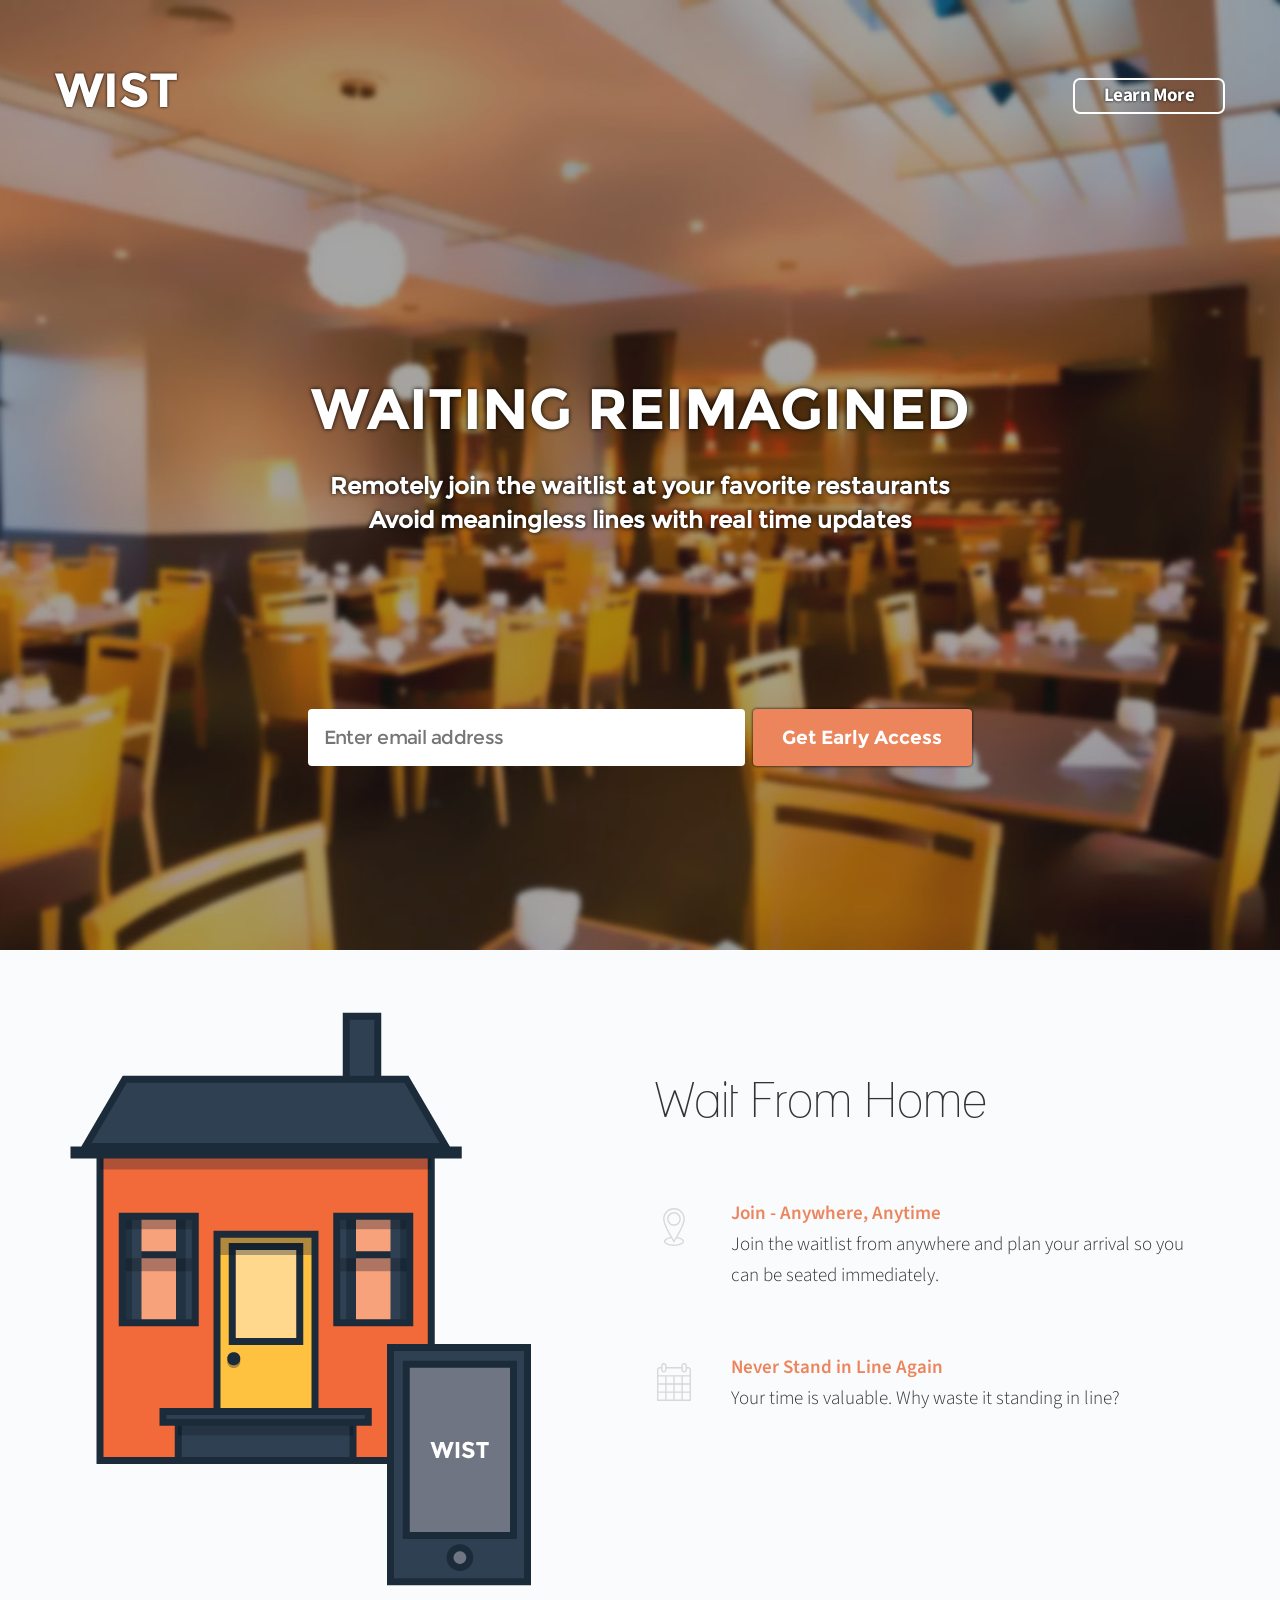
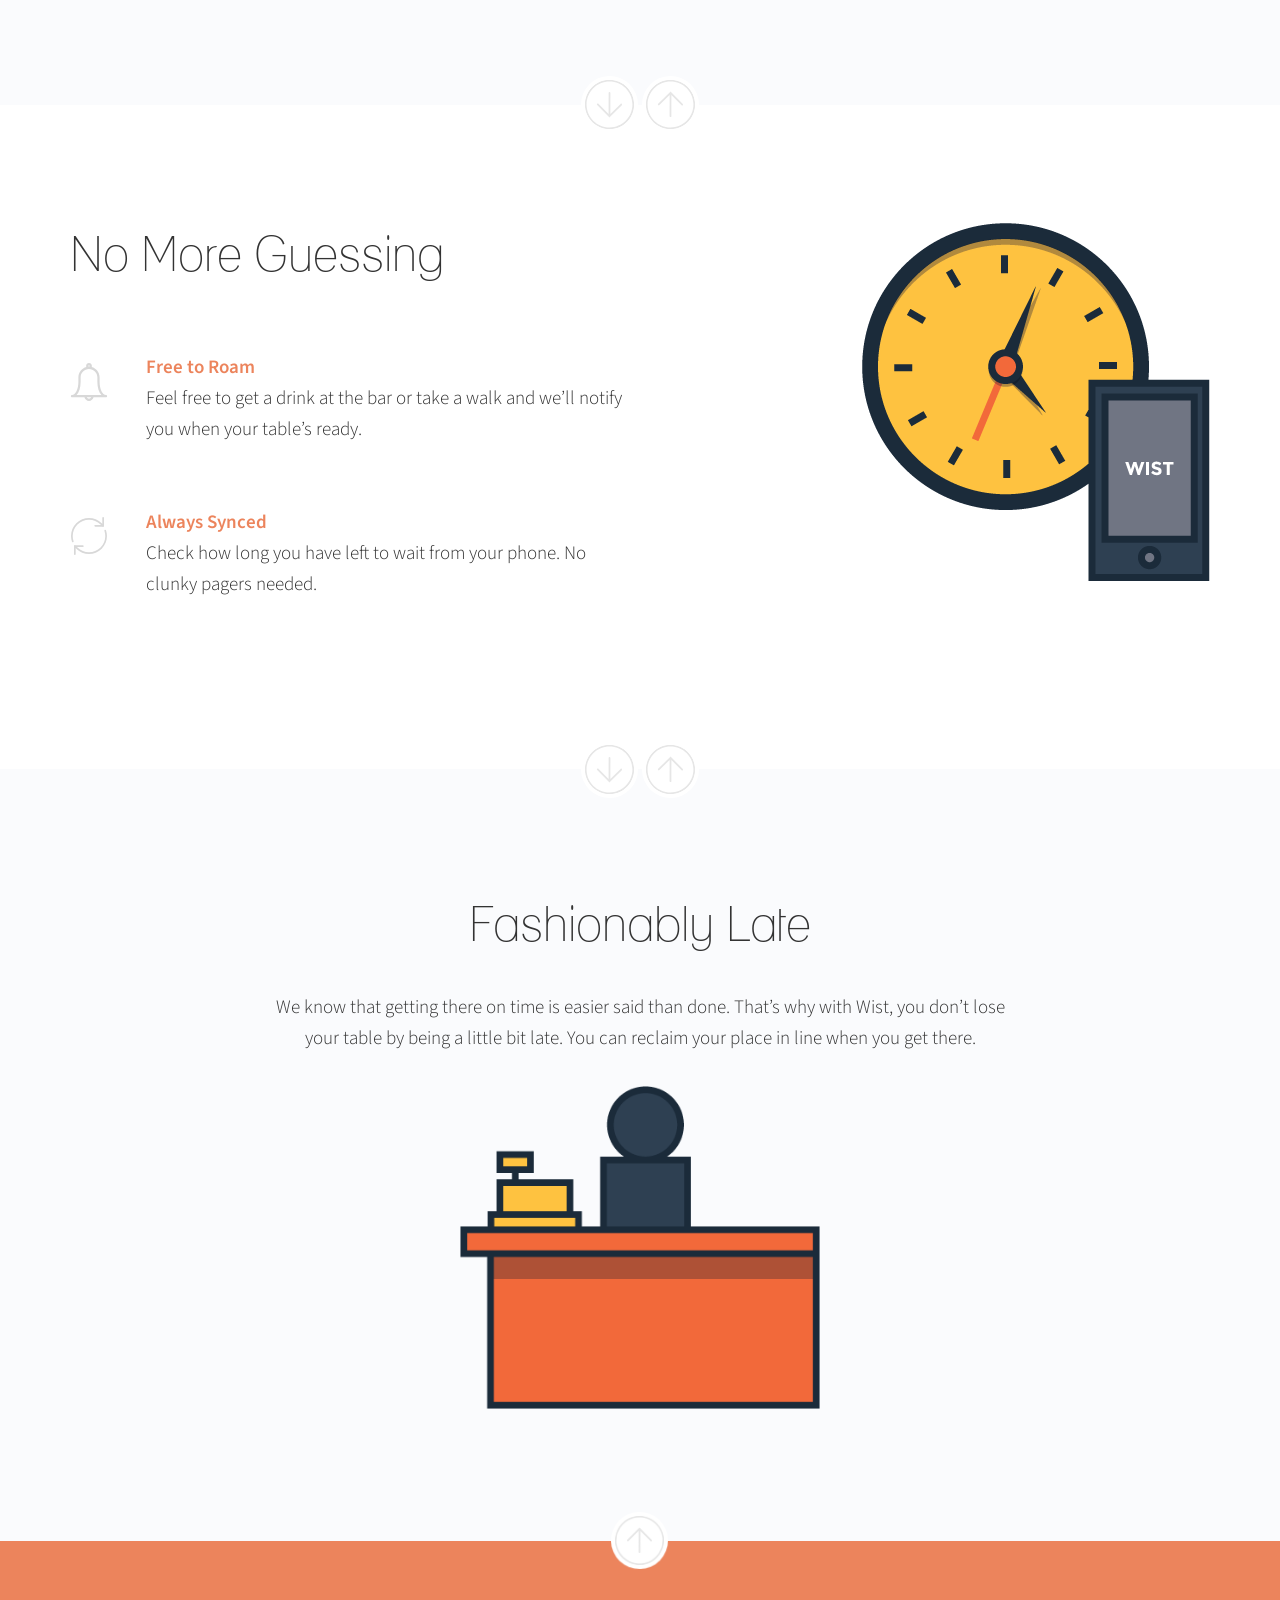
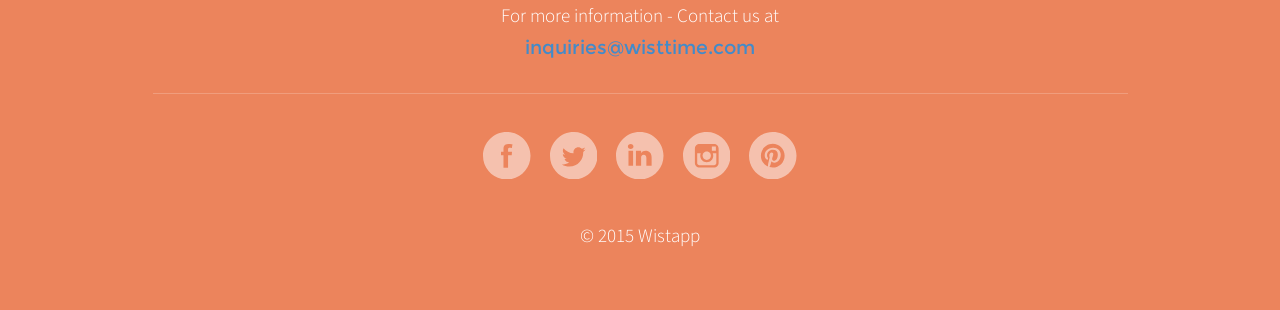
<file: index.html>
<!DOCTYPE html>
<html>
<head>
    <title>Wist</title>
    <meta http-equiv="Content-Type" content="text/html; charset=UTF-8"/>
    <meta name="viewport" content="width=device-width, initial-scale=1, maximum-scale=1">

    <!-- CSS Files comes here -->
    <link href="bower_components/toastr/toastr.css" rel="stylesheet"/>
    <link href="css/bootstrap.css" rel="stylesheet" media="screen">
    <link href="css/style.css" rel="stylesheet" media="screen">
    <link href="css/animate.css" rel="stylesheet" media="screen">
    <link href="css/owl.carousel.css" rel="stylesheet" media="screen">
    <link href="css/owl.theme.css" rel="stylesheet" media="screen">
    <link href="css/nivo-lightbox.css" rel="stylesheet" media="screen">
    <link href="css/nivo_lightbox_themes/default/default.css" rel="stylesheet" media="screen">
    <link href="css/colors/green.css" rel="stylesheet" media="screen">
    <link href="css/responsive.css" rel="stylesheet" media="screen">

    <!-- Google fonts -->
    <link href="http://fonts.googleapis.com/css?family=Source+Sans+Pro:200,300,400,600,700,900,200italic,300italic,400italic,600italic,700italic,900italic"
          rel="stylesheet" type="text/css">

    <!-- Modernizer and IE specyfic files -->
    <script src="js/modernizr.custom.js"></script>

    <!-- HTML5 shim and Respond.js IE8 support of HTML5 elements and media queries -->
    <!--[if lt IE 9]>
    <script src="js/html5shiv.js"></script>
    <script src="js/respond.min.js"></script>
    <![endif]-->

    <!--[if IE 9]>
    <link href="css/ie.css" rel="stylesheet" media="screen">
    <![endif]-->

    <!--[if IE 9]>
    <svg id="svg-source" height="0" version="1.1"
         xmlns="http://www.w3.org/2000/svg" style="position:absolute; margin-left: -100%"
         xmlns:xlink="http://www.w3.org/1999/xlink">
        <g id="ebay" data-iconmelon="Flat Social Icons:354f7b29e660310903078904a9b5e5e1">
            <g>
                <path d="M13.604,14.422c-1.639,0.042-1.58,1.704-1.58,1.704s-0.026,1.728,1.583,1.706
     c1.608-0.02,1.582-1.67,1.582-1.67S15.242,14.379,13.604,14.422z"></path>
                <path d="M8.484,14.405c-1.458,0.001-1.53,1.292-1.53,1.292h2.981C9.936,15.697,9.936,14.405,8.484,14.405z"></path>
                <path d="M18.809,16.232c0,0-1.64-0.052-1.575,0.82c0.06,0.818,1.083,0.817,1.083,0.817
     c1.837,0.023,1.649-1.639,1.649-1.639L18.809,16.232z"></path>
                <path d="M16,0C7.162,0,0,7.164,0,16s7.162,16,16,16c8.837,0,16-7.164,16-16S24.837,0,16,0z M13.818,18.521
     c-1.352,0-1.814-0.762-1.814-0.762l-0.043,0.604h-0.992c0.039-0.414,0.045-1.042,0.045-1.042l-0.003-1.019
     c-0.003,0.057-0.007,0.093-0.007,0.093H6.92c0,0,0.057,1.428,1.531,1.455c1.146,0.021,1.354-0.775,1.354-0.775l1.06-0.002
     c0,0-0.113,1.447-2.417,1.447c-2.682,0-2.558-2.307-2.558-2.307c-0.013-0.512,0.085-2.484,2.619-2.483
     c2.136,0,2.465,1.543,2.501,2.28l-0.014-4.074h1.021v2.548c0,0,0.549-0.762,1.822-0.754c1.274,0.007,2.456,0.868,2.428,2.413
     C16.238,17.688,15.171,18.521,13.818,18.521z M20.068,18.355l-0.043-0.63c-0.4,0.507-0.939,0.79-1.885,0.796
     c-0.944,0.005-2.152-0.417-1.945-1.77c0.175-1.139,2.043-1.197,2.577-1.2c0.296-0.001,1.184-0.004,1.184-0.004
     c0.005-0.625-0.184-1.133-1.219-1.152c-1.095-0.021-1.179,0.698-1.179,0.698H16.48c0.219-1.569,2.328-1.377,2.328-1.377
     c2.199,0.091,2.15,1.318,2.178,1.827c0.022,0.438,0.002,1.061,0,1.758c-0.003,0.696,0.021,1.049,0.021,1.049L20.068,18.355z
     M23.018,20.062h-1.146l0.907-1.712l-2.352-4.449h1.185l1.733,3.456l1.736-3.456h1.071L23.018,20.062z"></path>
            </g>
        </g>
        <g id="b" data-iconmelon="Flat Social Icons:25bf6c56b9833a92c1d58e3f602437d2">
            <path d="M16,0C7.162,0,0,7.164,0,16s7.162,16,16,16s16-7.164,16-16S24.838,0,16,0z M17.757,23.972h-3.531
     C10.842,23.972,8,21.135,8,17.75V9.444C8,8.655,8.654,8,9.444,8c0.787,0,1.443,0.657,1.443,1.444c0,2.768,0.004,5.537,0.004,8.306
     c0,1.822,1.512,3.334,3.334,3.334h3.531c1.815,0,3.335-1.52,3.335-3.334c0-1.823-1.513-3.335-3.335-3.335h-3.809
     c-0.79,0-1.444-0.654-1.444-1.444c0-0.787,0.657-1.444,1.444-1.444h3.809c3.402,0,6.223,2.821,6.223,6.223
     C23.98,21.138,21.146,23.972,17.757,23.972z"></path>
        </g>
        <g id="soundcloud" data-iconmelon="Flat Social Icons:6c8f53194176bd185d19145650a30c64">
            <path d="M16,0C7.162,0,0,7.164,0,16s7.162,16,16,16c8.837,0,16-7.164,16-16S24.837,0,16,0z M8.244,17.997
     C8.24,18.034,8.213,18.06,8.181,18.06c-0.034,0-0.06-0.026-0.063-0.062L8,17.123l0.117-0.888c0.004-0.037,0.029-0.063,0.063-0.063
     c0.032,0,0.06,0.025,0.063,0.062l0.14,0.889L8.244,17.997z M8.839,18.528c-0.005,0.038-0.032,0.064-0.067,0.064
     c-0.033,0-0.061-0.026-0.066-0.064l-0.156-1.405l0.156-1.438c0.006-0.036,0.033-0.064,0.066-0.064c0.035,0,0.062,0.027,0.068,0.064
     l0.178,1.438L8.839,18.528z M9.48,18.768c-0.004,0.044-0.038,0.077-0.079,0.077c-0.043,0-0.077-0.033-0.08-0.078l-0.149-1.644
     c0,0,0.149-1.703,0.149-1.705c0.003-0.045,0.037-0.078,0.08-0.078c0.041,0,0.075,0.033,0.079,0.078l0.17,1.705L9.48,18.768z
	 M10.129,18.818c-0.005,0.053-0.045,0.092-0.094,0.092c-0.05,0-0.09-0.039-0.095-0.092L9.8,17.123l0.141-1.752
     c0.005-0.053,0.045-0.092,0.095-0.092c0.049,0,0.089,0.039,0.094,0.092l0.159,1.752L10.129,18.818z M10.781,18.832
     c-0.005,0.061-0.051,0.105-0.107,0.105c-0.058,0-0.104-0.045-0.107-0.105l-0.134-1.709l0.134-1.625
     c0.003-0.06,0.05-0.105,0.107-0.105c0.057,0,0.103,0.045,0.107,0.105l0.151,1.625L10.781,18.832z M11.438,18.833L11.438,18.833
     c-0.003,0.066-0.057,0.12-0.121,0.12s-0.117-0.054-0.12-0.12l-0.125-1.708l0.125-2.645c0.003-0.067,0.056-0.119,0.12-0.119
     s0.118,0.052,0.121,0.119l0.143,2.645L11.438,18.833z M12.102,18.823L12.102,18.823c-0.004,0.073-0.062,0.132-0.135,0.132
     s-0.132-0.059-0.135-0.133l-0.117-1.697l0.117-3.249c0.003-0.074,0.062-0.132,0.135-0.132s0.131,0.058,0.135,0.132l0.132,3.249
     L12.102,18.823z M12.77,18.806L12.77,18.806c-0.004,0.082-0.068,0.146-0.148,0.146c-0.081,0-0.146-0.063-0.148-0.146l-0.109-1.681
     l0.109-3.52c0.003-0.082,0.067-0.146,0.148-0.146c0.08,0,0.145,0.064,0.148,0.146l0.123,3.52L12.77,18.806z M13.442,18.796
     L13.442,18.796c-0.003,0.089-0.073,0.159-0.162,0.159c-0.088,0-0.159-0.07-0.161-0.159l-0.102-1.671l0.102-3.638
     c0.002-0.091,0.073-0.161,0.161-0.161c0.089,0,0.159,0.07,0.162,0.161l0.114,3.638L13.442,18.796z M14.12,18.78L14.12,18.78
     c-0.002,0.097-0.079,0.175-0.175,0.175c-0.097,0-0.174-0.078-0.176-0.175l-0.093-1.655l0.093-3.545
     c0.002-0.098,0.079-0.175,0.176-0.175c0.096,0,0.173,0.077,0.175,0.175l0.104,3.545L14.12,18.78z M14.805,18.77v-0.002
     c-0.003,0.106-0.085,0.188-0.19,0.188c-0.104,0-0.187-0.082-0.188-0.187l-0.085-1.643l0.085-3.417
     c0.002-0.106,0.085-0.188,0.188-0.188c0.105,0,0.188,0.082,0.19,0.188l0.095,3.418L14.805,18.77z M15.493,18.759L15.493,18.759
     c-0.002,0.11-0.094,0.201-0.203,0.201c-0.11,0-0.201-0.091-0.203-0.201c0,0-0.077-1.631-0.077-1.634l0.077-4.064
     c0.002-0.11,0.093-0.201,0.203-0.201c0.109,0,0.201,0.091,0.203,0.201l0.085,4.066L15.493,18.759z M16.178,18.736v-0.002
     c-0.001,0.118-0.099,0.216-0.217,0.216c-0.117,0-0.215-0.098-0.217-0.214l-0.088-1.609l0.088-4.434
     c0.002-0.119,0.1-0.216,0.217-0.216c0.118,0,0.216,0.097,0.217,0.215l0.098,4.435L16.178,18.736z M22.032,18.964
     c-0.035,0-5.45-0.002-5.455-0.002c-0.118-0.013-0.212-0.113-0.214-0.233v-6.245c0.002-0.116,0.042-0.175,0.189-0.231
     c0.383-0.148,0.816-0.235,1.26-0.235c1.814,0,3.301,1.391,3.458,3.164c0.234-0.098,0.491-0.152,0.762-0.152
     c1.087,0,1.968,0.881,1.968,1.968C24,18.084,23.119,18.964,22.032,18.964z"></path>
        </g>
        <g id="windows" data-iconmelon="Flat Social Icons:3941bd36575288e9e4eb130100d5be0c">
            <path d="M16,0C7.162,0,0,7.164,0,16s7.162,16,16,16c8.837,0,16-7.164,16-16S24.837,0,16,0z M15.373,10.123
     l8.022-1.171v7.04l-8.022,0.064V10.123z M8.597,21.748l0-5.049l6.043,0.04l0.005,5.841L8.597,21.748z M8.598,16.102l-0.006-5.047
     l6.05-0.824l0.003,5.836L8.598,16.102z M23.395,23.803l-8.022-1.133l-0.011-5.889l8.036,0.013L23.395,23.803z"></path>
        </g>
        <g id="vimeo" data-iconmelon="Flat Social Icons:83b39399dd43284c7bd751c96417d026">
            <path d="M16,0.001C7.165,0.001,0,7.164,0,16s7.165,15.999,16,15.999c8.836,0,16-7.163,16-15.999
     S24.836,0.001,16,0.001z M23.99,12.66c-0.07,1.555-1.159,3.682-3.26,6.381c-2.175,2.822-4.018,4.232-5.524,4.232
     c-0.932,0-1.721-0.858-2.365-2.58c-0.432-1.579-0.861-3.158-1.292-4.734c-0.48-1.721-0.994-2.582-1.542-2.582
     c-0.12,0-0.537,0.251-1.255,0.755L8,13.161c0.788-0.69,1.565-1.385,2.332-2.077c1.05-0.91,1.839-1.386,2.366-1.436
     c1.241-0.121,2.007,0.729,2.296,2.545c0.308,1.961,0.524,3.18,0.644,3.659c0.359,1.625,0.752,2.436,1.183,2.436
     c0.333,0,0.836-0.524,1.505-1.575c0.67-1.053,1.027-1.853,1.076-2.404c0.096-0.908-0.262-1.36-1.076-1.36
     c-0.382,0-0.777,0.081-1.183,0.251c0.79-2.559,2.296-3.802,4.519-3.729C23.31,9.517,24.087,10.582,23.99,12.66z"></path>
        </g>
        <g id="google-plus" data-iconmelon="Flat Social Icons:3769f7aef24d6a2de99b5c893b5d0bdb">
            <g>
                <path d="M15.765,11.719c-0.22-1.677-1.434-3.021-2.71-3.06s-2.133,1.244-1.912,2.922
     c0.22,1.676,1.434,3.065,2.71,3.104C15.129,14.723,15.985,13.395,15.765,11.719z"></path>
                <path d="M16,0C7.164,0,0,7.164,0,16s7.164,16,16,16s16-7.164,16-16S24.837,0,16,0z M13.363,23.958
     c-2.751,0-5.073-1.119-5.073-2.909c0-1.817,2.118-3.57,4.87-3.57c0.299,0,0.574-0.008,0.859-0.008
     c-0.376-0.366-0.675-0.815-0.675-1.369c0-0.327,0.105-0.646,0.252-0.925c-0.149,0.01-0.302,0.013-0.459,0.013
     c-2.26,0-3.774-1.607-3.774-3.6c0-1.949,2.091-3.632,4.312-3.632h4.956l-1.109,0.801h-1.571c1.042,0.401,1.598,1.616,1.598,2.862
     c0,1.047-0.581,1.947-1.4,2.588c-0.799,0.624-0.951,0.885-0.951,1.418c0,0.453,0.855,1.224,1.304,1.541
     c1.31,0.925,1.733,1.785,1.733,3.22C18.233,22.178,16.5,23.958,13.363,23.958z M23.709,16.384H21.78v1.93h-1.552v-1.93h-1.929
     v-1.553h1.929v-1.929h1.552v1.929h1.929V16.384z"></path>
                <path d="M14.917,18.137c-0.375-0.121-0.79-0.193-1.233-0.197c-1.902-0.021-3.606,1.159-3.606,2.577
     c0,1.445,1.374,2.648,3.276,2.648c2.674,0,3.605-1.129,3.605-2.575c0-0.175-0.021-0.345-0.061-0.511
     C16.689,19.261,15.948,18.855,14.917,18.137z"></path>
            </g>
        </g>
        <g id="android" data-iconmelon="Flat Social Icons:9afbe295969488fec44af206c92c8225">
            <g>
                <circle cx="18.115" cy="10.789" r="0.464"></circle>
                <circle cx="14.399" cy="10.789" r="0.464"></circle>
                <path d="M16,0C7.162,0,0,7.164,0,16s7.162,16,16,16c8.837,0,16-7.164,16-16S24.837,0,16,0z M11.303,18.014
     c0,0.513-0.416,0.93-0.929,0.93c-0.514,0-0.93-0.417-0.93-0.93v-3.975c0-0.512,0.416-0.928,0.93-0.928
     c0.513,0,0.929,0.416,0.929,0.928V18.014z M20.593,13.883v0.631v5.41c0,0.541-0.439,0.98-0.98,0.98h-0.708
     c0.023,0.082,0.037,0.169,0.037,0.259v0.052v0.309v1.6c0,0.514-0.416,0.93-0.93,0.93c-0.513,0-0.929-0.416-0.929-0.93v-1.6v-0.309
     v-0.052c0-0.09,0.013-0.177,0.037-0.259h-1.726c0.023,0.082,0.038,0.169,0.038,0.259v0.052v0.309v1.6
     c0,0.514-0.417,0.93-0.931,0.93c-0.512,0-0.928-0.416-0.928-0.93v-1.6v-0.309v-0.052c0-0.09,0.013-0.177,0.036-0.259h-0.707
     c-0.541,0-0.981-0.439-0.981-0.98v-5.41v-0.631v-0.771h0.067h8.536h0.067V13.883z M11.922,12.492c0-1.328,0.89-2.487,2.204-3.1
     l-0.175-0.262l-0.173-0.258l-0.386-0.579c-0.047-0.071-0.027-0.167,0.043-0.215c0.072-0.048,0.168-0.027,0.215,0.043l0.415,0.621
     l0.174,0.261l0.176,0.265c0.56-0.217,1.185-0.339,1.843-0.339S17.54,9.052,18.1,9.269l0.176-0.265l0.175-0.261l0.414-0.621
     c0.047-0.071,0.144-0.091,0.214-0.043c0.072,0.048,0.092,0.144,0.044,0.215l-0.386,0.579l-0.173,0.258L18.39,9.393
     c1.313,0.612,2.203,1.771,2.203,3.1H11.922z M23.07,18.014c0,0.513-0.416,0.93-0.929,0.93c-0.514,0-0.93-0.417-0.93-0.93v-3.975
     c0-0.512,0.416-0.928,0.93-0.928c0.513,0,0.929,0.416,0.929,0.928V18.014z"></path>
            </g>
        </g>
        <g id="skype" data-iconmelon="Flat Social Icons:13ef86601b5a3b71b5cc4961921a89c3">
            <g>
                <path d="M19.363,15.777c-0.359-0.234-0.797-0.434-1.306-0.597c-0.501-0.16-1.069-0.309-1.688-0.441
     c-0.487-0.113-0.845-0.2-1.056-0.259c-0.207-0.057-0.413-0.138-0.614-0.238c-0.193-0.098-0.347-0.212-0.455-0.346
     c-0.103-0.125-0.152-0.271-0.152-0.444c0-0.283,0.154-0.522,0.474-0.731c0.329-0.217,0.775-0.325,1.321-0.325
     c0.59,0,1.019,0.097,1.275,0.294c0.264,0.2,0.494,0.484,0.685,0.847c0.164,0.283,0.313,0.479,0.455,0.606
     c0.154,0.135,0.374,0.205,0.657,0.205c0.311,0,0.575-0.11,0.784-0.328c0.208-0.216,0.312-0.463,0.312-0.737
     c0-0.282-0.08-0.575-0.238-0.87c-0.156-0.291-0.406-0.571-0.742-0.833c-0.333-0.261-0.758-0.472-1.261-0.628
     c-0.5-0.155-1.099-0.235-1.78-0.235c-0.853,0-1.606,0.119-2.239,0.354c-0.642,0.236-1.14,0.583-1.481,1.028
     c-0.344,0.447-0.519,0.968-0.519,1.543c0,0.606,0.167,1.119,0.494,1.531c0.323,0.402,0.764,0.726,1.312,0.959
     c0.535,0.228,1.208,0.428,2,0.597c0.582,0.123,1.053,0.241,1.4,0.348c0.332,0.104,0.605,0.255,0.813,0.45
     c0.198,0.186,0.295,0.422,0.295,0.724c0,0.38-0.185,0.692-0.565,0.952c-0.389,0.266-0.905,0.4-1.537,0.4
     c-0.458,0-0.831-0.066-1.108-0.197c-0.273-0.13-0.489-0.297-0.64-0.496c-0.156-0.205-0.303-0.467-0.438-0.777
     c-0.123-0.283-0.272-0.504-0.448-0.653c-0.184-0.154-0.409-0.233-0.672-0.233c-0.32,0-0.588,0.099-0.797,0.297
     c-0.21,0.198-0.317,0.44-0.317,0.719c0,0.449,0.164,0.914,0.487,1.38c0.321,0.464,0.744,0.838,1.257,1.115
     c0.718,0.381,1.637,0.573,2.732,0.573c0.913,0,1.716-0.141,2.385-0.42c0.676-0.281,1.198-0.677,1.551-1.177
     c0.354-0.499,0.533-1.073,0.533-1.701c0-0.526-0.104-0.979-0.31-1.345C20.019,16.319,19.729,16.015,19.363,15.777z"></path>
                <path d="M16,0C7.162,0,0,7.164,0,16s7.162,16,16,16c8.837,0,16-7.164,16-16S24.837,0,16,0z M19.575,24.114
     c-0.757,0-1.469-0.19-2.093-0.526c-0.453,0.085-0.919,0.129-1.396,0.129c-4.216,0-7.632-3.416-7.632-7.633
     c0-0.523,0.053-1.037,0.154-1.533C8.223,13.894,8,13.129,8,12.312c0-2.444,1.981-4.427,4.426-4.427c0.866,0,1.673,0.25,2.354,0.681
     c0.425-0.074,0.86-0.112,1.306-0.112c4.215,0,7.631,3.417,7.631,7.63c0,0.563-0.061,1.11-0.176,1.64
     C23.835,18.315,24,18.982,24,19.688C24,22.133,22.02,24.114,19.575,24.114z"></path>
            </g>
        </g>
        <g id="paypal" data-iconmelon="Flat Social Icons:9f15f1d1ce84593b915b560c621b1454">
            <g>
                <path d="M18.877,11.635c-0.28-0.198-0.628-0.317-1.026-0.317h-2.305l-0.077,0.317l-0.935,4.008h2.208
     c0.491,0,0.98-0.164,1.407-0.431c0.166-0.104,0.325-0.225,0.467-0.357c0.394-0.376,0.692-0.852,0.82-1.374
     C19.656,12.692,19.399,12.014,18.877,11.635z"></path>
                <path d="M16,0C7.162,0,0,7.164,0,16s7.162,16,16,16c8.837,0,16-7.164,16-16S24.837,0,16,0z M23.857,13.48
     c-0.285,1.277-0.871,2.342-1.664,3.175c-1.218,1.269-2.936,1.979-4.847,2.011c-0.041,0-0.082,0.006-0.118,0.006H13.86l-1.15,5.23
     H8.001l3.555-15.805h8.022c1.489,0,3.125,0.672,3.926,2.098c0.275,0.49,0.454,1.068,0.491,1.74
     C24.018,12.403,23.976,12.92,23.857,13.48z"></path>
            </g>
        </g>
        <g id="linkedin" data-iconmelon="Flat Social Icons:01c61d24a0a5319e0d4efae034e4824a">
            <path d="M16,0C7.163,0,0,7.164,0,16s7.163,16,16,16c8.838,0,16-7.164,16-16S24.838,0,16,0z M11.522,22.691H8.403
     v-9.98h3.119V22.691z M9.883,11.463H9.86c-1.129,0-1.86-0.764-1.86-1.73C8,8.748,8.754,8,9.905,8c1.15,0,1.857,0.746,1.88,1.73
     C11.785,10.697,11.056,11.463,9.883,11.463z M24,22.691h-3.537v-5.164c0-1.353-0.552-2.275-1.77-2.275
     c-0.93,0-1.446,0.623-1.688,1.224c-0.09,0.216-0.075,0.515-0.075,0.816v5.399h-3.504c0,0,0.046-9.148,0-9.98h3.504v1.566
     c0.207-0.685,1.326-1.662,3.112-1.662c2.216,0,3.958,1.436,3.958,4.527V22.691z"></path>
        </g>
        <g id="devianart" data-iconmelon="Flat Social Icons:46e814bc28b3e6125ba2e8850d754d53">
            <g>
                <path d="M10.458,17.99l2.447-0.659L11.81,15.09C9.75,16.428,10.458,17.99,10.458,17.99z"></path>
                <path d="M16,0C7.162,0,0,7.164,0,16s7.162,16,16,16c8.837,0,16-7.164,16-16S24.837,0,16,0z M16.667,18.058
     l-1.698-3.448c0.819-0.139,1.588-0.1,2.264,0.025l0.718,1.334l2.493-0.674c0,0-3.024-2.128-6.647-1.086l2.019,4.096l-7.344,2.114
     c0,0-2.133-4.688,2.681-6.675L10.22,11.84l2.283-0.259l0.771,1.563c0.046-0.007,0.087-0.019,0.133-0.026
     C21.34,11.769,24,15.945,24,15.945L16.667,18.058z"></path>
            </g>
        </g>
        <g id="pinterest" data-iconmelon="Flat Social Icons:c197dd39ae48df54f39a4cb022bbc80e">
            <path d="M16,0C7.164,0,0,7.164,0,16c0,8.837,7.164,16,16,16c8.837,0,16-7.163,16-16C32,7.164,24.837,0,16,0z
	 M16,23.957c-0.788,0-1.548-0.115-2.267-0.328c0.303-0.479,0.636-1.098,0.805-1.713c0.098-0.356,0.563-2.199,0.563-2.199
     c0.278,0.53,1.09,0.997,1.954,0.997c2.572,0,4.317-2.344,4.317-5.482c0-2.372-2.01-4.584-5.065-4.584
     c-3.801,0-5.717,2.727-5.717,4.999c0,1.375,0.521,2.599,1.639,3.057c0.183,0.074,0.347,0.002,0.4-0.201
     c0.037-0.141,0.125-0.496,0.163-0.642c0.053-0.201,0.033-0.271-0.115-0.446c-0.322-0.381-0.527-0.872-0.527-1.569
     c0-2.021,1.512-3.83,3.938-3.83c2.147,0,3.328,1.312,3.328,3.065c0,2.307-1.021,4.253-2.537,4.253c-0.837,0-1.463-0.692-1.262-1.542
     c0.24-1.012,0.707-2.106,0.707-2.838c0-0.654-0.352-1.201-1.079-1.201c-0.855,0-1.543,0.885-1.543,2.071
     c0,0.755,0.255,1.266,0.255,1.266s-0.875,3.71-1.029,4.358c-0.143,0.608-0.162,1.279-0.139,1.838C9.97,22.048,8,19.233,8,15.958
     c0-4.419,3.583-8,8-8s8,3.581,8,8C24,20.376,20.418,23.957,16,23.957z"></path>
        </g>
        <g id="instagram" data-iconmelon="Flat Social Icons:39303518cc8a9ce85bae15b2e6037450">
            <g>
                <polygon
                        points="22.15,12.555 22.15,10.196 22.15,9.843 21.797,9.845 19.438,9.852 19.447,12.564 	"></polygon>
                <path d="M16.002,18.815c1.553,0,2.816-1.263,2.816-2.815c0-0.614-0.199-1.18-0.533-1.643
     c-0.512-0.709-1.344-1.174-2.283-1.174s-1.771,0.465-2.283,1.174c-0.333,0.463-0.533,1.029-0.533,1.643
     C13.186,17.553,14.449,18.815,16.002,18.815z"></path>
                <path d="M16,0C7.162,0,0,7.164,0,16s7.162,16,16,16c8.837,0,16-7.164,16-16S24.837,0,16,0z M24.002,14.357v6.55
     c0,1.705-1.388,3.092-3.093,3.092h-9.815c-1.705,0-3.092-1.387-3.092-3.092v-6.55v-3.265C8.002,9.387,9.389,8,11.094,8h9.815
     c1.705,0,3.093,1.387,3.093,3.092V14.357z"></path>
                <path d="M20.377,16c0,2.413-1.963,4.375-4.375,4.375S11.627,18.413,11.627,16c0-0.581,0.116-1.135,0.322-1.643
     H9.561v6.55c0,0.846,0.688,1.533,1.533,1.533h9.815c0.847,0,1.534-0.687,1.534-1.533v-6.55h-2.389
     C20.26,14.865,20.377,15.419,20.377,16z"></path>
            </g>
        </g>
        <g id="flickr" data-iconmelon="Flat Social Icons:cdef6e95be364ec0c79e47e1545c9a1d">
            <path d="M16.001,0.001C7.164,0.001,0,7.164,0,16s7.164,15.999,16.001,15.999C24.836,31.999,32,24.836,32,16
     S24.836,0.001,16.001,0.001z M11.523,19.523C9.577,19.523,8,17.945,8,16c0-1.945,1.577-3.523,3.522-3.523
     c1.95,0,3.526,1.578,3.526,3.523C15.048,17.945,13.472,19.523,11.523,19.523z M20.477,19.523c-1.947,0-3.524-1.577-3.524-3.523
     s1.577-3.524,3.524-3.524C22.422,12.476,24,14.054,24,16S22.422,19.523,20.477,19.523z"></path>
        </g>
        <g id="google-drive" data-iconmelon="Flat Social Icons:9b4967612fb8f447ddfb18c76b84ad3f">
            <path d="M16,0C7.162,0,0,7.164,0,16s7.162,16,16,16c8.837,0,16-7.164,16-16S24.837,0,16,0z M10.376,22.584l-0.133-0.229
     l-2.198-3.771L8,18.508l0.045-0.076L13.1,9.677l0.131-0.228l0.132,0.227l2.199,3.771l0.045,0.077l-0.045,0.077l-5.054,8.754
     L10.376,22.584z M23.869,19.162l-2.168,3.789l-0.044,0.076h-0.089H11.46h-0.264l0.131-0.229l2.167-3.789l0.044-0.076h0.089h10.109
     H24L23.869,19.162z M23.736,18.033l-4.365,0.019h-0.088l-0.045-0.077L14.184,9.22l-0.131-0.228l0.263-0.001l4.366-0.018h0.088
     l0.045,0.077l5.055,8.755L24,18.032L23.736,18.033z"></path>
        </g>
        <g id="behance" data-iconmelon="Flat Social Icons:2cfaa5f08f9411971991c5776a62bc9c">
            <g>
                <path d="M13.422,14.585c0.267-0.164,0.402-0.454,0.402-0.868c0-0.461-0.177-0.765-0.531-0.914
     c-0.306-0.103-0.695-0.154-1.168-0.154H9.972v2.182h2.404C12.804,14.831,13.153,14.748,13.422,14.585z"></path>
                <path d="M20.369,14.89c-0.489,0-0.871,0.139-1.141,0.417c-0.271,0.279-0.44,0.656-0.51,1.132h3.295
     c-0.035-0.507-0.206-0.892-0.509-1.156C21.198,15.021,20.82,14.89,20.369,14.89z"></path>
                <path d="M13.395,16.634c-0.235-0.107-0.565-0.164-0.988-0.167H9.972v2.637h2.4c0.429,0,0.764-0.058,1.001-0.174
     c0.435-0.216,0.65-0.627,0.65-1.234C14.024,17.18,13.815,16.827,13.395,16.634z"></path>
                <path d="M16,0C7.163,0,0,7.164,0,16c0,8.836,7.163,16,16,16s16-7.164,16-16C32,7.164,24.837,0,16,0z M18.224,11.393
     h4.237v1.23h-4.237V11.393z M15.669,19.412c-0.187,0.308-0.42,0.568-0.7,0.778c-0.315,0.242-0.686,0.407-1.116,0.497
     c-0.43,0.089-0.895,0.133-1.397,0.133H8v-9.888h4.778c1.206,0.018,2.06,0.369,2.563,1.054c0.301,0.421,0.453,0.923,0.453,1.509
     c0,0.603-0.151,1.089-0.456,1.456c-0.172,0.206-0.423,0.394-0.755,0.563c0.504,0.185,0.885,0.475,1.143,0.873
     c0.256,0.397,0.385,0.88,0.385,1.449C16.11,18.421,15.964,18.947,15.669,19.412z M23.998,17.701h-5.327
     c0.031,0.733,0.284,1.248,0.766,1.542c0.292,0.184,0.643,0.275,1.054,0.275c0.434,0,0.789-0.111,1.061-0.335
     c0.149-0.121,0.281-0.289,0.394-0.503h1.952c-0.051,0.433-0.289,0.874-0.708,1.323c-0.655,0.71-1.572,1.065-2.75,1.065
     c-0.974,0-1.833-0.299-2.575-0.899c-0.746-0.6-1.116-1.576-1.116-2.926c0-1.268,0.335-2.239,1.006-2.916
     c0.672-0.675,1.543-1.014,2.614-1.014c0.637,0,1.21,0.114,1.72,0.343c0.511,0.228,0.931,0.589,1.262,1.082
     c0.302,0.434,0.496,0.938,0.584,1.511C23.986,16.585,24.007,17.07,23.998,17.701z"></path>
            </g>
        </g>
        <g id="dribbble" data-iconmelon="Flat Social Icons:5b9fc91059c3a0d20aa278a84f56f35d">
            <g>
                <path d="M16.473,16.053c0.09-0.029,0.178-0.056,0.269-0.082c-0.171-0.389-0.358-0.778-0.554-1.161
     c-3.518,1.052-6.895,0.976-7.015,0.974C9.17,15.855,9.168,15.927,9.168,16c0,1.755,0.662,3.355,1.75,4.566
     c0-0.001-0.002-0.003-0.002-0.003S12.785,17.245,16.473,16.053z"></path>
                <path d="M15.621,13.757c-1.182-2.102-2.445-3.815-2.537-3.937c-1.905,0.9-3.326,2.655-3.771,4.771
     C9.494,14.595,12.342,14.629,15.621,13.757z"></path>
                <path d="M14.363,9.366c-0.008,0.003-0.016,0.003-0.022,0.006c0.013-0.003,0.021-0.004,0.021-0.004
     S14.363,9.367,14.363,9.366z"></path>
                <path d="M20.513,10.873C19.309,9.812,17.729,9.167,16,9.167c-0.555,0-1.094,0.068-1.61,0.193
     c0.103,0.136,1.386,1.84,2.553,3.986C19.522,12.38,20.495,10.899,20.513,10.873z"></path>
                <path d="M11.801,21.386l0.001-0.002c-0.051-0.04-0.104-0.076-0.154-0.117
     C11.737,21.339,11.801,21.386,11.801,21.386z"></path>
                <path d="M16,0C7.162,0,0,7.164,0,16c0,8.836,7.162,16,16,16c8.837,0,16-7.164,16-16C32,7.164,24.837,0,16,0z
     M23.836,17.611c-0.104,0.514-0.262,1.021-0.466,1.503c-0.2,0.474-0.448,0.933-0.737,1.36c-0.286,0.423-0.615,0.821-0.977,1.183
     c-0.361,0.361-0.76,0.689-1.184,0.976c-0.427,0.289-0.885,0.538-1.358,0.738c-0.483,0.205-0.99,0.361-1.504,0.466
     C17.084,23.946,16.542,24,16,24s-1.084-0.055-1.611-0.164c-0.515-0.105-1.02-0.261-1.503-0.466c-0.474-0.2-0.932-0.449-1.36-0.738
     c-0.423-0.286-0.82-0.614-1.183-0.976c-0.362-0.362-0.69-0.76-0.976-1.183c-0.289-0.427-0.539-0.886-0.738-1.36
     c-0.204-0.482-0.361-0.989-0.467-1.503C8.055,17.085,8,16.542,8,16c0-0.542,0.055-1.084,0.162-1.61
     c0.105-0.514,0.263-1.021,0.467-1.504c0.199-0.475,0.449-0.932,0.738-1.359c0.285-0.423,0.613-0.822,0.976-1.183
     c0.362-0.362,0.76-0.691,1.183-0.977c0.429-0.29,0.887-0.538,1.36-0.738c0.483-0.204,0.988-0.362,1.503-0.466
     C14.916,8.055,15.458,8,16,8s1.084,0.055,1.61,0.164c0.514,0.104,1.021,0.262,1.504,0.466c0.474,0.201,0.932,0.448,1.358,0.738
     c0.424,0.286,0.822,0.614,1.184,0.977c0.361,0.361,0.69,0.76,0.977,1.183c0.289,0.427,0.537,0.884,0.737,1.359
     c0.204,0.483,0.361,0.99,0.466,1.504C23.945,14.915,24,15.458,24,16C24,16.542,23.945,17.085,23.836,17.611z"></path>
                <path d="M17.162,17.118c-4.035,1.405-5.35,4.241-5.36,4.266c1.159,0.905,2.614,1.449,4.198,1.449
     c0.946,0,1.848-0.193,2.667-0.542c-0.101-0.597-0.498-2.689-1.46-5.188C17.192,17.108,17.178,17.112,17.162,17.118z"></path>
                <path d="M17.47,14.364c0.158,0.326,0.312,0.657,0.454,0.991c0.051,0.118,0.1,0.236,0.146,0.353
     c2.349-0.295,4.66,0.202,4.76,0.224c-0.018-1.621-0.596-3.107-1.555-4.271C21.262,11.679,20.167,13.263,17.47,14.364z"></path>
                <path d="M18.488,16.786c0.896,2.463,1.26,4.468,1.329,4.88c1.534-1.036,2.624-2.678,2.928-4.582
     C22.604,17.039,20.692,16.434,18.488,16.786z"></path>
            </g>
        </g>
        <g id="dropbox" data-iconmelon="Flat Social Icons:a57142a646219e495b85f185ff6a4cec">
            <g>
                <polygon points="11.254,14.239 16,17.169 20.746,14.239 16,11.31 	"></polygon>
                <path d="M16,0C7.162,0,0,7.164,0,16c0,8.836,7.162,16,16,16c8.837,0,16-7.164,16-16C32,7.164,24.837,0,16,0z
     M20.727,20.61l-4.716,2.826l-4.717-2.826v-1.035l1.414,0.922l3.303-2.739l3.303,2.739l1.413-0.922V20.61z M24,16.843l-4.707,3.071
     L16,17.169l-3.293,2.746L8,16.843l3.254-2.604L8,11.633l4.707-3.069L16,11.31l3.293-2.746L24,11.633l-3.254,2.606L24,16.843z"></path>
            </g>
        </g>
        <g id="tumblr" data-iconmelon="Flat Social Icons:24bf431e88e63578da6132535013e512">
            <path d="M16,0.001C7.163,0.001,0,7.164,0,16c0,8.836,7.163,16,16,16s16-7.164,16-16C32,7.164,24.837,0.001,16,0.001z
	 M20.501,23.128c-0.685,0.32-1.303,0.547-1.857,0.676C18.089,23.936,17.49,24,16.846,24c-0.731,0-1.379-0.093-1.939-0.276
     c-0.562-0.187-1.042-0.448-1.438-0.791c-0.396-0.342-0.673-0.707-0.825-1.091c-0.153-0.385-0.229-0.943-0.229-1.675v-5.611h-1.77
     v-2.264c0.63-0.205,1.167-0.498,1.615-0.878c0.448-0.381,0.809-0.839,1.079-1.374C13.608,9.506,13.796,8.825,13.898,8h2.275v4.044
     h3.796v2.511h-3.796v4.103c0,0.928,0.049,1.523,0.146,1.786c0.098,0.265,0.28,0.475,0.55,0.632c0.353,0.212,0.757,0.317,1.213,0.317
     c0.811,0,1.615-0.264,2.418-0.791V23.128z"></path>
        </g>
        <g id="wordpress" data-iconmelon="Flat Social Icons:8982a6e065298d42a98bf7a0e7a8e880">
            <path d="M16,0C7.162,0,0,7.163,0,16s7.162,16,16,16c8.837,0,16-7.164,16-16S24.837,0,16,0z M8,16
     c0-1.161,0.249-2.261,0.693-3.257l3.816,10.456C9.841,21.904,8,19.166,8,16z M16.001,24.001c-0.787,0-1.544-0.114-2.26-0.325
     l2.401-6.976l2.458,6.737c0.016,0.039,0.036,0.075,0.057,0.109C17.826,23.84,16.933,24.001,16.001,24.001z M17.104,12.249
     c0.482-0.025,0.915-0.076,0.915-0.076c0.431-0.053,0.38-0.685-0.05-0.66c0,0-1.297,0.103-2.133,0.103
     c-0.786,0-2.107-0.103-2.107-0.103c-0.431-0.024-0.482,0.634-0.051,0.66c0,0,0.408,0.05,0.839,0.076l1.247,3.415l-1.751,5.25
     l-2.914-8.665c0.482-0.025,0.915-0.076,0.915-0.076c0.432-0.053,0.38-0.685-0.05-0.66c0,0-1.295,0.103-2.132,0.103
     c-0.15,0-0.326-0.005-0.515-0.01c1.43-2.172,3.888-3.607,6.685-3.607c2.083,0,3.979,0.797,5.402,2.101
     c-0.035-0.002-0.069-0.007-0.103-0.007c-0.787,0-1.343,0.685-1.343,1.42c0,0.66,0.38,1.217,0.785,1.876
     c0.304,0.532,0.66,1.217,0.66,2.207c0,0.686-0.204,1.546-0.608,2.586l-0.798,2.666L17.104,12.249z M20.024,22.915l2.443-7.064
     c0.457-1.142,0.609-2.054,0.609-2.865c0-0.295-0.02-0.568-0.055-0.824C23.646,13.302,24,14.608,24,16
     C24,18.952,22.401,21.528,20.024,22.915z"></path>
        </g>
        <g id="youtube" data-iconmelon="Flat Social Icons:f9e142e4c73e16cac7c3691b8694eec7">
            <g>
                <path d="M15.032,20.878c-0.064,0.081-0.137,0.145-0.225,0.194c-0.081,0.056-0.146,0.08-0.202,0.08
     c-0.065,0-0.121-0.016-0.146-0.056c-0.033-0.04-0.049-0.105-0.049-0.185v-2.807h-0.726v3.056c0,0.218,0.04,0.379,0.121,0.484
     c0.089,0.113,0.218,0.169,0.387,0.169c0.138,0,0.275-0.04,0.42-0.121c0.145-0.073,0.29-0.187,0.419-0.339v0.403h0.733v-3.653
     h-0.733V20.878z"></path>
                <path d="M17.701,18.064c-0.113,0-0.226,0.032-0.339,0.088c-0.112,0.057-0.217,0.146-0.313,0.25v-1.588h-0.734v4.943
     h0.734v-0.282c0.097,0.113,0.201,0.193,0.313,0.25c0.113,0.056,0.234,0.08,0.38,0.08c0.217,0,0.387-0.072,0.499-0.209
     c0.113-0.137,0.169-0.338,0.169-0.597v-2.024c0-0.299-0.064-0.524-0.186-0.678C18.104,18.145,17.927,18.064,17.701,18.064z
     M17.661,20.902c0,0.121-0.025,0.202-0.065,0.25c-0.04,0.057-0.104,0.082-0.201,0.082c-0.057,0-0.113-0.017-0.169-0.041
     c-0.057-0.024-0.121-0.073-0.177-0.129V18.79c0.048-0.049,0.104-0.089,0.153-0.113c0.048-0.024,0.104-0.032,0.153-0.032
     c0.097,0,0.178,0.032,0.226,0.097c0.056,0.065,0.081,0.153,0.081,0.275V20.902z"></path>
                <path d="M15.887,14.023c0.113,0,0.202-0.032,0.266-0.097c0.065-0.064,0.097-0.145,0.097-0.25v-2.194
     c0-0.088-0.032-0.161-0.097-0.209c-0.072-0.057-0.161-0.081-0.266-0.081c-0.097,0-0.186,0.024-0.242,0.081
     c-0.064,0.048-0.097,0.121-0.097,0.209v2.194c0,0.104,0.033,0.193,0.089,0.25C15.693,13.992,15.782,14.023,15.887,14.023z"></path>
                <polygon points="10.838,17.531 11.685,17.531 11.685,21.757 12.508,21.757 12.508,17.531 13.363,17.531
     13.363,16.814 10.838,16.814 	"></polygon>
                <path d="M16.001,0C7.165,0,0,7.164,0,16c0,8.836,7.165,16,16.001,16C24.837,32,32,24.836,32,16
     C32,7.164,24.837,0,16.001,0z M17.749,10.596h0.823v3.082c0,0.097,0.016,0.161,0.057,0.209c0.032,0.04,0.089,0.064,0.161,0.064
     c0.065,0,0.137-0.032,0.234-0.088c0.089-0.057,0.177-0.129,0.25-0.217v-3.049h0.823v4.017h-0.823v-0.443
     c-0.153,0.169-0.307,0.291-0.468,0.379c-0.169,0.081-0.322,0.121-0.483,0.121c-0.185,0-0.332-0.057-0.428-0.178
     c-0.097-0.121-0.146-0.298-0.146-0.541V10.596z M14.702,11.516c0-0.315,0.111-0.557,0.33-0.742
     c0.226-0.186,0.524-0.283,0.896-0.283c0.338,0,0.62,0.097,0.838,0.299c0.21,0.193,0.323,0.443,0.323,0.75v2.072
     c0,0.347-0.105,0.613-0.323,0.806c-0.209,0.202-0.508,0.298-0.878,0.298c-0.355,0-0.646-0.104-0.863-0.306
     c-0.21-0.202-0.321-0.468-0.321-0.814V11.516z M12.467,9.168l0.597,2.178h0.065l0.572-2.178h0.936l-1.073,3.186v2.258h-0.927
     v-2.153l-1.105-3.291H12.467z M24,20.548c0,1.257-1.033,2.282-2.282,2.282H10.282C9.032,22.831,8,21.806,8,20.548v-2.331
     c0-1.258,1.032-2.291,2.282-2.291h11.436c1.25,0,2.282,1.033,2.282,2.291V20.548z"></path>
                <path d="M19.902,18.016c-0.331,0-0.597,0.104-0.798,0.299c-0.21,0.201-0.314,0.459-0.314,0.774v1.636
     c0,0.355,0.097,0.63,0.282,0.831c0.186,0.202,0.444,0.299,0.775,0.299c0.362,0,0.637-0.089,0.814-0.283
     c0.186-0.186,0.283-0.467,0.283-0.847V20.54h-0.759v0.169c0,0.21-0.024,0.355-0.072,0.411c-0.048,0.065-0.129,0.097-0.25,0.097
     c-0.113,0-0.202-0.032-0.25-0.113c-0.049-0.072-0.065-0.202-0.065-0.396v-0.685h1.396v-0.936c0-0.347-0.097-0.605-0.275-0.791
     C20.492,18.112,20.234,18.016,19.902,18.016z M20.185,19.451h-0.637V19.08c0-0.146,0.016-0.258,0.073-0.322
     c0.048-0.064,0.129-0.105,0.25-0.105c0.112,0,0.193,0.041,0.241,0.105s0.072,0.177,0.072,0.322V19.451z"></path>
            </g>
        </g>
        <g id="youtube1" data-iconmelon="Flat Social Icons:ae51022a3ad2fc6c00a29d6f7454ccbf">
            <g>
                <polygon points="13.868,19.084 19.106,16.008 13.868,12.931 	"></polygon>
                <path d="M16,0C7.163,0,0,7.164,0,16c0,8.836,7.163,16,16,16c8.836,0,16-7.164,16-16C32,7.164,24.836,0,16,0z
     M24,18.86c0,2.757-2.758,2.757-2.758,2.757H10.756C8,21.617,8,18.86,8,18.86V13.14c0-2.757,2.756-2.757,2.756-2.757h10.486
     C24,10.382,24,13.14,24,13.14V18.86z"></path>
            </g>
        </g>
        <g id="facebook" data-iconmelon="Flat Social Icons:05a5948ba66490483129c2bcdaa481f1">
            <path d="M16,0C7.163,0,0,7.164,0,16c0,8.837,7.163,16,16,16s16-7.163,16-16C32,7.164,24.836,0,16,0z M19.532,13.291
     l-0.184,2.394h-2.454V24h-3.101v-8.315H12.14v-2.394h1.654v-1.608c0-0.708,0.018-1.802,0.533-2.479C14.869,8.487,15.614,8,16.895,8
     c2.087,0,2.965,0.298,2.965,0.298l-0.414,2.451c0,0-0.689-0.2-1.332-0.2c-0.644,0-1.22,0.231-1.22,0.874v1.869H19.532z"></path>
        </g>
        <g id="twitter" data-iconmelon="Flat Social Icons:26b05726b10222fa77dc99e12fd47da2">
            <path d="M16,0C7.164,0,0,7.164,0,16c0,8.837,7.164,16,16,16c8.837,0,16-7.163,16-16C32,7.164,24.837,0,16,0z
	 M22.373,13.511c0.006,0.14,0.009,0.283,0.009,0.425c0,4.346-3.306,9.355-9.355,9.355c-1.856,0-3.585-0.544-5.04-1.477
     c0.257,0.031,0.52,0.045,0.784,0.045c1.54,0,2.958-0.525,4.084-1.408c-1.439-0.025-2.653-0.977-3.071-2.282
     c0.2,0.039,0.406,0.059,0.618,0.059c0.301,0,0.591-0.039,0.866-0.116c-1.505-0.301-2.639-1.63-2.639-3.224v-0.041
     c0.445,0.245,0.952,0.394,1.49,0.411c-0.882-0.59-1.462-1.597-1.462-2.737c0-0.603,0.161-1.167,0.444-1.655
     c1.623,1.991,4.046,3.299,6.778,3.436c-0.058-0.24-0.085-0.491-0.085-0.749c0-1.815,1.472-3.288,3.287-3.288
     c0.946,0,1.802,0.399,2.399,1.038c0.751-0.147,1.454-0.42,2.09-0.797c-0.244,0.768-0.767,1.411-1.446,1.818
     c0.665-0.08,1.299-0.256,1.889-0.518C23.575,12.468,23.016,13.047,22.373,13.511z"></path>
        </g>
        <g id="window" data-iconmelon="Simple Line Icons:95826e5aacba57856e79ce7078e01327">
            <g>
                <path d="M4.29,5.898c0.812,0,1.472-0.659,1.472-1.471c0-0.81-0.659-1.467-1.472-1.467
     c-0.81,0-1.467,0.657-1.467,1.467C2.823,5.239,3.48,5.898,4.29,5.898z M4.29,4.109c0.183,0,0.325,0.139,0.325,0.318
     c0,0.36-0.643,0.368-0.643,0C3.973,4.253,4.115,4.109,4.29,4.109z"></path>
                <path d="M31.426,0H0.572C0.26,0,0,0.259,0,0.574v30.852C0,31.742,0.26,32,0.572,32h30.854
     C31.74,32,32,31.742,32,31.425V0.574C32,0.259,31.74,0,31.426,0z M30.851,1.149V7.71H1.146V1.149H30.851z M1.146,30.852V8.858
     h29.704v21.994H1.146z"></path>
                <path d="M15.951,5.943c0.834,0,1.51-0.68,1.51-1.516c0-0.834-0.676-1.512-1.51-1.512
     c-0.835,0-1.516,0.678-1.516,1.512C14.436,5.263,15.116,5.943,15.951,5.943z M15.951,4.063c0.202,0,0.363,0.165,0.363,0.364
     c0,0.405-0.73,0.401-0.73,0C15.584,4.228,15.751,4.063,15.951,4.063z"></path>
                <path d="M10.102,5.943c0.834,0,1.51-0.68,1.51-1.516c0-0.834-0.676-1.512-1.51-1.512
     c-0.838,0-1.516,0.678-1.516,1.512C8.586,5.263,9.264,5.943,10.102,5.943z M10.102,4.063c0.199,0,0.363,0.165,0.363,0.364
     c0,0.405-0.733,0.401-0.733,0C9.731,4.228,9.898,4.063,10.102,4.063z"></path>
            </g>
        </g>
        <g id="console" data-iconmelon="Simple Line Icons:3799862b0d8cfb555e3a9985c55f7c04">
            <g>
                <path d="M4.293,5.898c0.812,0,1.472-0.659,1.472-1.471c0-0.81-0.659-1.467-1.472-1.467S2.82,3.618,2.82,4.427
     C2.82,5.239,3.48,5.898,4.293,5.898z M4.293,4.109c0.178,0,0.322,0.144,0.322,0.318c0,0.354-0.646,0.354-0.646,0
     C3.97,4.253,4.115,4.109,4.293,4.109z"></path>
                <path d="M31.426,0H0.574C0.26,0,0,0.259,0,0.574v30.852C0,31.742,0.26,32,0.574,32h30.852
     C31.743,32,32,31.742,32,31.425V0.574C32,0.259,31.743,0,31.426,0z M30.851,1.149V7.71H1.149V1.149H30.851z M1.149,30.852V8.858
     h29.701v21.994H1.149z"></path>
                <path d="M15.948,5.943c0.837,0,1.519-0.68,1.519-1.516c0-0.834-0.682-1.512-1.519-1.512
     c-0.835,0-1.513,0.678-1.513,1.512C14.436,5.263,15.113,5.943,15.948,5.943z M15.948,4.063c0.202,0,0.366,0.165,0.366,0.364
     c0,0.401-0.728,0.405-0.728,0C15.587,4.228,15.748,4.063,15.948,4.063z"></path>
                <path d="M4.692,11.733c-0.229-0.218-0.594-0.213-0.812,0.014c-0.22,0.229-0.214,0.592,0.014,0.811l3.575,3.447
     l-3.444,3.444c-0.224,0.224-0.224,0.588,0,0.812c0.115,0.112,0.261,0.168,0.408,0.168s0.292-0.056,0.404-0.168l4.269-4.27
     L4.692,11.733z"></path>
                <path d="M12.143,19.281H8.29c-0.317,0-0.574,0.258-0.574,0.574c0,0.315,0.257,0.574,0.574,0.574h3.853
     c0.312,0,0.571-0.258,0.571-0.574C12.714,19.539,12.454,19.281,12.143,19.281z"></path>
                <path d="M10.099,5.943c0.837,0,1.516-0.68,1.516-1.516c0-0.834-0.679-1.512-1.516-1.512
     c-0.835,0-1.513,0.678-1.513,1.512C8.586,5.263,9.264,5.943,10.099,5.943z M10.099,4.063c0.202,0,0.366,0.165,0.366,0.364
     c0,0.401-0.73,0.405-0.73,0C9.734,4.228,9.898,4.063,10.099,4.063z"></path>
            </g>
        </g>
        <g id="map" data-iconmelon="Simple Line Icons:a4b70a6cd279d998b013bcc2f1f3401f">
            <g>
                <path d="M31.222,0.504l-10.079,3.75l-10.084-3.75c-0.02-0.012-0.042-0.003-0.066-0.007
     c-0.047-0.013-0.088-0.017-0.135-0.017s-0.091,0.004-0.135,0.017c-0.024,0.004-0.047-0.005-0.066,0.007L0.377,4.33
     C0.151,4.411,0,4.63,0,4.871v26.084c0,0.189,0.094,0.364,0.247,0.475c0.1,0.066,0.213,0.104,0.328,0.104
     c0.071,0,0.135-0.013,0.203-0.037l10.079-3.754l10.081,3.754c0.069,0.024,0.139,0.037,0.204,0.037c0.066,0,0.135-0.013,0.201-0.037
     l10.279-3.83C31.852,27.584,32,27.368,32,27.126V1.044c0-0.189-0.091-0.365-0.247-0.473C31.599,0.464,31.4,0.434,31.222,0.504z
     M10.28,26.726l-9.128,3.398V5.271l9.128-3.396V26.726z M20.565,30.124l-9.131-3.398V1.875l9.131,3.396V30.124z M30.848,26.726
     l-9.128,3.398V5.271l9.128-3.396V26.726z"></path>
            </g>
        </g>
        <g id="map1" data-iconmelon="Simple Line Icons:bffa16c31a4a8ed87c10411fdd478bb3">
            <g>
                <path d="M26.285,0H12.574c-0.314,0-0.571,0.257-0.571,0.573v2.859H5.719c-0.318,0-0.575,0.257-0.575,0.571v27.419
     C5.144,31.741,5.4,32,5.719,32h13.709c0.315,0,0.575-0.259,0.575-0.577v-2.852h6.282c0.316,0,0.571-0.257,0.571-0.572V0.573
     C26.856,0.257,26.602,0,26.285,0z M6.293,30.85V4.579h5.71v23.42c0,0.224,0.15,0.381,0.334,0.475l-0.017,0.039l4.679,2.337H6.293z
     M18.854,30.497l-3.847-1.926h3.847V30.497z M25.71,27.424h-6.282h-6.278V4.004V1.149H25.71V27.424z"></path>
            </g>
        </g>
        <g id="search" data-iconmelon="Simple Line Icons:30cb2d53906317e06f9f6dc22d2d1f43">
            <g>
                <path d="M21.789,20.972c-0.091-0.087-0.203-0.11-0.318-0.132c2.149-2.305,3.354-5.265,3.354-8.43
     c0.003-3.312-1.29-6.43-3.633-8.772C18.847,1.291,15.729,0,12.415,0C9.1,0,5.983,1.291,3.636,3.638
     C1.293,5.98,0.001,9.099,0.003,12.413c0,3.315,1.293,6.433,3.639,8.776c2.342,2.344,5.458,3.635,8.773,3.635
     c3.162,0,6.124-1.206,8.426-3.352c0.021,0.113,0.044,0.228,0.129,0.316L31.015,31.83c0.11,0.111,0.259,0.17,0.407,0.17
     s0.294-0.059,0.407-0.17c0.225-0.225,0.225-0.59,0-0.814L21.789,20.972z M20.373,20.374c-2.126,2.124-4.952,3.297-7.958,3.297
     c-3.005,0-5.832-1.173-7.96-3.297c-2.126-2.127-3.297-4.952-3.297-7.961C1.155,9.406,2.327,6.58,4.452,4.453
     c2.129-2.127,4.958-3.3,7.963-3.3c3.006,0,5.832,1.173,7.961,3.3c2.125,2.127,3.297,4.952,3.297,7.957
     C23.673,15.417,22.499,18.244,20.373,20.374z"></path>
                <path d="M3.044,12.416h1.152c0-4.53,3.69-8.219,8.219-8.219V3.043C7.249,3.043,3.044,7.248,3.044,12.416z"></path>
            </g>
        </g>
        <g id="joystick" data-iconmelon="Simple Line Icons:c3d9dd1fc9e06f9516aae942ade2b3b7">
            <g>
                <path d="M20.301,25.422h-8.608c-0.983,0-1.322,0.469-1.438,0.748c-0.116,0.277-0.205,0.847,0.49,1.54l3.59,3.593
     c0.442,0.443,1.03,0.688,1.663,0.688c0.63,0,1.219-0.244,1.661-0.688l3.59-3.593c0.698-0.696,0.609-1.266,0.493-1.544
     C21.63,25.891,21.288,25.422,20.301,25.422z M20.369,26.828L16.78,30.42c-0.416,0.413-1.15,0.413-1.563,0l-3.593-3.592
     c-0.057-0.054-0.095-0.104-0.127-0.146c0.053-0.006,0.118-0.013,0.195-0.013h8.608c0.081,0,0.146,0.007,0.196,0.013
     C20.465,26.724,20.423,26.774,20.369,26.828z"></path>
                <path d="M31.313,14.322l-3.596-3.59c-0.377-0.377-0.761-0.568-1.144-0.568c-0.526,0-1.142,0.395-1.142,1.517v8.612
     c0,1.121,0.615,1.519,1.142,1.519c0.383,0,0.767-0.191,1.144-0.57l3.596-3.591C31.756,17.206,32,16.617,32,15.986
     C32,15.356,31.756,14.767,31.313,14.322z M30.431,16.768l-3.592,3.591c-0.057,0.059-0.104,0.099-0.148,0.131
     c-0.007-0.05-0.01-0.116-0.01-0.196v-8.612c0-0.079,0.003-0.143,0.01-0.194c0.044,0.032,0.092,0.072,0.148,0.129l3.592,3.59
     c0.208,0.206,0.321,0.484,0.321,0.781S30.639,16.56,30.431,16.768z"></path>
                <path d="M11.692,6.551h8.608c0.987,0,1.329-0.464,1.441-0.74c0.116-0.279,0.205-0.849-0.493-1.545l-3.59-3.59
     c-0.883-0.887-2.439-0.887-3.324,0l-3.59,3.59c-0.695,0.693-0.606,1.264-0.49,1.542C10.37,6.087,10.709,6.551,11.692,6.551z
     M11.624,5.146l3.593-3.59c0.413-0.414,1.147-0.414,1.563,0l3.589,3.59c0.054,0.057,0.096,0.105,0.128,0.146
     c-0.051,0.008-0.115,0.012-0.196,0.012h-8.608c-0.077,0-0.143-0.004-0.195-0.012C11.529,5.252,11.567,5.203,11.624,5.146z"></path>
                <path d="M5.42,10.164c-0.384,0-0.767,0.191-1.144,0.568l-3.59,3.59C0.24,14.767,0,15.356,0,15.986
     c0,0.631,0.24,1.22,0.687,1.664l3.59,3.591c0.377,0.379,0.76,0.57,1.144,0.57c0.374,0,0.71-0.196,0.912-0.531
     c0.154-0.256,0.231-0.587,0.231-0.987v-8.612C6.563,10.559,5.946,10.164,5.42,10.164z M5.315,20.293
     c0,0.08-0.006,0.146-0.012,0.196c-0.041-0.032-0.092-0.072-0.146-0.131l-3.589-3.591c-0.432-0.431-0.432-1.132,0-1.562l3.589-3.59
     c0.054-0.057,0.104-0.097,0.146-0.129c0.006,0.052,0.012,0.115,0.012,0.194V20.293z"></path>
                <path d="M15.998,9.328c-3.673,0-6.659,2.988-6.659,6.662c0,3.675,2.986,6.659,6.659,6.659
     c3.67,0,6.656-2.984,6.656-6.659C22.654,12.316,19.668,9.328,15.998,9.328z M15.998,21.402c-2.986,0-5.414-2.428-5.414-5.412
     c0-2.986,2.428-5.415,5.414-5.415c2.983,0,5.411,2.429,5.411,5.415C21.409,18.975,18.981,21.402,15.998,21.402z"></path>
            </g>
        </g>
        <g id="direction-size" data-iconmelon="Simple Line Icons:79c0933b109d069558eb0875b75fb2b7">
            <g>
                <path d="M21.5,8.754c0.139,0,0.273-0.056,0.371-0.153l3.303-3.304c0.099-0.1,0.153-0.233,0.153-0.373
     c0-0.141-0.054-0.273-0.153-0.372l-3.303-3.297C21.773,1.154,21.639,1.1,21.5,1.1h-4.974V0.527c0-0.29-0.234-0.527-0.525-0.527
     s-0.526,0.237-0.526,0.527V1.1H7.201c-0.213,0-0.405,0.129-0.485,0.324C6.634,1.621,6.679,1.847,6.829,1.997l2.927,2.927
     L6.829,7.855C6.678,8.004,6.634,8.23,6.715,8.43c0.08,0.197,0.272,0.324,0.485,0.324h8.271v1.105h-4.975
     c-0.139,0-0.272,0.057-0.372,0.156l-3.299,3.299c-0.206,0.205-0.206,0.539,0,0.744l3.299,3.301c0.1,0.1,0.232,0.156,0.372,0.156
     h4.978v8.154c-3.011,0.143-5.307,1.467-5.307,3.152c0,1.781,2.562,3.178,5.83,3.178c3.271,0,5.832-1.396,5.832-3.178
     c0-1.686-2.293-3.009-5.304-3.152v-8.154h8.271c0.212,0,0.405-0.129,0.486-0.326s0.037-0.423-0.114-0.574l-2.926-2.929l2.926-2.929
     c0.15-0.148,0.195-0.375,0.114-0.573c-0.082-0.196-0.274-0.325-0.486-0.325h-8.273V8.754H21.5z M20.777,28.822
     c0,1.005-1.962,2.125-4.779,2.125c-2.816,0-4.776-1.12-4.776-2.125c0-0.939,1.727-1.971,4.253-2.101v2.101
     c0,0.288,0.235,0.525,0.526,0.525s0.525-0.237,0.525-0.525v-2.101C19.052,26.854,20.777,27.883,20.777,28.822z M23.528,10.912
     l-2.401,2.402c-0.205,0.205-0.205,0.539,0,0.744l2.401,2.403H10.716l-2.773-2.775l2.773-2.774H23.528z M8.471,7.699l2.401-2.402
     c0.205-0.207,0.205-0.539,0-0.745L8.472,2.152h12.811l2.774,2.771l-2.774,2.775H8.471z"></path>
            </g>
        </g>
        <g id="map2" data-iconmelon="Simple Line Icons:a5a9f7519c3080948e8b516913aece72">
            <g>
                <path d="M29.235,6.667l-0.22-0.307l-0.367,0.078c-3.802,0.821-7.26,2.806-9.886,5.651V0.206L18.26,0.142
     c-1.474-0.19-2.516-0.188-4.002,0l-0.501,0.063v4.811H4.653l-0.17,0.186C3.387,6.393,2.484,7.74,1.795,9.203l-0.386,0.817H5.57
     c-0.759,3.287-2.419,6.279-4.825,8.685l-0.219,0.22l0.062,0.304c0.281,1.371,0.764,2.731,1.435,4.045l0.33,0.644l0.553-0.466
     c4.071-3.455,6.813-8.208,7.754-13.431h3.097v4.409l-4.875,8.121l4.875-2.706v11.954l0.504,0.063C15.014,31.958,15.649,32,16.26,32
     c0.612,0,1.247-0.042,1.999-0.138l0.503-0.063v-2.5h6.39l0.146-0.1c1.57-1.08,2.928-2.424,4.038-4.002l0.639-0.902H18.773
     c0.058-1.354,0.359-2.686,0.819-3.988l4.047,2.246l-2.869-4.78c2.163-3.599,5.867-6.07,9.99-6.629l0.714-0.097l-0.253-0.673
     C30.726,9.059,30.057,7.811,29.235,6.667z M9.684,8.873L9.606,9.357c-0.773,4.895-3.208,9.387-6.884,12.725
     c-0.414-0.914-0.732-1.849-0.945-2.787c2.613-2.699,4.362-6.062,5.065-9.739l0.13-0.683H3.249C3.783,7.902,4.423,6.994,5.16,6.165
     h9.745V1.223c0.97-0.1,1.732-0.095,2.708,0v11.289l-1.353-2.253l-1.355,2.253V8.873H9.684z M27.709,25.441
     c-0.851,1.035-1.828,1.943-2.917,2.709h-7.18v2.629c-0.979,0.098-1.722,0.098-2.708,0v-11.57l1.355-0.754l2.281,1.267
     c-0.616,1.669-0.928,3.399-0.928,5.147v0.572H27.709z M16.26,17.143l-2.503,1.391l-1.686,0.936l4.189-6.981l1.353,2.257v0.583
     l0.198-0.255l2.297,3.825l0.341,0.57L16.26,17.143z M20.1,16.656l-1.119-1.863l-0.415-0.691l0.075-0.096
     c2.474-3.18,5.972-5.43,9.879-6.359c0.532,0.779,0.988,1.609,1.362,2.476C25.904,10.865,22.341,13.248,20.1,16.656z"></path>
            </g>
        </g>
        <g id="direction-size1" data-iconmelon="Simple Line Icons:caa77effe4d112177deae1eef9bc855b">
            <g>
                <path d="M21.998,9.543c0.153,0,0.298-0.06,0.406-0.167l3.597-3.602c0.224-0.225,0.224-0.587,0-0.811l-3.597-3.599
     c-0.108-0.106-0.253-0.167-0.406-0.167h-5.422V0.573C16.576,0.257,16.319,0,16.002,0c-0.318,0-0.574,0.257-0.574,0.573v0.625H6.405
     c-0.232,0-0.442,0.137-0.53,0.354C5.786,1.768,5.835,2.014,6,2.178l3.19,3.191L6,8.563C5.834,8.727,5.786,8.973,5.875,9.188
     c0.088,0.218,0.298,0.354,0.53,0.354h9.019v1.206h-5.421c-0.153,0-0.299,0.061-0.406,0.17L6,14.517
     c-0.225,0.224-0.225,0.588,0,0.812l3.597,3.6c0.107,0.106,0.253,0.167,0.406,0.167h5.426v12.327c0,0.318,0.256,0.577,0.574,0.577
     c0.316,0,0.573-0.259,0.573-0.577V19.096h9.02c0.232,0,0.441-0.138,0.53-0.353s0.04-0.464-0.124-0.627l-3.191-3.193l3.191-3.192
     c0.164-0.164,0.213-0.41,0.124-0.626c-0.089-0.214-0.298-0.355-0.53-0.355h-9.023V9.543H21.998z M24.209,11.898l-2.617,2.618
     c-0.224,0.224-0.224,0.588,0,0.812l2.617,2.617H10.239l-3.022-3.023l3.022-3.024H24.209z M7.79,8.396l2.619-2.621
     c0.223-0.225,0.223-0.587,0-0.811L7.79,2.346h13.971l3.022,3.023l-3.022,3.026H7.79z"></path>
            </g>
        </g>
        <g id="flag" data-iconmelon="Simple Line Icons:ecade10a77484dd3b1b69970c3853d35">
            <g>
                <path d="M26.147,2.083c-0.104-0.186-0.295-0.303-0.506-0.303H11.617c0.022-0.104,0.063-0.207,0.063-0.316
     C11.68,0.655,11.023,0,10.215,0c-0.81,0-1.467,0.655-1.467,1.464c0,0.605,0.367,1.123,0.896,1.346v11.113v16.93H6.36
     c-0.32,0-0.574,0.256-0.574,0.572S6.04,32,6.36,32h7.709c0.32,0,0.574-0.259,0.574-0.575s-0.254-0.572-0.574-0.572h-3.278V14.496
     h14.851c0.211,0,0.402-0.114,0.506-0.302c0.099-0.187,0.091-0.412-0.029-0.589l-3.646-5.468l3.646-5.463
     C26.238,2.499,26.246,2.271,26.147,2.083z M9.898,1.464c0-0.179,0.14-0.314,0.317-0.314c0.173,0,0.314,0.14,0.314,0.314
     C10.53,1.814,9.898,1.811,9.898,1.464z M21.306,7.818c-0.131,0.191-0.131,0.443,0,0.638l3.26,4.893H10.791V2.93h13.775
     L21.306,7.818z"></path>
            </g>
        </g>
        <g id="direction-size2" data-iconmelon="Simple Line Icons:094945f3555b1a1a19c9ecca5388269b">
            <g>
                <path d="M25.645,14.683c0.152,0,0.298-0.061,0.406-0.169l5.781-5.786c0.224-0.224,0.224-0.586,0-0.812l-5.781-5.785
     c-0.108-0.106-0.254-0.168-0.406-0.168h-9.068V0.608c0-0.316-0.257-0.575-0.574-0.575s-0.574,0.259-0.574,0.575v1.354H0.575
     c-0.232,0-0.442,0.139-0.53,0.354c-0.089,0.217-0.04,0.463,0.124,0.627l5.38,5.379l-5.38,5.381
     c-0.164,0.162-0.213,0.409-0.124,0.627c0.088,0.213,0.298,0.353,0.53,0.353h14.849v2.638H6.356c-0.153,0-0.299,0.061-0.406,0.167
     l-5.781,5.786c-0.224,0.225-0.224,0.587,0,0.812L5.95,29.87c0.107,0.109,0.253,0.169,0.406,0.169h9.067v1.354
     c0,0.315,0.257,0.574,0.575,0.574c0.316,0,0.574-0.259,0.574-0.574v-1.354h14.854c0.232,0,0.442-0.14,0.53-0.356
     c0.088-0.213,0.039-0.459-0.125-0.625l-5.38-5.379l5.38-5.379c0.164-0.163,0.213-0.412,0.125-0.626
     c-0.088-0.216-0.298-0.354-0.53-0.354H16.572v-2.638H25.645z M30.041,18.468l-4.808,4.806c-0.224,0.225-0.224,0.587,0,0.812
     l4.808,4.805H6.593l-5.206-5.212l5.206-5.211H30.041z M1.96,13.533l4.806-4.806c0.224-0.224,0.224-0.586,0-0.812L1.96,3.11h23.447
     l5.207,5.212l-5.207,5.211H1.96z"></path>
            </g>
        </g>
        <g id="road-turn" data-iconmelon="Simple Line Icons:44659c82d8fda202cc84fe5b52115b56">
            <g>
                <path d="M20.334,10.479c-0.178-0.104-0.397-0.104-0.575,0c-0.178,0.104-0.288,0.294-0.288,0.498v2.515
     c-3.238,0.13-6.243,1.39-8.688,3.506V9.807h2.51c0.205,0,0.395-0.109,0.497-0.288c0.103-0.176,0.103-0.396,0-0.572L8.775,0.266
     c-0.203-0.354-0.788-0.354-0.993,0L2.774,8.946c-0.103,0.176-0.103,0.396,0,0.572c0.102,0.179,0.291,0.288,0.497,0.288h2.503
     v21.615C5.774,31.741,6.031,32,6.349,32h3.86c0.317,0,0.573-0.259,0.573-0.578v-3.888c0-4.914,3.847-8.947,8.688-9.245v2.71
     c0,0.204,0.11,0.396,0.288,0.497c0.177,0.105,0.396,0.105,0.575,0l8.682-5.013c0.178-0.102,0.287-0.292,0.287-0.497
     c0-0.207-0.109-0.395-0.287-0.5L20.334,10.479z M10.209,8.657c-0.317,0-0.575,0.259-0.575,0.575v9.01v9.292v3.314H6.923V9.232
     c0-0.316-0.257-0.575-0.574-0.575H4.266l4.011-6.955l4.019,6.955H10.209z M20.62,20.004v-2.308c0-0.316-0.256-0.575-0.575-0.575
     c-4.03,0-7.532,2.304-9.263,5.66v-4.302c2.483-2.483,5.764-3.849,9.263-3.849c0.318,0,0.575-0.259,0.575-0.575v-2.084l6.96,4.015
     L20.62,20.004z"></path>
            </g>
        </g>
        <g id="microphone" data-iconmelon="Simple Line Icons:73237748ac8b952fbc162cc0627bd0b0">
            <g>
                <path d="M23.011,6.22C22.572,2.673,19.558,0,16,0c-3.556,0-6.571,2.673-7.013,6.22L8.965,6.39
     C8.933,6.625,8.9,6.858,8.9,7.099c0,0.238,0.032,0.469,0.064,0.698l0.026,0.202c0.202,1.544,0.901,2.965,1.957,4.047l1.292,14.985
     l3.269,0.005l-0.002,2.818c0,0.861,0.572,2.146,2.145,2.146v-0.985c-1.088,0-1.157-0.97-1.159-1.16l0.001-2.818l3.233,0.004
     l1.325-14.997c1.054-1.08,1.755-2.502,1.955-4.047l0.028-0.207c0.034-0.227,0.064-0.457,0.064-0.69c0-0.238-0.03-0.466-0.064-0.695
     L23.011,6.22z M19.958,13.232H12.04l-0.076-0.879h8.072L19.958,13.232z M18.823,26.055l-5.679-0.009l-1.02-11.828h7.747
     L18.823,26.055z M22.06,7.649l-0.029,0.222c-0.174,1.333-0.765,2.566-1.673,3.497h-8.716c-0.908-0.931-1.5-2.164-1.673-3.495
     L9.94,7.659C9.914,7.476,9.886,7.29,9.886,7.099c0-0.194,0.028-0.384,0.054-0.571l0.024-0.186C10.347,3.288,12.941,0.985,16,0.985
     c3.061,0,5.655,2.303,6.034,5.356l0.026,0.199c0.026,0.184,0.055,0.366,0.055,0.558C22.115,7.288,22.086,7.467,22.06,7.649z"></path>
                <path d="M15.999,14.888c-0.272,0-0.493,0.221-0.493,0.491v3.309c0,0.27,0.221,0.49,0.493,0.49
     c0.272,0,0.493-0.221,0.493-0.49v-3.309C16.492,15.108,16.271,14.888,15.999,14.888z"></path>
            </g>
        </g>
        <g id="equalizer" data-iconmelon="Simple Line Icons:6a6d89119c7ea1074c810c8dfe1d4b1a">
            <g>
                <path d="M8.932,30.851H2.506c-0.317,0-0.575,0.258-0.575,0.572c0,0.316,0.257,0.573,0.575,0.573h6.426
     c0.317,0,0.574-0.257,0.574-0.573C9.505,31.108,9.249,30.851,8.932,30.851z"></path>
                <path d="M8.932,26.994H2.506c-0.317,0-0.575,0.257-0.575,0.574c0,0.314,0.257,0.573,0.575,0.573h6.426
     c0.317,0,0.574-0.259,0.574-0.573C9.505,27.251,9.249,26.994,8.932,26.994z"></path>
                <path d="M8.932,23.137H2.506c-0.317,0-0.575,0.257-0.575,0.575c0,0.315,0.257,0.572,0.575,0.572h6.426
     c0.317,0,0.574-0.257,0.574-0.572C9.505,23.394,9.249,23.137,8.932,23.137z"></path>
                <path d="M8.932,19.28H2.506c-0.317,0-0.575,0.258-0.575,0.574c0,0.317,0.257,0.574,0.575,0.574h6.426
     c0.317,0,0.574-0.257,0.574-0.574C9.505,19.538,9.249,19.28,8.932,19.28z"></path>
                <path d="M19.212,30.851h-6.425c-0.317,0-0.574,0.258-0.574,0.572c0,0.316,0.257,0.573,0.574,0.573h6.425
     c0.318,0,0.575-0.257,0.575-0.573C19.787,31.108,19.53,30.851,19.212,30.851z"></path>
                <path d="M19.212,26.994h-6.425c-0.317,0-0.574,0.257-0.574,0.574c0,0.314,0.257,0.573,0.574,0.573h6.425
     c0.318,0,0.575-0.259,0.575-0.573C19.787,27.251,19.53,26.994,19.212,26.994z"></path>
                <path d="M19.212,23.137h-6.425c-0.317,0-0.574,0.257-0.574,0.575c0,0.315,0.257,0.572,0.574,0.572h6.425
     c0.318,0,0.575-0.257,0.575-0.572C19.787,23.394,19.53,23.137,19.212,23.137z"></path>
                <path d="M19.212,19.28h-6.425c-0.317,0-0.574,0.258-0.574,0.574c0,0.317,0.257,0.574,0.574,0.574h6.425
     c0.318,0,0.575-0.257,0.575-0.574C19.787,19.538,19.53,19.28,19.212,19.28z"></path>
                <path d="M19.212,15.425h-6.425c-0.317,0-0.574,0.258-0.574,0.574c0,0.315,0.257,0.572,0.574,0.572h6.425
     c0.318,0,0.575-0.257,0.575-0.572C19.787,15.683,19.53,15.425,19.212,15.425z"></path>
                <path d="M19.212,11.571h-6.425c-0.317,0-0.574,0.257-0.574,0.573c0,0.315,0.257,0.573,0.574,0.573h6.425
     c0.318,0,0.575-0.258,0.575-0.573C19.787,11.828,19.53,11.571,19.212,11.571z"></path>
                <path d="M19.212,7.713h-6.425c-0.317,0-0.574,0.259-0.574,0.573c0,0.317,0.257,0.574,0.574,0.574h6.425
     c0.318,0,0.575-0.257,0.575-0.574C19.787,7.972,19.53,7.713,19.212,7.713z"></path>
                <path d="M19.212,3.854h-6.425c-0.317,0-0.574,0.26-0.574,0.577c0,0.314,0.257,0.573,0.574,0.573h6.425
     c0.318,0,0.575-0.259,0.575-0.573C19.787,4.114,19.53,3.854,19.212,3.854z"></path>
                <path d="M19.212,0h-6.425c-0.317,0-0.574,0.257-0.574,0.574c0,0.315,0.257,0.572,0.574,0.572h6.425
     c0.318,0,0.575-0.257,0.575-0.572C19.787,0.257,19.53,0,19.212,0z"></path>
                <path d="M29.495,30.854h-6.426c-0.317,0-0.574,0.257-0.574,0.571c0,0.315,0.256,0.574,0.574,0.574h6.426
     c0.316,0,0.574-0.259,0.574-0.574C30.069,31.111,29.812,30.854,29.495,30.854z"></path>
                <path d="M29.495,26.995h-6.426c-0.317,0-0.574,0.258-0.574,0.576c0,0.314,0.256,0.573,0.574,0.573h6.426
     c0.316,0,0.574-0.259,0.574-0.573C30.069,27.253,29.812,26.995,29.495,26.995z"></path>
                <path d="M29.495,23.14h-6.426c-0.317,0-0.574,0.259-0.574,0.574c0,0.314,0.256,0.573,0.574,0.573h6.426
     c0.316,0,0.574-0.259,0.574-0.573C30.069,23.398,29.812,23.14,29.495,23.14z"></path>
                <path d="M29.495,19.282h-6.426c-0.317,0-0.574,0.259-0.574,0.575c0,0.317,0.256,0.574,0.574,0.574h6.426
     c0.316,0,0.574-0.257,0.574-0.574C30.069,19.541,29.812,19.282,29.495,19.282z"></path>
                <path d="M29.495,15.427h-6.426c-0.317,0-0.574,0.259-0.574,0.574c0,0.316,0.256,0.573,0.574,0.573h6.426
     c0.316,0,0.574-0.257,0.574-0.573C30.069,15.686,29.812,15.427,29.495,15.427z"></path>
                <path d="M29.495,11.571h-6.426c-0.317,0-0.574,0.257-0.574,0.573c0,0.315,0.256,0.573,0.574,0.573h6.426
     c0.316,0,0.574-0.258,0.574-0.573C30.069,11.828,29.812,11.571,29.495,11.571z"></path>
            </g>
        </g>
        <g id="map-tag" data-iconmelon="Simple Line Icons:28888ac5fa66eb00d26cbfd90a9e4487">
            <g>
                <path d="M31.501,1.098c-0.782-1.125-2.375-1.416-4.249-0.716L2.583,9.46C1.2,9.97-0.182,10.647,0.02,11.809
     c0.209,1.154,1.744,1.311,3.215,1.311h11.256c2.42,0,4.388,1.968,4.388,4.386V28.76c0,0.966,0,3.231,1.517,3.236
     c0.841,0,1.458-0.749,2.133-2.586l9.086-24.669C32.307,2.854,31.94,1.717,31.501,1.098z M29.851,4.093L20.77,28.762
     c-0.009,0.016-0.009,0.026-0.018,0.04c0-0.014,0-0.029,0-0.042V17.505c0-3.455-2.805-6.265-6.262-6.265H3.235
     c-0.018,0-0.035,0-0.062,0c0.023-0.005,0.036-0.013,0.059-0.021l24.665-9.078c0.993-0.366,1.808-0.351,2.067,0.031
     C30.209,2.518,30.168,3.237,29.851,4.093z"></path>
            </g>
        </g>
        <g id="pin" data-iconmelon="Simple Line Icons:0644070ef078f4dfed8ecd3513c96177">
            <g>
                <path d="M16,1.771c-2.438,0-4.422,1.984-4.422,4.423c0,0.312,0.252,0.566,0.565,0.566
     c0.312,0,0.565-0.254,0.565-0.566c0-1.815,1.478-3.292,3.292-3.292c0.313,0,0.567-0.253,0.567-0.565
     C16.566,2.027,16.313,1.771,16,1.771z"></path>
                <path d="M16,0c-3.503,0-6.354,2.851-6.354,6.354c0,2.574,1.567,4.865,3.923,5.844l1.87,19.291
     C15.467,31.779,15.71,32,16,32c0.292,0,0.536-0.221,0.565-0.512l1.869-19.291c2.355-0.979,3.92-3.27,3.92-5.844
     C22.354,2.851,19.505,0,16,0z M16,25.568l-1.257-12.985c0.834,0.17,1.681,0.17,2.517,0L16,25.568z M17.705,11.285h-0.001
     c-1.124,0.393-2.283,0.393-3.406,0h-0.001c-2.104-0.727-3.518-2.709-3.518-4.932c0-2.881,2.344-5.222,5.221-5.222
     c2.881,0,5.224,2.341,5.224,5.222C21.224,8.576,19.81,10.559,17.705,11.285z"></path>
            </g>
        </g>
        <g id="globe" data-iconmelon="Simple Line Icons:ac44ad7e025985c356d6e2008b8a6bbb">
            <g>
                <path d="M28.74,19.854l-2.132,2.133l-1.754-1.754c2.733-3.042,3.458-7.231,2.175-10.899l0,0V9.332
     c-0.525-1.497-1.349-2.906-2.542-4.101c-2.06-2.062-4.808-3.199-7.727-3.199c-0.205,0-0.402,0.046-0.607,0.059
     C16.09,2.098,16.03,2.084,15.97,2.108c-2.421,0.175-4.676,1.127-6.481,2.755L7.734,3.108l2.129-2.129
     c0.224-0.225,0.224-0.587,0-0.812c-0.225-0.224-0.589-0.224-0.813,0L6.517,2.702c-5.65,5.655-5.65,14.852,0,20.502
     c2.714,2.713,6.247,4.11,9.81,4.22c-0.211,1.082-0.953,3.431-3.462,3.431h-0.717c-0.317,0-0.575,0.258-0.575,0.572
     c0,0.315,0.258,0.573,0.575,0.573h9.237c0.317,0,0.577-0.258,0.577-0.573c0-0.314-0.26-0.572-0.577-0.572h-5.562
     c1.025-0.983,1.499-2.382,1.664-3.446c3.466-0.172,6.884-1.561,9.527-4.204l2.539-2.539c0.224-0.225,0.224-0.585,0-0.812
     C29.328,19.63,28.964,19.63,28.74,19.854z M23.675,19.866c-1.847,1.847-4.298,2.865-6.911,2.865c-2.607,0-5.064-1.019-6.909-2.865
     C8.7,18.712,7.937,17.323,7.482,15.86l1.015-0.311l1.33,0.968c0.102,0.073,0.222,0.109,0.339,0.109
     c0.162,0,0.326-0.073,0.438-0.206l1.973-2.317c0.15-0.171,0.187-0.41,0.093-0.617c-0.093-0.203-0.298-0.336-0.522-0.336h-1.403
     l-0.736-0.509L9.964,11.69l0.931-0.648c0.15-0.106,0.243-0.282,0.243-0.471V7.172c0-0.316-0.257-0.573-0.571-0.573H9.4
     C9.559,6.415,9.68,6.217,9.854,6.044c1.48-1.482,3.357-2.399,5.388-2.715l-0.654,1.423c-0.096,0.216-0.055,0.468,0.109,0.637
     l1.087,1.135c0.049,0.053,0.106,0.092,0.169,0.124l2.223,1.046c0.169,0.076,0.355,0.068,0.512-0.012c0,0,0.547-0.288,0.892-0.503
     c0.339,0,1.417,0.242,2.345,0.498l1.721,2.03c0.109,0.126,0.269,0.201,0.438,0.201h1.923
     C27.117,13.301,26.367,17.177,23.675,19.866z M8.514,7.745h1.478v2.528L9.045,10.93c-0.162,0.112-0.255,0.301-0.241,0.498
     l0.068,1.552c0.009,0.181,0.102,0.343,0.249,0.447l1.116,0.771c0.097,0.065,0.211,0.101,0.329,0.101h0.314l-0.812,0.975
     l-1.133-0.818c-0.146-0.106-0.334-0.134-0.504-0.085L7.17,14.757C6.727,12.372,7.182,9.86,8.514,7.745z M23.675,6.044
     c0.808,0.808,1.406,1.738,1.874,2.716h-1.201l-1.663-1.959c-0.074-0.087-0.17-0.149-0.279-0.181
     c-2.843-0.807-3.185-0.58-3.374-0.454c-0.166,0.111-0.432,0.26-0.623,0.364l-1.869-0.876l-0.744-0.777L16.566,3.2
     c0.065-0.003,0.129-0.02,0.194-0.02C19.374,3.181,21.828,4.196,23.675,6.044z M6.963,3.964l1.713,1.715
     C8.36,6.029,8.057,6.381,7.794,6.76c-0.011,0.011-0.017,0.024-0.03,0.038c-2.908,4.25-2.495,10.109,1.278,13.881
     c2.063,2.063,4.805,3.2,7.722,3.2c2.725,0,5.272-1.024,7.278-2.835l1.712,1.713c-5.229,4.793-13.36,4.699-18.425-0.365
     C2.265,17.33,2.169,9.195,6.963,3.964z"></path>
                <path d="M19.341,14.359c-0.132-0.174-0.358-0.251-0.574-0.215c-0.214,0.044-0.389,0.211-0.438,0.425
     c-0.096,0.374-0.207,0.796-0.309,1.135c-0.358-0.274-0.903-0.652-1.727-1.175l-2.126-1.296c-0.147-0.092-0.343-0.106-0.504-0.041
     c-0.169,0.063-0.295,0.203-0.347,0.375l-0.484,1.699l-1.582,1.979c-0.079,0.103-0.123,0.229-0.123,0.359v1.964
     c0,0.263,0.178,0.493,0.432,0.557l2.934,0.724h4.392c0.112,0,0.222-0.036,0.314-0.096l1.814-1.188
     c0.159-0.106,0.255-0.287,0.255-0.48v-1.996c0-0.126-0.039-0.246-0.112-0.348L19.341,14.359z M20.121,18.774l-1.409,0.924
     l-4.077,0.018l-2.361-0.594v-1.316l1.529-1.909c0.047-0.061,0.082-0.129,0.104-0.203l0.31-1.083l1.472,0.895
     c0.857,0.544,1.875,1.255,1.981,1.346c0.079,0.235,0.325,0.425,0.572,0.425c0.383,0,0.569-0.14,0.897-1.283l0.982,1.288V18.774z"></path>
                <path d="M24.89,10.203h-2.126c-0.317,0-0.574,0.259-0.574,0.575v2.175c0,0.182,0.088,0.349,0.229,0.46
     c0.099,0.073,0.222,0.113,0.345,0.113c0.053,0,0.107-0.005,0.162-0.021l2.125-0.619c0.244-0.07,0.414-0.295,0.414-0.552v-1.556
     C25.465,10.462,25.207,10.203,24.89,10.203z M24.315,11.904l-0.978,0.284v-0.837h0.978V11.904z"></path>
            </g>
        </g>
        <g id="globe1" data-iconmelon="Simple Line Icons:19419a395ea0a8c66670aa0042ec6766">
            <g>
                <path d="M28.743,19.854l-2.129,2.133l-1.754-1.754c3.854-4.283,3.755-10.882-0.366-15.001
     c-2.063-2.062-4.808-3.199-7.722-3.199c-2.725,0-5.275,1.025-7.281,2.834L7.737,3.108l2.132-2.129c0.225-0.225,0.225-0.587,0-0.812
     c-0.222-0.224-0.585-0.224-0.81,0L6.521,2.702C3.781,5.443,2.276,9.083,2.276,12.956c0,3.87,1.508,7.51,4.246,10.248
     c2.636,2.635,6.102,4.115,9.81,4.223c-0.21,1.087-0.944,3.428-3.464,3.428h-0.717c-0.317,0-0.574,0.258-0.574,0.572
     c0,0.315,0.257,0.573,0.574,0.573h9.237c0.317,0,0.577-0.258,0.577-0.573c0-0.314-0.26-0.572-0.577-0.572h-5.56
     c1.025-0.98,1.499-2.378,1.663-3.441c3.599-0.176,6.961-1.643,9.527-4.209l2.536-2.539c0.225-0.225,0.225-0.585,0-0.812
     C29.329,19.63,28.968,19.63,28.743,19.854z M23.685,6.044c3.812,3.811,3.812,10.012,0,13.822c-1.845,1.847-4.302,2.865-6.912,2.865
     s-5.064-1.019-6.911-2.865C6.05,16.055,6.044,9.854,9.855,6.044c1.85-1.848,4.302-2.863,6.917-2.863
     C19.38,3.181,21.837,4.196,23.685,6.044z M3.423,12.956c0-3.371,1.277-6.525,3.543-8.995l1.713,1.718
     c-3.847,4.281-3.751,10.878,0.369,15c2.063,2.063,4.809,3.2,7.725,3.2c2.723,0,5.27-1.024,7.278-2.835l1.71,1.713
     c-2.465,2.266-5.62,3.545-8.988,3.545c-3.568,0-6.92-1.389-9.437-3.91C4.812,19.872,3.423,16.52,3.423,12.956z"></path>
            </g>
        </g>
        <g id="graph-pie" data-iconmelon="Simple Line Icons:a0a090439bd11bcadf1ac716bb2bbcb1">
            <g>
                <path d="M15.992,0c-2.332,0-4.597,0.503-6.729,1.493C5.388,3.295,2.447,6.496,0.98,10.508
     c-1.467,4.013-1.282,8.358,0.521,12.234C4.111,28.366,9.809,32,16.014,32c2.332,0,4.6-0.505,6.731-1.496
     c8-3.713,11.482-13.244,7.765-21.249C27.897,3.634,22.197,0,15.992,0z M22.271,29.487c-1.981,0.924-4.089,1.391-6.258,1.391
     c-5.772,0-11.072-3.38-13.497-8.609C-0.94,14.83,2.297,5.968,9.736,2.508c1.979-0.921,4.09-1.388,6.256-1.388
     c1.581,0,3.117,0.274,4.575,0.748l-2.927,8.023c-0.526-0.144-1.066-0.241-1.635-0.241c-3.502,0-6.353,2.851-6.353,6.353
     s2.851,6.349,6.353,6.349c2.537,0,4.712-1.506,5.729-3.662l8.023,2.931C28.335,25.107,25.704,27.895,22.271,29.487z M21.232,16.003
     c0,2.883-2.345,5.229-5.227,5.229c-2.885,0-5.23-2.346-5.23-5.229c0-2.885,2.346-5.232,5.23-5.232
     C18.888,10.771,21.232,13.118,21.232,16.003z M30.144,20.57l-8.029-2.932c0.142-0.524,0.24-1.067,0.24-1.636
     c0-2.539-1.504-4.718-3.662-5.735l2.925-8.005c3.411,1.399,6.274,4.016,7.88,7.466C31.092,13.161,31.303,16.988,30.144,20.57z"></path>
                <path d="M11.396,15.999c0,0.309,0.251,0.56,0.561,0.56s0.559-0.251,0.559-0.56c0-1.924,1.567-3.484,3.491-3.484
     c0.307,0,0.561-0.253,0.561-0.562c0-0.31-0.254-0.561-0.561-0.561C13.463,11.393,11.396,13.458,11.396,15.999z"></path>
            </g>
        </g>
        <g id="compass" data-iconmelon="Simple Line Icons:576381ff30e4143ebcad15ca1ff2d991">
            <g>
                <path d="M22.59,8.654l-9.545,4.091c-0.138,0.059-0.242,0.166-0.303,0.302L8.65,22.588
     c-0.088,0.218-0.041,0.471,0.127,0.636c0.107,0.111,0.259,0.171,0.407,0.171c0.074,0,0.154-0.017,0.226-0.048l9.545-4.091
     c0.138-0.059,0.245-0.166,0.306-0.303l4.089-9.541c0.091-0.215,0.044-0.469-0.124-0.637C23.061,8.61,22.805,8.564,22.59,8.654z
     M10.285,21.719l3.184-7.434l4.248,4.249L10.285,21.719z M18.534,17.718l-4.251-4.248l7.435-3.187L18.534,17.718z"></path>
                <path d="M16,0.001C7.179,0.001,0,7.177,0,16c0,8.82,7.179,16,16,16c8.824,0,16-7.18,16-16
     C32,7.177,24.824,0.001,16,0.001z M16,30.846c-8.186,0-14.844-6.66-14.844-14.846C1.156,7.815,7.814,1.156,16,1.156
     S30.845,7.815,30.845,16C30.845,24.186,24.186,30.846,16,30.846z"></path>
                <path d="M16,4.282c0.445,0,0.809-0.362,0.809-0.812c0-0.448-0.363-0.812-0.809-0.812s-0.809,0.363-0.809,0.812
     C15.191,3.92,15.555,4.282,16,4.282z M16,3.127c0.192,0,0.347,0.154,0.347,0.344c0,0.383-0.69,0.383-0.69,0
     C15.656,3.281,15.811,3.127,16,3.127z"></path>
                <path d="M16,27.721c-0.445,0-0.809,0.363-0.809,0.809c0,0.448,0.363,0.812,0.809,0.812s0.809-0.363,0.809-0.812
     C16.809,28.084,16.445,27.721,16,27.721z M15.656,28.529c0-0.19,0.154-0.342,0.344-0.342c0.192,0,0.347,0.151,0.347,0.342
     C16.347,28.914,15.656,28.914,15.656,28.529z"></path>
                <path d="M28.533,15.191c-0.445,0-0.812,0.361-0.812,0.809c0,0.449,0.366,0.812,0.812,0.812s0.809-0.363,0.809-0.812
     C29.342,15.553,28.979,15.191,28.533,15.191z M28.189,16c0-0.193,0.148-0.343,0.344-0.343c0.189,0,0.341,0.153,0.341,0.343
     C28.874,16.387,28.189,16.387,28.189,16z"></path>
                <path d="M3.473,15.191c-0.446,0-0.809,0.361-0.809,0.809c0,0.449,0.363,0.812,0.809,0.812
     c0.445,0,0.809-0.363,0.809-0.812C4.281,15.553,3.918,15.191,3.473,15.191z M3.126,16c0-0.189,0.154-0.343,0.347-0.343
     c0.189,0,0.344,0.153,0.344,0.343C3.816,16.38,3.126,16.38,3.126,16z"></path>
            </g>
        </g>
        <g id="tag" data-iconmelon="Simple Line Icons:1fe3f7f1481514daa19bb506d8563303">
            <g>
                <path d="M16.001,0C10.448,0,5.933,4.517,5.933,10.067c0,4.068,4.008,11.777,7.373,17.527
     c1.249,2.135,2.151,3.557,2.151,3.557L16.001,32l0.541-0.849c0,0,0.904-1.422,2.152-3.557c3.363-5.75,7.374-13.459,7.374-17.527
     C26.068,4.517,21.551,0,16.001,0z M17.584,26.945c-0.649,1.112-1.204,2.026-1.583,2.644c-0.382-0.617-0.937-1.531-1.585-2.644
     c-2.69-4.598-7.199-12.899-7.199-16.878c0-4.842,3.939-8.781,8.784-8.781c4.842,0,8.781,3.939,8.781,8.781
     C24.782,14.046,20.272,22.348,17.584,26.945z"></path>
                <path d="M16.001,3.771c-3.473,0-6.298,2.825-6.298,6.297c0,3.475,2.825,6.297,6.298,6.297
     c3.472,0,6.296-2.822,6.296-6.297C22.297,6.596,19.473,3.771,16.001,3.771z M16.001,15.079c-2.765,0-5.013-2.246-5.013-5.012
     c0-2.762,2.248-5.01,5.013-5.01c2.762,0,5.011,2.248,5.011,5.01C21.012,12.833,18.763,15.079,16.001,15.079z"></path>
            </g>
        </g>
        <g id="tag1" data-iconmelon="Simple Line Icons:7dab9c952ae053da36490e7f16f8d43e">
            <g>
                <path d="M16,0c-5.06,0-9.176,4.117-9.176,9.176c0,3.539,3.322,10.081,6.292,15.227
     c-3.371,0.541-5.589,1.961-5.589,3.675C7.525,30.313,11.169,32,16,32c4.831,0,8.473-1.687,8.473-3.923
     c0-1.714-2.218-3.134-5.587-3.675c2.967-5.148,6.291-11.693,6.291-15.227C25.176,4.117,21.059,0,16,0z M16,1.173
     c4.415,0,8.003,3.588,8.003,8.003c0,3.623-4.106,11.192-6.557,15.387c-0.591,1.01-1.099,1.842-1.446,2.408
     c-0.346-0.566-0.853-1.398-1.444-2.408c-2.451-4.191-6.562-11.76-6.562-15.387C7.994,4.761,11.585,1.173,16,1.173z M23.301,28.077
     c0,1.304-2.999,2.752-7.302,2.752c-4.304,0-7.304-1.448-7.304-2.752c0-0.972,1.879-2.181,5.042-2.594
     c0.152,0.26,0.28,0.471,0.418,0.702c0.075,0.127,0.155,0.258,0.226,0.379c0.175,0.287,0.322,0.527,0.46,0.756
     c0.044,0.071,0.092,0.15,0.132,0.215c0.151,0.248,0.268,0.436,0.357,0.581c0.009,0.011,0.022,0.035,0.032,0.049
     c0.089,0.144,0.142,0.225,0.142,0.225l0.493,0.779l0.497-0.779c0,0,0.047-0.073,0.134-0.212c0.02-0.032,0.049-0.081,0.075-0.123
     c0.088-0.137,0.19-0.302,0.327-0.527c0.032-0.049,0.068-0.11,0.102-0.162c0.145-0.241,0.306-0.503,0.492-0.812
     c0.063-0.106,0.136-0.229,0.204-0.344c0.142-0.237,0.276-0.459,0.433-0.726C21.425,25.896,23.301,27.105,23.301,28.077z"></path>
                <path d="M21.741,9.176c0-3.164-2.577-5.738-5.742-5.738s-5.74,2.574-5.74,5.738c0,3.168,2.575,5.745,5.74,5.745
     S21.741,12.344,21.741,9.176z M11.431,9.176c0-2.52,2.05-4.567,4.568-4.567c2.52,0,4.569,2.048,4.569,4.567
     c0,2.521-2.05,4.572-4.569,4.572C13.481,13.748,11.431,11.697,11.431,9.176z"></path>
            </g>
        </g>
        <g id="play-pause" data-iconmelon="Simple Line Icons:10965156b3c5d11fe282faaa6f4fda4b">
            <g>
                <path d="M16.44,14.383L2.799,6.511C1.405,5.694,0,6.564,0,8.124v15.752c0,1.144,0.692,1.937,1.69,1.937
     c0.361,0,0.735-0.104,1.108-0.319l13.642-7.882c0.674-0.387,1.059-0.979,1.059-1.615S17.114,14.773,16.44,14.383z M15.636,16.214
     L1.99,24.096c-0.173,0.096-0.276,0.104-0.3,0.104l-0.004,0.01c-0.02-0.021-0.069-0.117-0.069-0.333V8.124
     c0-0.216,0.05-0.312,0.073-0.323c0.023,0,0.127,0.008,0.3,0.107l13.646,7.878c0.182,0.103,0.243,0.198,0.25,0.204
     C15.879,16.016,15.817,16.109,15.636,16.214z"></path>
                <path d="M24.407,5.486c-1.193,0-2.164,0.971-2.164,2.164V24.35c0,1.191,0.971,2.164,2.164,2.164
     s2.164-0.973,2.164-2.164V7.65C26.571,6.457,25.601,5.486,24.407,5.486z M24.954,24.35c0,0.608-1.098,0.608-1.098,0V7.65
     c0-0.305,0.246-0.549,0.551-0.549c0.301,0,0.547,0.244,0.547,0.549V24.35z"></path>
                <path d="M29.836,5.486c-1.193,0-2.164,0.971-2.164,2.164V24.35c0,1.191,0.971,2.164,2.164,2.164S32,25.541,32,24.35
     V7.65C32,6.457,31.029,5.486,29.836,5.486z M30.387,24.35c0,0.608-1.102,0.608-1.102,0V7.65c0-0.305,0.251-0.549,0.551-0.549
     s0.551,0.244,0.551,0.549V24.35z"></path>
            </g>
        </g>
        <g id="volume-loud" data-iconmelon="Simple Line Icons:2ff5eace713803a62a7c1ec74443160f">
            <g>
                <path d="M18.036,4.377L7.138,8.737H0.656C0.294,8.737,0,9.033,0,9.395v13.212c0,0.362,0.294,0.656,0.656,0.656
     h6.481l10.898,4.36c0.077,0.031,0.161,0.047,0.243,0.047c0.129,0,0.258-0.04,0.368-0.112c0.181-0.125,0.289-0.326,0.289-0.544
     V4.986c0-0.217-0.108-0.418-0.289-0.542S18.237,4.296,18.036,4.377z M1.312,10.051H6.61V21.95H1.312V10.051z M17.622,26.045
     l-9.701-3.879V9.836l9.701-3.881V26.045z"></path>
                <path d="M31.344,15.346h-8.66c-0.362,0-0.655,0.293-0.655,0.654s0.293,0.655,0.655,0.655h8.66
     C31.706,16.655,32,16.361,32,16S31.706,15.346,31.344,15.346z"></path>
                <path d="M21.396,13.54c0.168,0,0.335-0.063,0.464-0.192l6.123-6.121c0.255-0.257,0.255-0.672,0-0.929
     c-0.256-0.257-0.672-0.257-0.928,0l-6.123,6.124c-0.255,0.256-0.255,0.67,0,0.926C21.061,13.477,21.229,13.54,21.396,13.54z"></path>
                <path d="M21.86,18.652c-0.256-0.255-0.671-0.255-0.927,0c-0.255,0.258-0.255,0.674,0,0.929l6.123,6.123
     c0.128,0.128,0.296,0.192,0.463,0.192s0.336-0.064,0.464-0.192c0.255-0.256,0.255-0.671,0-0.927L21.86,18.652z"></path>
            </g>
        </g>
        <g id="sound" data-iconmelon="Simple Line Icons:4b61c2fadbce4990668f37fa61ee21d8">
            <g>
                <path d="M27.747,0.064L12.805,6.043H3.919c-0.496,0-0.899,0.405-0.899,0.9v18.114c0,0.497,0.403,0.899,0.899,0.899
     h8.886l14.941,5.979C27.854,31.979,27.969,32,28.082,32c0.177,0,0.352-0.056,0.503-0.154c0.247-0.172,0.396-0.448,0.396-0.746V0.9
     c0-0.298-0.148-0.574-0.396-0.743S28.022-0.047,27.747,0.064z M4.819,7.843h7.264v16.315H4.819V7.843z M27.181,29.771
     l-13.302-5.318V7.55l13.302-5.32V29.771z"></path>
            </g>
        </g>
        <g id="microphone1" data-iconmelon="Simple Line Icons:5e9b934f5f4cc3a96b0a9effa09ee247">
            <g>
                <path d="M15.977,21.557c2.576,0,4.672-2.096,4.672-4.676V4.67c0-2.575-2.096-4.67-4.672-4.67
     c-2.575,0-4.674,2.095-4.674,4.67v12.211C11.303,19.461,13.401,21.557,15.977,21.557z M12.516,4.67c0-1.906,1.556-3.46,3.461-3.46
     c1.909,0,3.463,1.554,3.463,3.46v12.211c0,1.91-1.554,3.465-3.463,3.465c-1.905,0-3.461-1.555-3.461-3.465V4.67z"></path>
                <path d="M22.081,12.211c-0.338,0-0.606,0.271-0.606,0.604v4.051c0,3.019-2.454,5.476-5.472,5.476
     c-3.021,0-5.478-2.457-5.478-5.476v-4.051c0-0.334-0.271-0.604-0.604-0.604c-0.334,0-0.609,0.271-0.609,0.604v4.051
     c0,3.469,2.668,6.299,6.055,6.623v7.301h-3.412c-0.332,0-0.606,0.271-0.606,0.604c0,0.334,0.274,0.605,0.606,0.605h8.09
     c0.332,0,0.604-0.271,0.604-0.605c0-0.333-0.271-0.604-0.604-0.604h-3.467v-7.296c3.412-0.298,6.109-3.139,6.109-6.628v-4.051
     C22.688,12.481,22.413,12.211,22.081,12.211z"></path>
            </g>
        </g>
        <g id="rewind" data-iconmelon="Simple Line Icons:a918f32e5825f2a2a6a9af867fe6b2f7">
            <g>
                <path d="M31.016,14.482L18.3,7.139c-1.304-0.743-2.617,0.047-2.617,1.509v6.153
     c-0.115-0.105-0.198-0.229-0.346-0.318L2.614,7.139C1.314,6.396,0,7.186,0,8.647v14.691c0,1.066,0.646,1.806,1.576,1.806
     c0.341,0,0.689-0.097,1.038-0.298l12.723-7.351c0.147-0.085,0.23-0.212,0.346-0.318v6.161c0,1.066,0.646,1.806,1.572,1.806
     c0.345,0,0.693-0.097,1.045-0.298l12.716-7.351C31.645,17.135,32,16.588,32,15.989C32,15.395,31.645,14.85,31.016,14.482z
     M14.579,16.192L1.86,23.539c-0.162,0.094-0.259,0.102-0.284,0.102l-0.003,0.009c-0.019-0.021-0.065-0.11-0.065-0.311V8.647
     c0-0.201,0.047-0.291,0.068-0.302c0.025,0,0.122,0.008,0.284,0.101l12.719,7.341c0.173,0.1,0.227,0.189,0.237,0.197
     C14.806,16.008,14.752,16.096,14.579,16.192z M30.262,16.192l-12.72,7.347c-0.165,0.094-0.258,0.102-0.287,0.102l-0.004,0.009
     c-0.014-0.021-0.061-0.11-0.061-0.311V8.647c0-0.201,0.047-0.291,0.064-0.302c0.029,0,0.122,0.008,0.287,0.101l12.72,7.341
     c0.173,0.1,0.227,0.189,0.233,0.197C30.488,16.008,30.435,16.096,30.262,16.192z"></path>
            </g>
        </g>
        <g id="play-pause1" data-iconmelon="Simple Line Icons:29b2a63cdeb8ff2bd635c93905f6b9dd">
            <g>
                <path d="M17.967,14.23L3.063,5.626C1.536,4.755,0,5.681,0,7.393v17.215c0,1.249,0.757,2.116,1.847,2.116
     c0.4,0,0.805-0.114,1.217-0.35l14.903-8.613c0.736-0.423,1.157-1.064,1.157-1.765C19.124,15.299,18.703,14.66,17.967,14.23z
     M17.083,16.233L2.18,24.843c-0.186,0.109-0.304,0.117-0.333,0.117l-0.004,0.011c-0.021-0.023-0.076-0.128-0.076-0.363V7.393
     c0-0.235,0.055-0.341,0.08-0.354c0.029,0,0.147,0.009,0.333,0.118l14.903,8.601c0.202,0.118,0.266,0.223,0.273,0.231
     C17.349,16.017,17.285,16.12,17.083,16.233z"></path>
                <path d="M25.191,4.511c-0.492,0-0.884,0.396-0.884,0.882v21.217c0,0.484,0.392,0.88,0.884,0.88
     c0.484,0,0.88-0.396,0.88-0.88V5.393C26.071,4.906,25.676,4.511,25.191,4.511z"></path>
                <path d="M31.125,4.511c-0.493,0-0.884,0.396-0.884,0.882v21.217c0,0.484,0.391,0.88,0.884,0.88
     c0.479,0,0.875-0.396,0.875-0.88V5.393C32,4.906,31.604,4.511,31.125,4.511z"></path>
            </g>
        </g>
        <g id="play" data-iconmelon="Simple Line Icons:e49b2f5bafabafa76435cc0d94743a6f">
            <g>
                <path d="M28.55,13.351L6.29,0.499c-2.268-1.307-4.568,0.089-4.568,2.64v25.703c0,1.865,1.131,3.16,2.752,3.16
     c0.598,0,1.207-0.17,1.811-0.521l22.271-12.855c1.094-0.638,1.723-1.602,1.723-2.642S29.649,13.982,28.55,13.351z M27.23,16.339
     L4.971,29.193c-0.283,0.163-0.452,0.176-0.497,0.176l-0.006,0.016c-0.031-0.034-0.113-0.191-0.113-0.543V3.139
     c0-0.353,0.082-0.51,0.126-0.528c0.038,0,0.207,0.013,0.496,0.176L27.23,15.642c0.308,0.166,0.396,0.323,0.415,0.332
     C27.626,16.015,27.538,16.169,27.23,16.339z"></path>
            </g>
        </g>
        <g id="volume-mute" data-iconmelon="Simple Line Icons:3f042d33043428aa65999c0883828157">
            <g>
                <path d="M31.396,15.465H0.604C0.268,15.465,0,15.736,0,16.069c0,0.332,0.268,0.603,0.604,0.603h30.792
     c0.335,0,0.604-0.271,0.604-0.603C32,15.736,31.73,15.465,31.396,15.465z"></path>
                <path d="M8.899,14.795c0.334,0,0.603-0.271,0.603-0.604v-1.644h2.852v1.644c0,0.333,0.27,0.604,0.604,0.604
     s0.604-0.271,0.604-0.604v-1.904l8.933-5.362v7.267c0,0.333,0.271,0.604,0.605,0.604s0.602-0.271,0.602-0.604V5.856
     c0-0.216-0.117-0.417-0.307-0.526c-0.188-0.106-0.42-0.106-0.609,0.012l-9.995,5.999H8.899c-0.333,0-0.604,0.271-0.604,0.604v2.246
     C8.295,14.523,8.566,14.795,8.899,14.795z"></path>
                <path d="M23.1,17.211c-0.334,0-0.605,0.271-0.605,0.604v7.262l-8.933-5.359v-1.902c0-0.334-0.271-0.604-0.604-0.604
     s-0.604,0.271-0.604,0.604v1.641H9.502v-1.641c0-0.334-0.269-0.604-0.603-0.604c-0.333,0-0.604,0.271-0.604,0.604v2.245
     c0,0.333,0.271,0.604,0.604,0.604h3.89l9.999,5.996c0.095,0.058,0.202,0.087,0.312,0.087c0.102,0,0.203-0.026,0.295-0.078
     c0.189-0.109,0.307-0.311,0.307-0.526v-8.328C23.701,17.481,23.434,17.211,23.1,17.211z"></path>
            </g>
        </g>
        <g id="volume" data-iconmelon="Simple Line Icons:d4155d5f7836d4af1dc1ae064d81e67a">
            <g>
                <path d="M27.011,0.116c-0.28-0.158-0.627-0.158-0.906,0.018L11.224,9.064H5.43c-0.496,0-0.897,0.402-0.897,0.897
     v12.079c0,0.494,0.401,0.899,0.897,0.899h5.791l14.884,8.931C26.249,31.957,26.408,32,26.567,32c0.152,0,0.307-0.039,0.443-0.116
     c0.281-0.162,0.457-0.462,0.457-0.784V0.9C27.468,0.579,27.292,0.279,27.011,0.116z M6.33,10.859h4.243v10.283H6.33V10.859z
     M25.669,29.513l-13.298-7.979V10.472l13.298-7.983V29.513z"></path>
            </g>
        </g>
        <g id="volume-up" data-iconmelon="Simple Line Icons:0a71ad1e19eb21387e8c50a093d9e547">
            <g>
                <path d="M22.465,0.127c-0.282-0.158-0.628-0.158-0.906,0.018L6.688,9.069H0.899C0.402,9.069,0,9.472,0,9.966v12.07
     c0,0.495,0.402,0.899,0.899,0.899h5.786l14.875,8.925c0.141,0.086,0.303,0.129,0.461,0.129c0.152,0,0.307-0.039,0.443-0.116
     c0.283-0.162,0.457-0.462,0.457-0.783V0.911C22.922,0.59,22.748,0.29,22.465,0.127z M1.797,10.863h4.242V21.14H1.797V10.863z
     M21.123,29.503L7.835,21.529V10.476l13.288-7.979V29.503z"></path>
                <path d="M27.82,10.242c1.541,1.54,2.391,3.585,2.391,5.763c0,2.18-0.852,4.225-2.394,5.771
     c-0.351,0.351-0.351,0.918,0,1.268c0.175,0.178,0.405,0.266,0.634,0.266c0.23,0,0.461-0.088,0.637-0.266
     c3.881-3.88,3.883-10.194,0.004-14.077L27.82,10.242z"></path>
            </g>
        </g>
        <g id="pin1" data-iconmelon="Simple Line Icons:f7771d59cb2ff603fd5c40e246947422">
            <g>
                <path d="M31.998,32l-9.257-12.655l6.856-6.856c0.233-0.234,0.233-0.618,0-0.851c-0.235-0.236-0.617-0.236-0.854,0
     l-1.166,1.167c-6.374-0.897-11.145-4.916-16.234-10.699l1.075-1.075c0.233-0.236,0.233-0.618,0-0.854
     c-0.238-0.236-0.618-0.236-0.854,0l-1.474,1.474c0,0.003-0.006,0.003-0.006,0.003l-8.432,8.432l0,0L0.18,11.56
     c-0.235,0.236-0.235,0.618,0,0.854c0.121,0.118,0.273,0.177,0.426,0.177c0.155,0,0.311-0.059,0.428-0.177l1.072-1.072
     c5.785,5.089,9.808,9.859,10.699,16.233l-1.167,1.169c-0.235,0.236-0.235,0.617,0,0.853c0.118,0.118,0.271,0.177,0.425,0.177
     c0.155,0,0.308-0.059,0.426-0.177l6.862-6.862L31.998,32z M26.423,26.42l-6.21-4.549l1.666-1.664L26.423,26.42z M13.87,26.509
     c-1.169-6.271-5.213-11.011-10.905-16.025l3.762-3.76l3.759-3.762c5.018,5.694,9.756,9.736,16.026,10.907L13.87,26.509z"></path>
            </g>
        </g>
        <g id="arrow-left" data-iconmelon="Simple Line Icons:85d8e0fe3e63b993bd72f47752368cd6">
            <g>
                <path d="M16.003,0C7.18,0,0,7.176,0,15.999C0,24.822,7.18,32,16.003,32C24.823,32,32,24.822,32,15.999
     C32,7.176,24.823,0,16.003,0z M16.003,30.852c-8.188,0-14.854-6.665-14.854-14.854c0-8.188,6.665-14.849,14.854-14.849
     c8.186,0,14.851,6.661,14.851,14.849C30.854,24.187,24.188,30.852,16.003,30.852z"></path>
                <path d="M20.191,8.017c-0.225-0.223-0.586-0.223-0.81,0l-7.979,7.981l7.979,7.984
     c0.112,0.112,0.257,0.168,0.405,0.168c0.147,0,0.295-0.056,0.404-0.168c0.225-0.225,0.225-0.587,0-0.812l-7.165-7.173l7.165-7.169
     C20.416,8.605,20.416,8.242,20.191,8.017z"></path>
            </g>
        </g>
        <g id="arrow-right" data-iconmelon="Simple Line Icons:b11fd5edd69f44cef01f6dba7f72aebc">
            <g>
                <path d="M16.003,0C7.177,0,0,7.178,0,16.003C0,24.825,7.177,32,16.003,32C24.823,32,32,24.825,32,16.003
     C32,7.178,24.823,0,16.003,0z M16.003,30.852c-8.191,0-14.856-6.662-14.856-14.849c0-8.19,6.665-14.854,14.856-14.854
     c8.186,0,14.848,6.663,14.848,14.854C30.851,24.19,24.188,30.852,16.003,30.852z"></path>
                <path d="M11.806,8.017c-0.225,0.225-0.225,0.588,0,0.812l7.174,7.174l-7.174,7.168
     c-0.225,0.225-0.225,0.587,0,0.812c0.112,0.112,0.26,0.168,0.407,0.168c0.146,0,0.293-0.056,0.405-0.168l7.983-7.979l-7.983-7.986
     C12.395,7.794,12.03,7.794,11.806,8.017z"></path>
            </g>
        </g>
        <g id="align-right" data-iconmelon="Simple Line Icons:e424a2ab2a6b4a6c32132f266ad2efe3">
            <g>
                <path d="M31.244,30.482H0.756C0.339,30.482,0,30.823,0,31.239c0,0.417,0.339,0.757,0.756,0.757h30.488
     c0.417,0,0.756-0.34,0.756-0.757C32,30.823,31.661,30.482,31.244,30.482z"></path>
                <path d="M31.244,20.323H10.1c-0.417,0-0.755,0.341-0.755,0.757s0.338,0.755,0.755,0.755h21.145
     c0.417,0,0.756-0.339,0.756-0.755S31.661,20.323,31.244,20.323z"></path>
                <path d="M31.244,10.16H10.301c-0.418,0-0.756,0.343-0.756,0.757c0,0.418,0.338,0.757,0.756,0.757h20.943
     c0.417,0,0.756-0.339,0.756-0.757C32,10.503,31.661,10.16,31.244,10.16z"></path>
                <path d="M31.244,0.004H0.756C0.339,0.004,0,0.345,0,0.76c0,0.418,0.339,0.757,0.756,0.757h30.488
     C31.661,1.517,32,1.178,32,0.76C32,0.345,31.661,0.004,31.244,0.004z"></path>
            </g>
        </g>
        <g id="align-left" data-iconmelon="Simple Line Icons:04a036fa026af1fc9d519f41ccdc63fc">
            <g>
                <path d="M31.244,0.002H0.756C0.338,0.002,0,0.343,0,0.761c0,0.414,0.338,0.753,0.756,0.753h30.488
     C31.66,1.514,32,1.175,32,0.761C32,0.343,31.66,0.002,31.244,0.002z"></path>
                <path d="M0.756,11.679H21.9c0.417,0,0.756-0.341,0.756-0.757c0-0.417-0.339-0.757-0.756-0.757H0.756
     C0.338,10.166,0,10.506,0,10.922C0,11.338,0.338,11.679,0.756,11.679z"></path>
                <path d="M0.756,21.84h20.943c0.417,0,0.756-0.339,0.756-0.757c0-0.415-0.339-0.755-0.756-0.755H0.756
     C0.338,20.329,0,20.668,0,21.083C0,21.501,0.338,21.84,0.756,21.84z"></path>
                <path d="M31.244,30.484H0.756C0.338,30.484,0,30.825,0,31.241s0.338,0.757,0.756,0.757h30.488
     c0.416,0,0.756-0.341,0.756-0.757S31.66,30.484,31.244,30.484z"></path>
            </g>
        </g>
        <g id="align-center" data-iconmelon="Simple Line Icons:41d451157fa4537931e70817aca78d13">
            <g>
                <path d="M1.045,1.789h29.912c0.41,0,0.74-0.333,0.74-0.739c0-0.41-0.33-0.744-0.74-0.744H1.045
     c-0.409,0-0.74,0.334-0.74,0.744C0.305,1.456,0.636,1.789,1.045,1.789z"></path>
                <path d="M31.258,10.27H0.74C0.332,10.27,0,10.604,0,11.011c0,0.41,0.332,0.742,0.74,0.742h30.518
     c0.41,0,0.742-0.332,0.742-0.742C32,10.604,31.668,10.27,31.258,10.27z"></path>
                <path d="M31.258,20.239H0.74c-0.408,0-0.74,0.334-0.74,0.745c0,0.406,0.332,0.74,0.74,0.74h30.518
     c0.41,0,0.742-0.334,0.742-0.74C32,20.573,31.668,20.239,31.258,20.239z"></path>
                <path d="M30.957,30.209H1.045c-0.409,0-0.74,0.334-0.74,0.743c0,0.408,0.331,0.742,0.74,0.742h29.912
     c0.41,0,0.74-0.334,0.74-0.742C31.697,30.543,31.367,30.209,30.957,30.209z"></path>
            </g>
        </g>
        <g id="ribbon" data-iconmelon="Simple Line Icons:31ea6d3a2fcc48787d9581b059ba8ab0">
            <g>
                <path d="M25.644,0H6.359C6.041,0,5.784,0.257,5.784,0.575v30.85c0,0.232,0.14,0.44,0.353,0.528
     c0.219,0.097,0.463,0.041,0.63-0.123l1.921-1.923c0.005-0.001,0.005-0.004,0.008-0.007L16,22.598l9.236,9.231
     c0.109,0.109,0.254,0.168,0.407,0.168c0.071,0,0.146-0.014,0.22-0.045c0.213-0.088,0.353-0.296,0.353-0.528V0.575
     C26.216,0.257,25.959,0,25.644,0z M25.069,30.037l-0.782-0.779v-3.619c0-0.315-0.258-0.573-0.572-0.573
     c-0.32,0-0.574,0.258-0.574,0.573v2.472l-6.736-6.729c-0.111-0.111-0.257-0.168-0.404-0.168c-0.145,0-0.293,0.057-0.405,0.168
     L8.862,28.11v-2.467c0-0.317-0.26-0.574-0.575-0.574c-0.316,0-0.574,0.257-0.574,0.574v3.614l-0.779,0.779V1.149h18.136V30.037z"></path>
                <path d="M8.287,6.934c0.315,0,0.575-0.259,0.575-0.575V2.503c0-0.317-0.26-0.575-0.575-0.575
     c-0.316,0-0.574,0.257-0.574,0.575v3.856C7.713,6.675,7.971,6.934,8.287,6.934z"></path>
                <path d="M8.287,14.645c0.315,0,0.575-0.257,0.575-0.571v-3.858c0-0.314-0.26-0.573-0.575-0.573
     c-0.316,0-0.574,0.258-0.574,0.573v3.858C7.713,14.388,7.971,14.645,8.287,14.645z"></path>
                <path d="M8.287,22.36c0.315,0,0.575-0.257,0.575-0.574v-3.856c0-0.315-0.26-0.574-0.575-0.574
     c-0.316,0-0.574,0.259-0.574,0.574v3.856C7.713,22.103,7.971,22.36,8.287,22.36z"></path>
                <path d="M23.715,6.934c0.314,0,0.572-0.259,0.572-0.575V2.503c0-0.317-0.258-0.575-0.572-0.575
     c-0.32,0-0.574,0.257-0.574,0.575v3.856C23.141,6.675,23.395,6.934,23.715,6.934z"></path>
                <path d="M23.715,14.645c0.314,0,0.572-0.257,0.572-0.571v-3.858c0-0.314-0.258-0.573-0.572-0.573
     c-0.32,0-0.574,0.258-0.574,0.573v3.858C23.141,14.388,23.395,14.645,23.715,14.645z"></path>
                <path d="M23.715,22.356c0.314,0,0.572-0.259,0.572-0.574v-3.856c0-0.317-0.258-0.574-0.572-0.574
     c-0.32,0-0.574,0.257-0.574,0.574v3.856C23.141,22.097,23.395,22.356,23.715,22.356z"></path>
            </g>
        </g>
        <g id="book" data-iconmelon="Simple Line Icons:68e68209ff1ae20d24025ef435fbd950">
            <path d="M26.27,25.87c0.317,0,0.574-0.258,0.574-0.574c0-0.018-0.002-0.034-0.003-0.053V0.575
     C26.841,0.257,26.583,0,26.267,0H8.805C6.793,0,5.156,1.638,5.156,3.649v24.703C5.156,30.364,6.793,32,8.805,32H26.27
     c0.317,0,0.574-0.259,0.574-0.574c0-0.316-0.257-0.574-0.574-0.574c-1.374,0-2.495-1.119-2.495-2.494
     C23.774,26.986,24.896,25.87,26.27,25.87z M6.305,3.649c0-1.183,0.821-2.174,1.926-2.434v23.534
     c-0.739,0.117-1.405,0.456-1.926,0.949V3.649z M23.617,30.852H8.805c-1.379,0-2.5-1.121-2.5-2.5c0-1.38,1.121-2.502,2.5-2.502
     h14.828c-0.623,0.654-1.005,1.537-1.005,2.508C22.628,29.323,23.004,30.2,23.617,30.852z M9.379,24.705V1.149h16.313v23.556H9.379z"></path>
        </g>
        <g id="book1" data-iconmelon="Simple Line Icons:bd48e1a72764404a47a22b8a69e3c062">
            <g>
                <path d="M26.267,0H8.809C6.796,0,5.157,1.638,5.157,3.649v24.703C5.157,30.364,6.796,32,8.809,32h17.458
     c0.318,0,0.576-0.259,0.576-0.574c0-0.316-0.258-0.574-0.576-0.574H8.809c-1.38,0-2.503-1.121-2.503-2.5
     c0-1.38,1.123-2.502,2.503-2.502h17.458c0.318,0,0.576-0.257,0.576-0.572V0.575C26.843,0.257,26.585,0,26.267,0z M8.234,24.749
     c-0.739,0.117-1.405,0.456-1.929,0.949V3.649c0-1.183,0.825-2.174,1.929-2.434V24.749z M25.695,24.705H9.384V1.149h16.312V24.705z"></path>
            </g>
        </g>
        <g id="book-open" data-iconmelon="Simple Line Icons:449ed166047ede2a1c0ce8c15549d63a">
            <g>
                <path d="M31.425,0C24.71,0,17.946,1.09,15.996,3.177C14.051,1.09,7.284,0,0.572,0C0.255,0,0.001,0.257,0.001,0.575
     v26.994c0,0.316,0.254,0.574,0.571,0.574c9.202,0,14.849,1.913,14.849,3.283c0,0.315,0.261,0.574,0.575,0.574
     c0.32,0,0.574-0.259,0.574-0.574c0-1.37,5.65-3.283,14.854-3.283c0.314,0,0.574-0.258,0.574-0.574V0.575
     C31.999,0.257,31.739,0,31.425,0z M15.421,29.661C13,27.96,7.104,27.053,1.149,26.997V1.151c8.857,0.078,14.271,1.939,14.271,3.282
     V29.661z M30.853,26.997c-5.956,0.057-11.86,0.964-14.282,2.664V4.433c0-1.342,5.418-3.204,14.282-3.282V26.997z"></path>
            </g>
        </g>
        <g id="calendar" data-iconmelon="Simple Line Icons:139f8227f47dd7410d155006844bb6bf">
            <g>
                <path d="M31.426,0H0.574C0.26,0,0,0.259,0,0.574v9.567v21.284C0,31.742,0.26,32,0.574,32h30.852
     C31.74,32,32,31.742,32,31.425V10.141V0.574C32,0.259,31.74,0,31.426,0z M1.149,1.149h29.701v8.417H1.149V1.149z M1.149,10.714
     h29.701v12.427H23.71c-0.314,0-0.571,0.258-0.571,0.575v7.135H1.149V10.714z M30.038,24.29l-5.753,5.75v-5.75H30.038z
     M25.098,30.852l5.753-5.749v5.749H25.098z"></path>
                <path d="M9.277,3.849c-0.828,0-1.507,0.674-1.507,1.507c0,0.834,0.679,1.511,1.507,1.511
     c0.832,0,1.511-0.677,1.511-1.511C10.788,4.523,10.109,3.849,9.277,3.849z M8.922,5.356c0-0.199,0.159-0.358,0.355-0.358
     c0.197,0,0.361,0.16,0.361,0.358C9.639,5.763,8.922,5.763,8.922,5.356z"></path>
                <path d="M22.714,3.849c-0.829,0-1.507,0.674-1.507,1.507c0,0.834,0.678,1.511,1.507,1.511
     c0.835,0,1.511-0.677,1.511-1.511C24.225,4.523,23.549,3.849,22.714,3.849z M22.355,5.356c0-0.199,0.162-0.358,0.358-0.358
     c0.2,0,0.364,0.16,0.364,0.358C23.075,5.756,22.355,5.762,22.355,5.356z"></path>
            </g>
        </g>
        <g id="briefcase" data-iconmelon="Simple Line Icons:61bae24d2195e1796825e793e463373b">
            <path d="M31.439,5.785h-5.644h-1.517V2.49c0-0.309-0.252-0.561-0.561-0.561H8.279c-0.31,0-0.561,0.252-0.561,0.561
     v3.295H6.396H0.561C0.251,5.785,0,6.038,0,6.346v7.72v15.442c0,0.31,0.251,0.561,0.561,0.561h5.836h3.766h11.87h3.764h5.644
     c0.31,0,0.561-0.251,0.561-0.561V14.066v-7.72C32,6.038,31.749,5.785,31.439,5.785z M30.88,13.507h-4.523V6.906h4.523V13.507z
	 M8.839,3.05h14.319v2.735h-1.126h-11.87H8.839V3.05z M10.722,6.906h10.749v6.601H10.722V6.906z M1.121,6.906h4.715v6.601H1.121
     V6.906z M1.121,14.628h4.715v14.321H1.121V14.628z M6.957,14.066v-7.16h2.645v7.16v14.883H6.957V14.066z M10.722,14.628h10.749
     v14.321H10.722V14.628z M22.592,14.066v-7.16h2.643v7.16v14.883h-2.643V14.066z M30.88,28.949h-4.523V14.628h4.523V28.949z"></path>
        </g>
        <g id="calendar1" data-iconmelon="Simple Line Icons:aae53f8ef381b4cdd71527c3eb1ae262">
            <path d="M27.982,3.426H26.86V2.292C26.86,1.028,25.832,0,24.566,0c-1.263,0-2.291,1.028-2.291,2.292v1.134H9.727
     V2.292C9.727,1.028,8.699,0,7.437,0C6.171,0,5.146,1.028,5.146,2.292v1.134H3.993c-1.255,0.009-2.28,1.037-2.28,2.295v5.138v6.845
     v6.858v6.857C1.713,31.74,1.976,32,2.294,32h6.858h6.858h6.843h6.855c0.318,0,0.578-0.26,0.578-0.581v-6.857v-6.858v-6.845V5.721
     C30.287,4.463,29.264,3.436,27.982,3.426z M15.431,11.439v5.686H9.732v-5.686H15.431z M22.275,11.439v5.686h-5.687v-5.686H22.275z
	 M29.129,11.439v5.686h-5.695v-5.686H29.129z M8.572,17.125H2.874v-5.686h5.698V17.125z M2.874,18.284h5.698v5.698H2.874V18.284z
	 M9.732,18.284h5.698v5.698H9.732V18.284z M16.589,18.284h5.687v5.698h-5.687V18.284z M23.434,18.284h5.695v5.698h-5.695V18.284z
	 M23.434,2.292c0-0.625,0.508-1.133,1.133-1.133s1.131,0.507,1.131,1.133v1.714v1.715c0,0.625-0.506,1.133-1.131,1.133
     s-1.133-0.508-1.133-1.133V4.006V2.292z M6.303,2.292c0-0.625,0.506-1.133,1.134-1.133c0.624,0,1.13,0.507,1.13,1.133v1.714v1.715
     c0,0.625-0.506,1.133-1.13,1.133c-0.628,0-1.134-0.508-1.134-1.133V4.006V2.292z M2.874,5.721c0-0.621,0.506-1.13,1.146-1.135h1.125
     v1.135c0,1.264,1.025,2.291,2.291,2.291c1.263,0,2.29-1.027,2.29-2.291V4.586h12.549v1.135c0,1.264,1.028,2.291,2.291,2.291
     c1.266,0,2.294-1.027,2.294-2.291V4.586h1.142c0.621,0.005,1.127,0.514,1.127,1.135v4.559h-6.185h-0.091h-0.086h-6.665h-0.092
     h-0.088H9.152H2.874V5.721z M2.874,25.142h5.698v5.697H2.874V25.142z M9.732,25.142h5.698v5.697H9.732V25.142z M16.589,25.142h5.687
     v5.697h-5.687V25.142z M29.129,30.839h-5.695v-5.697h5.695V30.839z"></path>
        </g>
        <g id="presentation" data-iconmelon="Simple Line Icons:ebe7ad3212c0ec734ae544c045c54d0c">
            <g>
                <path d="M31.998,1.538C31.998,0.692,31.311,0,30.462,0H1.54C0.691,0,0.002,0.692,0.002,1.538
     c0,0.645,0.399,1.193,0.965,1.422v20.757c0,0.316,0.257,0.574,0.573,0.574h13.89v2.891l-9.28,3.71
     c-0.296,0.119-0.438,0.453-0.319,0.748C5.92,31.863,6.134,32,6.361,32c0.071,0,0.145-0.014,0.213-0.041l9.431-3.77l9.426,3.77
     C25.502,31.986,25.574,32,25.645,32c0.229,0,0.443-0.137,0.533-0.36c0.117-0.295-0.026-0.628-0.318-0.748l-9.281-3.71v-2.891
     h13.884c0.317,0,0.572-0.258,0.572-0.574V2.959C31.6,2.731,31.998,2.183,31.998,1.538z M1.54,1.148h28.922
     c0.214,0,0.391,0.175,0.391,0.389c0,0.216-0.177,0.392-0.391,0.392H1.54c-0.215,0-0.39-0.175-0.39-0.392
     C1.15,1.324,1.325,1.148,1.54,1.148z M29.888,23.142H2.114V3.076h27.773V23.142z"></path>
                <path d="M5.396,20.434c0.17,0,0.335-0.075,0.449-0.216l6.723-8.388l5.654,4.614l7.869-9.724
     c0.198-0.247,0.16-0.607-0.087-0.808c-0.246-0.197-0.607-0.162-0.807,0.085l-7.143,8.827l-5.658-4.617L4.949,19.5
     c-0.198,0.246-0.158,0.607,0.089,0.808C5.143,20.393,5.271,20.434,5.396,20.434z"></path>
            </g>
        </g>
        <g id="presentation1" data-iconmelon="Simple Line Icons:639b2573ddb9a349741746f09e8e16a8">
            <path d="M32,1.538C32,0.692,31.31,0,30.461,0H1.539C0.688,0,0,0.692,0,1.538c0,0.645,0.4,1.193,0.964,1.422v20.757
     c0,0.316,0.257,0.574,0.575,0.574h13.885v2.893l-9.277,3.709c-0.295,0.119-0.438,0.453-0.319,0.748C5.917,31.863,6.132,32,6.359,32
     c0.07,0,0.144-0.014,0.213-0.041l9.426-3.766l9.429,3.766C25.496,31.986,25.569,32,25.641,32c0.228,0,0.441-0.137,0.532-0.36
     c0.117-0.295-0.024-0.628-0.319-0.748l-9.281-3.709v-2.893h13.889c0.318,0,0.574-0.258,0.574-0.574V2.959
     C31.6,2.731,32,2.183,32,1.538z M1.539,1.148h28.922c0.213,0,0.391,0.179,0.391,0.389c0,0.216-0.174,0.392-0.391,0.392H1.539
     c-0.217,0-0.391-0.175-0.391-0.392C1.148,1.324,1.322,1.148,1.539,1.148z M29.888,23.142H2.112V3.076h27.775V23.142z"></path>
        </g>
        <g id="contacts" data-iconmelon="Simple Line Icons:d9ce19cc25aa43e6d32cb14ea39c39a6">
            <path d="M27.708,5.968c0.32,0,0.574-0.258,0.574-0.573V1.538c0-0.315-0.254-0.573-0.574-0.573h-1.037V0.573
     C26.671,0.259,26.417,0,26.097,0H4.292C3.973,0,3.718,0.259,3.718,0.573v30.853C3.718,31.742,3.973,32,4.292,32h21.805
     c0.32,0,0.574-0.258,0.574-0.574V17.538h1.037c0.32,0,0.574-0.258,0.574-0.574v-3.857c0-0.315-0.254-0.574-0.574-0.574h-1.037v-0.78
     h1.037c0.32,0,0.574-0.258,0.574-0.574V7.323c0-0.317-0.254-0.575-0.574-0.575h-1.037v-0.78H27.708z M27.134,2.113V4.82h-0.463
     V2.113H27.134z M25.524,19.283h-6.842c-0.244,0-0.46,0.151-0.539,0.379l-4.019,11.19H8.722V1.148h16.803V19.283z M4.864,1.148h2.708
     v29.704H4.864V1.148z M15.345,30.853l3.74-10.421h6.439v10.421H15.345z M27.134,13.682v2.708h-0.463v-2.708H27.134z M27.134,7.897
     v2.708h-0.463V7.897H27.134z"></path>
        </g>
        <g id="blank-document" data-iconmelon="Simple Line Icons:8467b7d0b94afe64ef6fb6add31dd1e4">
            <path d="M27.461,8.246c-0.01-0.135-0.051-0.265-0.148-0.363L19.6,0.168c-0.099-0.1-0.229-0.14-0.362-0.15
     C19.219,0.016,19.211,0,19.193,0H5.096C4.778,0,4.521,0.258,4.521,0.573v30.853C4.521,31.743,4.778,32,5.096,32h21.811
     c0.316,0,0.573-0.257,0.573-0.574V8.289C27.479,8.27,27.464,8.262,27.461,8.246z M19.768,1.96l5.752,5.753h-5.752V1.96z
	 M5.669,30.852V1.148H18.62v7.14c0,0.315,0.256,0.574,0.573,0.574h7.139v21.99H5.669z"></path>
        </g>
        <g id="document" data-iconmelon="Simple Line Icons:c39a5cd8206f10c70d31a90babcf94cd">
            <g>
                <path d="M27.312,7.88L27.312,7.88l-7.717-7.713C19.484,0.055,19.338,0,19.191,0h-14.1
     C4.775,0,4.52,0.256,4.52,0.571v30.856C4.52,31.743,4.775,32,5.092,32H26.91c0.315,0,0.57-0.257,0.57-0.573V8.284
     C27.48,8.128,27.417,7.985,27.312,7.88z M19.764,1.95l5.764,5.762h-5.764V1.95z M26.338,30.855H5.663V1.143h12.958v7.142
     c0,0.314,0.254,0.571,0.57,0.571h7.146V30.855z"></path>
                <path d="M8.383,13.63c0,0.315,0.256,0.572,0.572,0.572h14.091c0.315,0,0.571-0.256,0.571-0.572
     c0-0.314-0.256-0.571-0.571-0.571H8.955C8.639,13.059,8.383,13.315,8.383,13.63z"></path>
                <path d="M23.046,17.229H8.955c-0.316,0-0.572,0.257-0.572,0.572c0,0.314,0.256,0.571,0.572,0.571h14.091
     c0.315,0,0.571-0.257,0.571-0.571C23.617,17.486,23.361,17.229,23.046,17.229z"></path>
                <path d="M23.046,21.406H8.955c-0.316,0-0.572,0.257-0.572,0.572c0,0.315,0.256,0.571,0.572,0.571h14.091
     c0.315,0,0.571-0.256,0.571-0.571C23.617,21.663,23.361,21.406,23.046,21.406z"></path>
                <path d="M23.046,25.577H8.955c-0.316,0-0.572,0.257-0.572,0.572s0.256,0.571,0.572,0.571h14.091
     c0.315,0,0.571-0.256,0.571-0.571S23.361,25.577,23.046,25.577z"></path>
            </g>
        </g>
        <g id="briefcas" data-iconmelon="Simple Line Icons:b6d692a1d1d927b0154689992b45da3d">
            <g>
                <path d="M31.439,5.787h-7.161V2.492c0-0.308-0.254-0.56-0.561-0.56H8.282c-0.31,0-0.561,0.252-0.561,0.56v3.295
     H0.561C0.254,5.787,0,6.039,0,6.347v7.722v15.44c0,0.309,0.254,0.56,0.561,0.56h30.879c0.307,0,0.561-0.251,0.561-0.56v-15.44
     V6.347C32,6.039,31.746,5.787,31.439,5.787z M8.841,3.052h14.316v2.735H8.841V3.052z M1.121,6.909h29.758v6.599h-12.45
     c-0.02-0.083-0.07-0.15-0.1-0.232c-0.037-0.114-0.08-0.219-0.131-0.324c-0.088-0.17-0.191-0.317-0.314-0.461
     c-0.072-0.088-0.139-0.174-0.222-0.25c-0.149-0.137-0.323-0.24-0.497-0.335c-0.088-0.049-0.165-0.107-0.259-0.145
     c-0.282-0.111-0.585-0.183-0.907-0.183c-0.323,0-0.628,0.072-0.908,0.183c-0.094,0.038-0.168,0.096-0.254,0.142
     c-0.179,0.096-0.35,0.201-0.502,0.338c-0.082,0.076-0.146,0.162-0.219,0.25c-0.12,0.141-0.227,0.291-0.312,0.461
     c-0.053,0.104-0.099,0.209-0.136,0.324c-0.026,0.082-0.077,0.149-0.097,0.232H1.121V6.909z M14.626,14.069
     c0-0.756,0.617-1.371,1.373-1.371c0.755,0,1.375,0.615,1.375,1.371v3.859c0,0.755-0.62,1.37-1.375,1.37
     c-0.756,0-1.373-0.615-1.373-1.37V14.069z M30.879,28.948H1.121v-14.32h12.387v3.3c0,1.373,1.116,2.49,2.491,2.49
     s2.493-1.117,2.493-2.49v-3.3h12.387V28.948z"></path>
            </g>
        </g>
        <g id="bubble-speach" data-iconmelon="Simple Line Icons:9aac183880b519b45200e586c4f9dfaf">
            <g>
                <g>
                    <g>
                        <g>
                            <g>
                                <path d="M10.275,16.254c-1.348,0-2.442-1.096-2.442-2.441c0-1.344,1.095-2.441,2.442-2.441
     c1.342,0,2.436,1.097,2.436,2.441C12.711,15.158,11.617,16.254,10.275,16.254z M10.275,12.493c-0.729,0-1.323,0.592-1.323,1.32
     c0,0.729,0.595,1.322,1.323,1.322c0.726,0,1.317-0.593,1.317-1.322C11.593,13.085,11.001,12.493,10.275,12.493z"></path>
                            </g>
                        </g>
                    </g>
                    <g>
                        <g>
                            <g>
                                <path d="M15.999,16.254c-1.346,0-2.441-1.096-2.441-2.441c0-1.344,1.096-2.441,2.441-2.441
     c1.345,0,2.441,1.097,2.441,2.441C18.44,15.158,17.344,16.254,15.999,16.254z M15.999,12.493c-0.729,0-1.321,0.592-1.321,1.32
     c0,0.729,0.593,1.322,1.321,1.322s1.32-0.593,1.32-1.322C17.319,13.085,16.728,12.493,15.999,12.493z"></path>
                            </g>
                        </g>
                    </g>
                    <g>
                        <g>
                            <g>
                                <path d="M21.722,16.254c-1.344,0-2.441-1.096-2.441-2.441c0-1.344,1.098-2.441,2.441-2.441
     c1.348,0,2.442,1.097,2.442,2.441C24.164,15.158,23.069,16.254,21.722,16.254z M21.722,12.493c-0.725,0-1.317,0.592-1.317,1.32
     c0,0.729,0.593,1.322,1.317,1.322c0.729,0,1.321-0.593,1.321-1.322C23.043,13.085,22.45,12.493,21.722,12.493z"></path>
                            </g>
                        </g>
                    </g>
                </g>
                <g>
                    <g>
                        <g>
                            <path d="M26.133,32l-5.267-5.267c-1.586,0.473-3.219,0.714-4.867,0.714c-8.51,0-15.432-6.157-15.432-13.725
     C0.567,6.157,7.489,0,15.999,0c8.512,0,15.434,6.157,15.434,13.722c0,3.976-1.927,7.732-5.3,10.347V32z M21.178,25.462
     l3.835,3.835V23.51l0.227-0.169c3.226-2.407,5.075-5.912,5.075-9.619c0-6.948-6.426-12.602-14.315-12.602
     c-7.891,0-14.313,5.654-14.313,12.602c0,6.949,6.423,12.605,14.313,12.605c1.646,0,3.276-0.257,4.854-0.762L21.178,25.462z"></path>
                        </g>
                    </g>
                </g>
            </g>
        </g>
        <g id="bubble-speach1" data-iconmelon="Simple Line Icons:fb184cb4fb59727d7839f79c7a826661">
            <g>
                <g>
                    <g>
                        <g>
                            <path d="M10.041,14.644c-1.379,0-2.501-1.122-2.501-2.502c0-1.379,1.122-2.501,2.501-2.501
     s2.504,1.123,2.504,2.501C12.545,13.521,11.42,14.644,10.041,14.644z M10.041,10.787c-0.744,0-1.352,0.609-1.352,1.354
     c0,0.748,0.607,1.355,1.352,1.355c0.747,0,1.354-0.607,1.354-1.355C11.396,11.396,10.788,10.787,10.041,10.787z"></path>
                        </g>
                    </g>
                </g>
                <g>
                    <g>
                        <g>
                            <path d="M15.912,14.644c-1.379,0-2.5-1.122-2.5-2.502c0-1.379,1.121-2.501,2.5-2.501s2.504,1.123,2.504,2.501
     C18.416,13.521,17.291,14.644,15.912,14.644z M15.912,10.787c-0.746,0-1.354,0.609-1.354,1.354c0,0.748,0.607,1.355,1.354,1.355
     c0.75,0,1.357-0.607,1.357-1.355C17.27,11.396,16.662,10.787,15.912,10.787z"></path>
                        </g>
                    </g>
                </g>
                <g>
                    <g>
                        <g>
                            <path d="M21.781,14.644c-1.377,0-2.501-1.122-2.501-2.502c0-1.379,1.124-2.501,2.501-2.501
     c1.382,0,2.503,1.123,2.503,2.501C24.284,13.521,23.163,14.644,21.781,14.644z M21.781,10.787c-0.747,0-1.352,0.609-1.352,1.354
     c0,0.748,0.604,1.355,1.352,1.355c0.75,0,1.357-0.607,1.357-1.355C23.139,11.396,22.531,10.787,21.781,10.787z"></path>
                        </g>
                    </g>
                </g>
                <g>
                    <g>
                        <g>
                            <path d="M25.636,32c-0.15,0-0.298-0.058-0.407-0.167l-7.541-7.541H2.504c-0.027,0-0.055-0.004-0.082-0.007
     C1.084,24.246,0,23.138,0,21.784V2.503C0,1.125,1.122,0,2.504,0h26.992c1.377,0,2.498,1.122,2.498,2.5v19.212
     C31.997,21.733,32,21.759,32,21.784c0,0.026-0.003,0.05-0.006,0.078c-0.035,1.315-1.1,2.381-2.418,2.422
     c-0.025,0.003-0.053,0.007-0.08,0.007h-3.285v7.135c0,0.232-0.14,0.441-0.355,0.532C25.783,31.986,25.71,32,25.636,32z
     M2.572,23.142h15.354c0.153,0,0.299,0.062,0.405,0.169l6.73,6.729v-6.323c0-0.317,0.257-0.575,0.574-0.575h3.79
     c0.024-0.001,0.046-0.004,0.07-0.004c0.744,0,1.35-0.603,1.35-1.346c0-0.004,0-0.008,0-0.014V2.508
     c0-0.753-0.605-1.359-1.35-1.359H2.504c-0.748,0-1.354,0.608-1.354,1.355v19.281c0,0.745,0.604,1.354,1.349,1.354
     C2.525,23.138,2.547,23.141,2.572,23.142z"></path>
                        </g>
                    </g>
                </g>
            </g>
        </g>
        <g id="bubble-speach2" data-iconmelon="Simple Line Icons:de0d438b683f2f4e4d82a99d0777bf4e">
            <g>
                <g>
                    <g>
                        <g>
                            <g>
                                <path d="M26.132,32l-5.265-5.267c-1.585,0.473-3.218,0.714-4.873,0.714c-8.506,0-15.428-6.157-15.428-13.725
     C0.566,6.157,7.488,0,15.994,0c8.516,0,15.439,6.157,15.439,13.722c0,3.976-1.93,7.732-5.302,10.347V32z M21.177,25.462
     l3.837,3.835V23.51l0.222-0.169c3.229-2.407,5.077-5.912,5.077-9.619c0-6.948-6.422-12.602-14.318-12.602
     c-7.887,0-14.307,5.654-14.307,12.602c0,6.949,6.42,12.605,14.307,12.605c1.652,0,3.283-0.257,4.859-0.762L21.177,25.462z"></path>
                            </g>
                        </g>
                    </g>
                </g>
                <g>
                    <g>
                        <g>
                            <g>
                                <path d="M23.527,14.487H8.479c-0.308,0-0.559-0.251-0.559-0.56c0-0.308,0.251-0.56,0.559-0.56h15.049
     c0.307,0,0.558,0.252,0.558,0.56C24.085,14.236,23.834,14.487,23.527,14.487z"></path>
                            </g>
                        </g>
                    </g>
                    <g>
                        <g>
                            <g>
                                <path d="M23.527,18.253H8.479c-0.308,0-0.559-0.252-0.559-0.56c0-0.309,0.251-0.561,0.559-0.561h15.049
     c0.307,0,0.558,0.252,0.558,0.561C24.085,18.001,23.834,18.253,23.527,18.253z"></path>
                            </g>
                        </g>
                    </g>
                    <g>
                        <g>
                            <g>
                                <path d="M23.527,10.73H8.479c-0.308,0-0.559-0.251-0.559-0.56S8.171,9.61,8.479,9.61h15.049
     c0.307,0,0.558,0.252,0.558,0.561S23.834,10.73,23.527,10.73z"></path>
                            </g>
                        </g>
                    </g>
                </g>
            </g>
        </g>
        <g id="bubble-speach3" data-iconmelon="Simple Line Icons:a5dbe26ff5f7d4cafb00c6adab63a5cd">
            <g>
                <g>
                    <g>
                        <g>
                            <path d="M25.64,32c-0.147,0-0.296-0.059-0.405-0.168l-7.544-7.541H0.574C0.258,24.291,0,24.032,0,23.717V0.575
     C0,0.258,0.258,0,0.574,0h30.852C31.744,0,32,0.258,32,0.575v23.142c0,0.315-0.256,0.574-0.574,0.574h-5.212v7.135
     c0,0.232-0.14,0.442-0.354,0.529C25.79,31.987,25.714,32,25.64,32z M1.149,23.142h16.778c0.153,0,0.299,0.062,0.407,0.169
     l6.73,6.729v-6.323c0-0.317,0.257-0.576,0.574-0.576h5.212V1.148H1.149V23.142z"></path>
                        </g>
                    </g>
                </g>
                <g>
                    <g>
                        <g>
                            <g>
                                <path d="M10.043,14.644c-1.381,0-2.503-1.122-2.503-2.502c0-1.379,1.122-2.501,2.503-2.501
     c1.379,0,2.502,1.122,2.502,2.501C12.545,13.521,11.422,14.644,10.043,14.644z M10.043,10.787
     c-0.747,0-1.356,0.609-1.356,1.354c0,0.748,0.609,1.355,1.356,1.355c0.746,0,1.354-0.607,1.354-1.355
     C11.396,11.396,10.789,10.787,10.043,10.787z"></path>
                            </g>
                        </g>
                    </g>
                    <g>
                        <g>
                            <g>
                                <path d="M15.916,14.644c-1.381,0-2.504-1.122-2.504-2.502c0-1.379,1.123-2.501,2.504-2.501
     c1.379,0,2.502,1.122,2.502,2.501C18.418,13.521,17.295,14.644,15.916,14.644z M15.916,10.787
     c-0.747,0-1.355,0.609-1.355,1.354c0,0.748,0.608,1.355,1.355,1.355c0.745,0,1.354-0.607,1.354-1.355
     C17.27,11.396,16.661,10.787,15.916,10.787z"></path>
                            </g>
                        </g>
                    </g>
                    <g>
                        <g>
                            <g>
                                <path d="M21.785,14.644c-1.381,0-2.501-1.122-2.501-2.502c0-1.379,1.12-2.501,2.501-2.501
     s2.502,1.122,2.502,2.501C24.287,13.521,23.166,14.644,21.785,14.644z M21.785,10.787c-0.746,0-1.355,0.609-1.355,1.354
     c0,0.748,0.609,1.355,1.355,1.355s1.354-0.607,1.354-1.355C23.14,11.396,22.531,10.787,21.785,10.787z"></path>
                            </g>
                        </g>
                    </g>
                </g>
            </g>
        </g>
        <g id="bubble-speach4" data-iconmelon="Simple Line Icons:d794e557cff9ee04fa7b16d3ea97e404">
            <g>
                <path d="M23.713,15.429H8.287c-0.314,0-0.574,0.258-0.574,0.574c0,0.316,0.26,0.574,0.574,0.574h15.426
     c0.317,0,0.574-0.258,0.574-0.574C24.287,15.687,24.03,15.429,23.713,15.429z"></path>
                <path d="M23.713,11.567H8.285c-0.318,0-0.575,0.258-0.575,0.574s0.257,0.574,0.575,0.574h15.428
     c0.317,0,0.574-0.258,0.574-0.574S24.03,11.567,23.713,11.567z"></path>
                <path d="M23.713,7.715H8.287c-0.314,0-0.574,0.258-0.574,0.573c0,0.316,0.26,0.574,0.574,0.574h15.426
     c0.317,0,0.574-0.258,0.574-0.574C24.287,7.973,24.03,7.715,23.713,7.715z"></path>
                <path d="M29.496,0H2.504C1.122,0,0,1.125,0,2.503v19.281c0,1.354,1.084,2.459,2.424,2.5
     c0.027,0.003,0.055,0.007,0.08,0.007h15.188l7.54,7.541c0.112,0.109,0.26,0.167,0.41,0.167c0.071,0,0.147-0.013,0.219-0.044
     c0.214-0.088,0.355-0.297,0.355-0.529v-7.135h3.28c0.03,0,0.055-0.004,0.082-0.007c1.336-0.044,2.416-1.144,2.422-2.506V2.497
     C31.994,1.121,30.87,0,29.496,0z M30.851,21.79c-0.003,0.743-0.612,1.348-1.354,1.348c-0.024,0-0.049,0.003-0.07,0.004h-3.784
     c-0.32,0-0.574,0.258-0.574,0.575v6.323l-6.733-6.729c-0.109-0.107-0.252-0.169-0.405-0.169H2.574
     c-0.027-0.001-0.046-0.004-0.07-0.004c-0.747,0-1.354-0.608-1.354-1.354V2.503c0-0.747,0.607-1.355,1.354-1.355h26.992
     c0.742,0,1.352,0.608,1.354,1.359V21.79z"></path>
            </g>
        </g>
        <g id="mailbox" data-iconmelon="Simple Line Icons:460a72205d3900674b2389b61646c011">
            <g>
                <path d="M29.752,6.07H12.85V3.1h2.329c0.853,0,1.548-0.695,1.548-1.548C16.727,0.696,16.031,0,15.179,0h-4.054
     c-0.24,0-0.434,0.194-0.434,0.433V6.07H6.645c-0.24,0-0.434,0.194-0.434,0.433v11.035L2.662,6.371
     C2.59,6.146,2.346,6.02,2.117,6.089C1.889,6.163,1.762,6.406,1.836,6.635L6.23,20.469c0.015,0.046,0.053,0.073,0.08,0.111
     c0.02,0.027,0.029,0.055,0.057,0.075c0.078,0.068,0.172,0.116,0.277,0.116h7.213v10.794c0,0.239,0.193,0.434,0.434,0.434h4.232
     c0.24,0,0.434-0.195,0.434-0.434V20.771h10.795c0.24,0,0.434-0.195,0.434-0.434V6.503C30.186,6.264,29.992,6.07,29.752,6.07z
     M29.317,9.977H12.85v-3.04h16.468V9.977z M11.559,0.867h3.62c0.375,0,0.681,0.307,0.681,0.685c0,0.376-0.306,0.681-0.681,0.681
     h-2.763c-0.238,0-0.434,0.196-0.434,0.434v3.836v6.484h-0.424V6.503V0.867z M10.691,6.937v3.04H7.078v-3.04H10.691z M14.724,20.771
     h1.247v10.36h-1.247V20.771z M18.09,31.132h-1.251v-10.36h1.251V31.132z M18.523,19.904h-4.232H7.078v-9.06h3.613v2.577
     c0,0.238,0.193,0.434,0.434,0.434h1.291c0.24,0,0.434-0.195,0.434-0.434v-2.577h16.468v9.06H18.523z"></path>
            </g>
        </g>
        <g id="folder" data-iconmelon="Simple Line Icons:f59328a0e7c327a7bf7a2de4a45860ef">
            <path d="M31.492,5.809h-7.535l-3.723-3.723c-0.096-0.095-0.225-0.149-0.359-0.149H4.379
     c-0.135,0-0.264,0.054-0.359,0.149L0.15,5.959C0.054,6.054,0,6.183,0,6.319v23.236c0,0.281,0.228,0.509,0.508,0.509h30.984
     c0.281,0,0.508-0.228,0.508-0.509V6.319C32,6.039,31.773,5.809,31.492,5.809z M4.59,2.953h15.074l3.723,3.724
     c0.095,0.095,0.225,0.148,0.359,0.148h7.238v1.952H1.016v-2.25L4.59,2.953z M1.016,29.047V9.794h29.969v19.253H1.016z"></path>
        </g>
        <g id="bubble-speach5" data-iconmelon="Simple Line Icons:07dd253b7a3fd4696af89f5205da9fe9">
            <g>
                <g>
                    <g>
                        <g>
                            <path d="M23.714,12.715H8.286c-0.318,0-0.575-0.258-0.575-0.574s0.257-0.574,0.575-0.574h15.428
     c0.316,0,0.574,0.258,0.574,0.574S24.03,12.715,23.714,12.715z"></path>
                        </g>
                    </g>
                </g>
                <g>
                    <g>
                        <g>
                            <path d="M25.641,32c-0.149,0-0.297-0.059-0.406-0.168l-7.544-7.541H0.576c-0.316,0-0.574-0.259-0.574-0.574
     V0.575C0.002,0.258,0.26,0,0.576,0h30.849c0.317,0,0.574,0.258,0.574,0.575v23.142c0,0.315-0.257,0.574-0.574,0.574h-5.212
     v7.135c0,0.232-0.139,0.442-0.353,0.529C25.789,31.987,25.714,32,25.641,32z M1.15,23.142h16.778
     c0.152,0,0.297,0.062,0.405,0.169l6.731,6.729v-6.323c0-0.317,0.257-0.576,0.575-0.576h5.211V1.148H1.15V23.142z"></path>
                        </g>
                    </g>
                </g>
                <g>
                    <g>
                        <g>
                            <path d="M23.714,16.577H8.287c-0.317,0-0.572-0.258-0.572-0.574s0.255-0.574,0.572-0.574h15.427
     c0.316,0,0.574,0.258,0.574,0.574S24.03,16.577,23.714,16.577z"></path>
                        </g>
                    </g>
                </g>
                <g>
                    <g>
                        <g>
                            <path d="M23.714,8.862H8.287c-0.317,0-0.572-0.258-0.572-0.574c0-0.315,0.255-0.573,0.572-0.573h15.427
     c0.316,0,0.574,0.258,0.574,0.573C24.288,8.604,24.03,8.862,23.714,8.862z"></path>
                        </g>
                    </g>
                </g>
            </g>
        </g>
        <g id="mail" data-iconmelon="Simple Line Icons:6788fa3fe1b825e076b38b663489f2d2">
            <g>
                <path d="M8.289,4.938H16c0.314,0,0.572-0.258,0.572-0.575c0-0.315-0.258-0.574-0.572-0.574H8.289
     c-0.316,0-0.574,0.258-0.574,0.574C7.715,4.68,7.973,4.938,8.289,4.938z"></path>
                <path d="M8.289,12.72h15.424c0.315,0,0.575-0.258,0.575-0.575c0-0.315-0.26-0.575-0.575-0.575H8.289
     c-0.316,0-0.574,0.26-0.574,0.575C7.715,12.462,7.973,12.72,8.289,12.72z"></path>
                <path d="M8.289,8.862H16c0.314,0,0.572-0.258,0.572-0.574S16.314,7.714,16,7.714H8.289
     c-0.316,0-0.574,0.258-0.574,0.574S7.973,8.862,8.289,8.862z"></path>
                <path d="M31.998,12.145c0-0.161-0.087-0.297-0.199-0.405c-0.014-0.012-0.008-0.037-0.025-0.048l-3.636-2.819V0.574
     C28.138,0.258,27.883,0,27.566,0H4.432C4.114,0,3.857,0.258,3.857,0.574v8.299l-3.637,2.819c-0.014,0.011-0.008,0.036-0.021,0.048
     c-0.112,0.107-0.197,0.244-0.197,0.405v19.282c0,0.038,0.021,0.067,0.03,0.103c0.005,0.03-0.009,0.056,0,0.083
     c0.008,0.021,0.027,0.028,0.035,0.046c0.03,0.063,0.071,0.112,0.12,0.162c0.03,0.032,0.055,0.062,0.094,0.085
     c0.016,0.009,0.024,0.026,0.041,0.036C0.401,31.98,0.488,32,0.574,32h30.85c0.085,0,0.172-0.02,0.252-0.058
     c0.016-0.01,0.024-0.027,0.041-0.036c0.038-0.023,0.062-0.054,0.096-0.085c0.047-0.049,0.09-0.099,0.117-0.162
     c0.009-0.019,0.03-0.026,0.036-0.046c0.008-0.027-0.003-0.053,0.003-0.083c0.005-0.036,0.029-0.065,0.029-0.103V12.145z
     M30.85,13.318v16.936l-10.923-8.47L30.85,13.318z M30.485,12.145l-2.348,1.819v-3.638L30.485,12.145z M5.006,1.147h21.985v8.005
     v5.702l-6.964,5.397L16,23.376l-4.033-3.124l-6.961-5.397V9.153V1.147z M1.148,13.318l10.92,8.466l-10.92,8.47V13.318z
     M3.857,10.326v3.638l-2.346-1.819L3.857,10.326z M2.251,30.853l10.756-8.342l2.641,2.045c0.101,0.08,0.227,0.12,0.353,0.12
     c0.121,0,0.246-0.04,0.351-0.12l2.64-2.045l10.754,8.342H2.251z"></path>
            </g>
        </g>
        <g id="mail1" data-iconmelon="Simple Line Icons:4968e4decec4d4f60964815e56373008">
            <g>
                <path d="M31.929,6.186c-0.021-0.06-0.011-0.125-0.052-0.179c-0.009-0.012-0.022-0.009-0.03-0.018
     c-0.052-0.058-0.12-0.074-0.188-0.108c-0.065-0.033-0.123-0.077-0.197-0.081c-0.011-0.002-0.021-0.016-0.036-0.016H0.571
     c-0.014,0-0.021,0.014-0.035,0.016C0.46,5.805,0.405,5.85,0.337,5.884c-0.066,0.033-0.135,0.05-0.184,0.105
     C0.146,5.998,0.129,5.996,0.12,6.007C0.079,6.062,0.091,6.126,0.071,6.186C0.05,6.248,0,6.292,0,6.359v19.281
     c0,0.316,0.255,0.574,0.571,0.574h30.854c0.318,0,0.575-0.258,0.575-0.574V6.359C32,6.292,31.95,6.248,31.929,6.186z
     M15.996,17.595L2.249,6.933h27.499L15.996,17.595z M1.149,25.067V7.53L12.066,16L3.842,22.38
     c-0.252,0.192-0.298,0.554-0.102,0.805c0.109,0.146,0.282,0.222,0.452,0.222c0.123,0,0.246-0.04,0.353-0.121l8.458-6.562
     l2.643,2.048c0.104,0.082,0.228,0.123,0.351,0.123s0.251-0.041,0.353-0.123l2.644-2.046l8.463,6.56
     c0.104,0.081,0.228,0.121,0.351,0.121c0.172,0,0.342-0.076,0.454-0.222c0.194-0.25,0.15-0.612-0.102-0.805L19.928,16l10.923-8.47
     v17.537H1.149z"></path>
            </g>
        </g>
        <g id="mail2" data-iconmelon="Simple Line Icons:b5587a69fc7ab9e90a68eaeecf6c7466">
            <g>
                <path d="M31.904,12.266c0-0.161-0.087-0.297-0.195-0.404c-0.014-0.011-0.012-0.035-0.027-0.047l-3.612-2.801V0.57
     c0-0.314-0.255-0.57-0.571-0.57H4.502C4.187,0,3.931,0.256,3.931,0.57v8.444l-3.614,2.801c-0.017,0.012-0.011,0.036-0.024,0.047
     c-0.112,0.107-0.196,0.243-0.196,0.404v19.162c0,0.038,0.021,0.066,0.03,0.102c0.005,0.029-0.009,0.057,0,0.086
     c0.008,0.019,0.027,0.028,0.038,0.048c0.027,0.06,0.068,0.104,0.111,0.151c0.035,0.034,0.06,0.067,0.104,0.092
     c0.014,0.009,0.021,0.027,0.035,0.034c0.073,0.033,0.152,0.049,0.229,0.051C0.653,31.994,0.656,32,0.667,32h30.666
     c0.085,0,0.171-0.02,0.25-0.058c0.02-0.009,0.027-0.026,0.041-0.036c0.038-0.021,0.062-0.054,0.093-0.085
     c0.049-0.049,0.09-0.098,0.119-0.16c0.012-0.019,0.03-0.028,0.035-0.047c0.009-0.027-0.005-0.054,0.003-0.083
     c0.006-0.036,0.03-0.065,0.03-0.104V12.266z M1.235,13.429l2.915,2.258l0,0l7.947,6.159L1.235,30.262V13.429z M26.093,26.645
     l-6.188-4.799l10.392-8.056l0.465-0.361v16.838L26.093,26.645z M30.403,12.266l-2.334,1.806v-3.614L30.403,12.266z M5.072,1.141
     h21.855v8.151v5.472l-10.925,8.473L5.072,14.763V9.292V1.141z M3.931,10.458v3.614l-0.683-0.527l-1.65-1.279L3.931,10.458z
     M2.334,30.856l10.693-8.289l2.625,2.033c0.203,0.161,0.494,0.161,0.701,0l2.622-2.033l10.688,8.292L2.334,30.856z"></path>
            </g>
        </g>
        <g id="mail3" data-iconmelon="Simple Line Icons:efde060e31712950096428f302bdd271">
            <g>
                <path d="M32,6.36c0-0.067-0.049-0.112-0.074-0.174c-0.019-0.059-0.008-0.124-0.049-0.178
     c-0.011-0.012-0.024-0.01-0.033-0.018c-0.049-0.058-0.117-0.074-0.186-0.108c-0.068-0.031-0.123-0.077-0.197-0.081
     c-0.014-0.002-0.021-0.016-0.035-0.016H0.574c-0.014,0-0.021,0.014-0.035,0.016C0.463,5.806,0.408,5.851,0.342,5.882
     C0.273,5.917,0.205,5.935,0.153,5.99C0.148,5.999,0.131,5.997,0.121,6.008C0.082,6.062,0.093,6.127,0.074,6.187
     C0.049,6.248,0,6.293,0,6.36V25.64c0,0.067,0.049,0.112,0.074,0.173c0.019,0.061,0.008,0.126,0.047,0.179
     c0.01,0.012,0.021,0.007,0.032,0.017c0.104,0.121,0.249,0.206,0.421,0.206h30.852c0.172,0,0.314-0.085,0.421-0.206
     c0.011-0.01,0.02-0.005,0.03-0.017c0.041-0.053,0.03-0.118,0.049-0.179C31.951,25.752,32,25.707,32,25.64V6.36z M1.149,7.531
     l10.922,8.47L1.149,24.469V7.531z M18.648,15.543c-0.003,0.001-0.008,0-0.008,0.001l-2.496,1.94l-0.142,0.11l-0.12-0.092
     l-2.518-1.958c-0.006-0.001-0.008,0-0.014-0.001l-11.1-8.609h27.494L18.648,15.543z M13.01,16.727l2.641,2.046
     c0.057,0.046,0.131,0.048,0.196,0.068c0.038,0.01,0.068,0.036,0.112,0.038c0.017,0.002,0.027,0.017,0.044,0.017
     c0.014,0,0.024-0.015,0.041-0.015c0.041-0.004,0.071-0.026,0.109-0.038c0.068-0.02,0.143-0.024,0.202-0.07l2.641-2.046l10.75,8.34
     H2.252L13.01,16.727z M19.932,16.001l10.92-8.47v16.938L19.932,16.001z"></path>
            </g>
        </g>
        <g id="documents" data-iconmelon="Simple Line Icons:f275a7c9d9ae4c0da81500a0568fab70">
            <g>
                <path d="M1.267,19.506h29.439c0.003,0,0.015,0,0.026,0c0.346,0,0.621-0.278,0.621-0.62
     c0-0.133-0.039-0.254-0.109-0.356L25.619,0.435C25.539,0.177,25.303,0,25.031,0H6.906C6.632,0,6.393,0.177,6.31,0.438L0.673,18.705
     c-0.056,0.186-0.021,0.392,0.095,0.549C0.886,19.411,1.069,19.506,1.267,19.506z M7.361,1.24H24.57l5.291,17.025H2.105L7.361,1.24z
     "></path>
                <path d="M30.706,22.431H1.267c-0.343,0-0.617,0.278-0.617,0.619c0,0.343,0.274,0.62,0.617,0.62h29.439
     c0.343,0,0.617-0.277,0.617-0.62C31.323,22.709,31.049,22.431,30.706,22.431z"></path>
                <path d="M30.706,26.594H1.267c-0.343,0-0.617,0.279-0.617,0.622c0,0.34,0.274,0.619,0.617,0.619h29.439
     c0.343,0,0.617-0.278,0.617-0.619C31.323,26.873,31.049,26.594,30.706,26.594z"></path>
                <path d="M30.706,30.76H1.267c-0.343,0-0.617,0.278-0.617,0.62C0.649,31.721,0.924,32,1.267,32h29.439
     c0.343,0,0.617-0.279,0.617-0.621C31.323,31.038,31.049,30.76,30.706,30.76z"></path>
                <path d="M9.592,6.207H22.44c0.34,0,0.62-0.278,0.62-0.619c0-0.342-0.28-0.621-0.62-0.621H9.592
     c-0.346,0-0.62,0.279-0.62,0.621C8.972,5.929,9.246,6.207,9.592,6.207z"></path>
                <path d="M8.289,10.373h15.383c0.34,0,0.618-0.278,0.618-0.621c0-0.341-0.278-0.62-0.618-0.62H8.289
     c-0.343,0-0.62,0.278-0.62,0.62C7.669,10.095,7.946,10.373,8.289,10.373z"></path>
                <path d="M24.963,13.312H6.983c-0.346,0-0.623,0.278-0.623,0.621c0,0.341,0.277,0.621,0.623,0.621h17.979
     c0.343,0,0.621-0.279,0.621-0.621C25.584,13.59,25.306,13.312,24.963,13.312z"></path>
            </g>
        </g>
        <g id="documents1" data-iconmelon="Simple Line Icons:2bf33966929f2c180f336e5fda3eacd8">
            <g>
                <path d="M12.172,15.346h7.66c1.372,0,2.489-1.117,2.489-2.489c0-1.372-1.117-2.489-2.493-2.489h-7.664
     c-1.373,0-2.488,1.117-2.488,2.489C9.676,14.229,10.791,15.346,12.172,15.346z M12.164,11.511h7.668
     c0.742,0,1.346,0.604,1.346,1.346c0,0.743-0.604,1.348-1.346,1.348h-7.668c-0.742,0-1.347-0.605-1.347-1.348
     C10.817,12.115,11.422,11.511,12.164,11.511z"></path>
                <path d="M32,3.535c0-1.367-1.115-2.482-2.489-2.488H2.482C1.115,1.052,0,2.167,0,3.535v2.489h1.045v24.929h29.912
     V6.024H32V3.535z M1.143,3.535c0-0.74,0.604-1.345,1.342-1.347H29.51c0.744,0.002,1.35,0.607,1.35,1.347v1.348H1.143V3.535z
     M29.814,29.812H2.186V6.024h27.629V29.812z"></path>
            </g>
        </g>
        <g id="documents2" data-iconmelon="Simple Line Icons:bd9f45294835d050d1f21d3024671db1">
            <g>
                <path d="M31.966,19.505c-0.004-0.029,0.017-0.057,0.008-0.087L26.188,0.674c-0.074-0.239-0.296-0.404-0.548-0.404
     H6.359c-0.253,0-0.475,0.165-0.548,0.404L0.025,19.417c-0.009,0.031,0.013,0.058,0.008,0.087C0.029,19.535,0,19.556,0,19.587
     v11.569c0,0.316,0.257,0.574,0.573,0.574h30.853c0.317,0,0.574-0.258,0.574-0.574V19.587C32,19.556,31.971,19.535,31.966,19.505z
     M6.783,1.418h18.432l5.433,17.595H1.353L6.783,1.418z M30.852,30.582H1.147v-10.42h29.704V30.582z"></path>
                <path d="M12.146,27.876l7.709-0.002c1.381,0,2.502-1.124,2.502-2.503s-1.121-2.503-2.502-2.503l-7.709,0.003
     c-1.381,0-2.504,1.123-2.504,2.502S10.765,27.876,12.146,27.876z M12.146,24.018h7.767c0.72,0.029,1.297,0.627,1.297,1.353
     c0,0.746-0.607,1.354-1.354,1.354h-7.776c-0.717-0.034-1.288-0.628-1.288-1.352C10.79,24.626,11.398,24.018,12.146,24.018z"></path>
            </g>
        </g>
        <g id="upload" data-iconmelon="Simple Line Icons:992607f107cf02fdfdd53d002154c1a3">
            <g>
                <path d="M30.472,20.917c-0.004-0.025,0.017-0.051,0.008-0.08L25.235,3.849c-0.067-0.217-0.269-0.365-0.497-0.365
     h-0.001l-1.762,0.005c-0.287,0-0.52,0.234-0.519,0.521c0.001,0.287,0.234,0.519,0.521,0.519h0.001l1.375-0.003l4.924,15.947h-8.289
     c-0.144,0-0.279,0.059-0.378,0.163l-4.619,4.854l-4.865-4.864c-0.099-0.098-0.23-0.153-0.368-0.153H2.722L7.644,4.525l1.379,0.003
     h0.001c0.287,0,0.52-0.232,0.521-0.519c0.001-0.288-0.232-0.521-0.52-0.521L7.259,3.483l0,0c-0.229,0-0.43,0.148-0.496,0.368
     l-5.242,16.99c-0.01,0.026,0.012,0.051,0.007,0.079c-0.005,0.026-0.03,0.045-0.03,0.073v10.486c0,0.287,0.231,0.521,0.52,0.521
     h27.966c0.288,0,0.521-0.234,0.521-0.521V20.993C30.503,20.965,30.477,20.946,30.472,20.917z M29.462,30.959H2.537v-9.446h8.004
     l5.09,5.089c0.099,0.098,0.229,0.152,0.368,0.152c0.099,0.004,0.279-0.061,0.377-0.162l4.836-5.079h8.25V30.959z"></path>
                <path d="M12.873,4.383l2.605-2.606v19.221c0,0.287,0.233,0.521,0.521,0.521c0.288,0,0.521-0.234,0.521-0.521V1.776
     l2.607,2.606c0.102,0.102,0.234,0.152,0.367,0.152c0.134,0,0.267-0.05,0.369-0.152c0.202-0.204,0.202-0.534,0-0.737l-3.497-3.494
     c-0.202-0.204-0.532-0.204-0.736,0l-3.493,3.494c-0.203,0.203-0.203,0.533,0,0.737C12.341,4.585,12.67,4.585,12.873,4.383z"></path>
            </g>
        </g>
        <g id="download" data-iconmelon="Simple Line Icons:d41386e37e2eecbb44c00a248347e20e">
            <g>
                <path d="M30.471,20.919c-0.005-0.027,0.017-0.051,0.007-0.08L25.233,3.853c-0.066-0.216-0.269-0.365-0.495-0.365
     l-5.242-0.006c-0.001,0-0.001,0-0.001,0c-0.287,0-0.521,0.232-0.521,0.521c0,0.287,0.233,0.52,0.52,0.52l4.858,0.007l4.923,15.947
     h-8.289c-0.143,0-0.278,0.059-0.377,0.162L15.99,25.49l-4.864-4.863c-0.098-0.097-0.229-0.152-0.368-0.152H2.724L7.645,4.528
     l4.86-0.007c0.286,0,0.52-0.232,0.52-0.52c0-0.288-0.233-0.521-0.521-0.521c0,0,0,0-0.001,0L7.259,3.487
     c-0.228,0-0.428,0.149-0.495,0.369L1.521,20.842c-0.008,0.027,0.012,0.051,0.007,0.08c-0.003,0.026-0.03,0.044-0.03,0.073v10.485
     c0,0.286,0.233,0.521,0.52,0.521H29.98c0.287,0,0.521-0.234,0.521-0.521V20.994C30.502,20.966,30.475,20.947,30.471,20.919z
     M29.461,30.959H2.539v-9.444h8.004l5.089,5.088c0.098,0.098,0.229,0.153,0.367,0.153c0.153,0.001,0.28-0.061,0.378-0.163
     l4.833-5.079h8.251V30.959z"></path>
                <path d="M12.873,17.131c-0.203-0.203-0.532-0.203-0.735,0c-0.202,0.203-0.202,0.533,0,0.736l3.496,3.495
     c0.097,0.098,0.229,0.153,0.368,0.153s0.27-0.055,0.368-0.153l3.493-3.495c0.203-0.204,0.203-0.533,0-0.736s-0.533-0.203-0.736,0
     l-2.604,2.607V0.52c0-0.287-0.233-0.52-0.521-0.52S15.48,0.233,15.48,0.52v19.218L12.873,17.131z"></path>
            </g>
        </g>
        <g id="documents3" data-iconmelon="Simple Line Icons:7d95f776f685b6b1119077554cdb7953">
            <g>
                <path d="M31.967,19.505c-0.004-0.029,0.019-0.057,0.008-0.087L26.189,0.674c-0.074-0.24-0.295-0.404-0.548-0.404
     H6.357c-0.252,0-0.473,0.165-0.548,0.406L0.026,19.419c-0.01,0.029,0.013,0.057,0.007,0.088C0.029,19.535,0,19.556,0,19.587v11.569
     c0,0.316,0.258,0.574,0.574,0.574h30.853c0.318,0,0.573-0.258,0.573-0.574V19.587C32,19.556,31.972,19.535,31.967,19.505z
     M6.781,1.418h18.437l5.431,17.595h-9.145c-0.158,0-0.308,0.064-0.417,0.18l-5.096,5.355l-5.368-5.367
     c-0.107-0.107-0.253-0.168-0.405-0.168H1.352L6.781,1.418z M30.854,30.583H1.148V20.162h8.831l5.615,5.615
     c0.107,0.108,0.253,0.168,0.406,0.168c0.149-0.036,0.308-0.065,0.415-0.18l5.334-5.604h9.104V30.583z"></path>
            </g>
        </g>
        <g id="mail4" data-iconmelon="Simple Line Icons:a81d01ae63bd49a496b3a94123bfcaec">
            <g>
                <path d="M31.945,0.444c-0.02-0.075-0.035-0.135-0.081-0.198c-0.046-0.061-0.1-0.093-0.165-0.13
     c-0.043-0.027-0.062-0.076-0.112-0.091c-0.03-0.009-0.056,0.013-0.085,0.008s-0.046-0.031-0.076-0.031H0.574
     c-0.029,0-0.047,0.026-0.076,0.031S0.444,0.015,0.414,0.024C0.363,0.04,0.344,0.088,0.301,0.116
     c-0.064,0.037-0.119,0.069-0.164,0.13C0.09,0.309,0.074,0.369,0.056,0.444C0.043,0.49,0,0.524,0,0.575v30.85
     c0,0.316,0.258,0.574,0.574,0.574h30.852c0.317,0,0.574-0.258,0.574-0.574V0.575C32,0.524,31.957,0.49,31.945,0.444z M16,14.645
     c0,0,0.002,0.002,0.006,0.002s0.008,0.002,0.012,0.002c0.354,0.004,0.688,0.142,0.939,0.393c0.256,0.254,0.397,0.596,0.397,0.958
     c0,0.359-0.142,0.701-0.397,0.957c-0.511,0.511-1.403,0.511-1.914,0c-0.527-0.527-0.527-1.388,0-1.915
     C15.298,14.786,15.64,14.645,16,14.645z M16.006,13.499c-0.036,0-0.057,0.031-0.09,0.039c-0.456,0.013-0.884,0.174-1.27,0.423
     v-1.244h2.708v1.016C16.927,13.593,16.477,13.499,16.006,13.499z M14.646,11.568v-1.236c0.405,0.27,0.856,0.456,1.354,0.456
     c0.498,0,0.948-0.186,1.354-0.456v1.236H14.646z M15.043,7.328C15.298,7.074,15.64,6.932,16,6.932c0.361,0,0.701,0.142,0.957,0.396
     c0.256,0.255,0.397,0.598,0.397,0.958c0,0.361-0.142,0.702-0.397,0.958c-0.511,0.51-1.403,0.51-1.914,0
     C14.516,8.716,14.516,7.855,15.043,7.328z M18.502,8.286c0-0.668-0.259-1.296-0.732-1.769c-0.946-0.947-2.592-0.947-3.537,0
     c-0.486,0.486-0.729,1.123-0.731,1.762c0,0.002-0.003,0.005-0.003,0.006v3.283H5.887c-0.826,0-1.718-0.668-1.947-1.459l-2.6-8.96
     h29.321l-2.601,8.96c-0.23,0.791-1.121,1.459-1.946,1.459h-7.612V8.286z M1.148,30.851V4.612l1.688,5.815
     c0.373,1.285,1.713,2.29,3.051,2.29h7.611V16c0,0.002,0.003,0.004,0.003,0.006c0.003,0.639,0.245,1.275,0.731,1.764
     c0.472,0.472,1.1,0.732,1.768,0.732s1.295-0.261,1.77-0.732c0.474-0.474,0.732-1.102,0.732-1.77v-0.172
     c0.48,0.57,0.781,1.296,0.781,2.099c0,0.317,0.256,0.575,0.574,0.575c0.316,0,0.572-0.258,0.572-0.575
     c0-1.516-0.766-2.852-1.928-3.649v-1.561h7.612c1.338,0,2.678-1.004,3.049-2.29l1.688-5.815v26.239H1.148z"></path>
            </g>
        </g>
        <g id="calculator" data-iconmelon="Simple Line Icons:b62dfc6024dc9f0b06be676810a7bcad">
            <g>
                <path d="M27.568,0H4.431C4.113,0,3.857,0.259,3.857,0.574v30.852C3.857,31.742,4.113,32,4.431,32h23.138
     c0.317,0,0.574-0.258,0.574-0.574V0.574C28.143,0.259,27.886,0,27.568,0z M26.994,30.853H5.004V1.149h21.99V30.853z"></path>
                <path d="M8.185,8.861h15.531c0.317,0,0.574-0.26,0.574-0.576V4.38c0-0.316-0.257-0.575-0.574-0.575H8.185
     c-0.319,0-0.575,0.259-0.575,0.575v3.905C7.609,8.602,7.865,8.861,8.185,8.861z M8.758,4.953h14.383v2.759H8.758V4.953z"></path>
                <path d="M8.185,28.094h3.881h3.883h3.882h3.886c0.317,0,0.574-0.259,0.574-0.572v-7.767v-3.882v-3.882
     c0-0.314-0.257-0.571-0.574-0.571H19.83h-3.882h-3.883H8.185c-0.319,0-0.575,0.257-0.575,0.571v3.882v3.882v3.88v3.887
     C7.609,27.835,7.865,28.094,8.185,28.094z M23.141,19.181h-2.735v-2.735h2.735V19.181z M8.758,20.331h2.732v2.73H8.758V20.331z
     M12.64,20.331h2.733v2.73H12.64V20.331z M16.522,20.331h2.735v2.73h-2.735V20.331z M19.258,19.181h-2.735v-2.735h2.735V19.181z
     M15.373,19.181H12.64v-2.735h2.733V19.181z M11.49,19.181H8.758v-2.735h2.732V19.181z M8.758,24.209h2.732v2.735H8.758V24.209z
     M12.64,24.209h2.733v2.735H12.64V24.209z M16.522,24.209h2.735v2.735h-2.735V24.209z M23.141,26.944h-2.735v-3.31v-3.304h2.735
     V26.944z M23.141,15.298h-2.735v-2.729h2.735V15.298z M19.258,15.298h-2.735v-2.729h2.735V15.298z M15.373,15.298H12.64v-2.729
     h2.733V15.298z M8.758,12.568h2.732v2.729H8.758V12.568z"></path>
            </g>
        </g>
        <g id="laptop" data-iconmelon="Simple Line Icons:3272f094bd804de63a03d58fc3fd7e8b">
            <g>
                <path d="M31.428,24.103h-1.362V5.396c0-0.314-0.254-0.573-0.571-0.573H2.504c-0.315,0-0.575,0.259-0.575,0.573
     v18.707H0.574C0.26,24.103,0,24.359,0,24.675c0,1.382,1.125,2.502,2.504,2.502h26.998c0.003,0,0.003,0,0.003,0
     C30.881,27.174,32,26.052,32,24.675C32,24.359,31.742,24.103,31.428,24.103z M3.078,5.97h25.841v18.133H3.078V5.97z M16.003,26.03
     c-0.536,0-0.996-0.321-1.215-0.781h2.43C17.004,25.709,16.545,26.03,16.003,26.03z M1.28,25.249h1.224h11.113
     c0.074,0.286,0.178,0.544,0.339,0.781H2.504C1.962,26.03,1.496,25.71,1.28,25.249z M29.502,26.03v0.576l-0.008-0.576H18.052
     c0.159-0.237,0.269-0.495,0.337-0.781h11.105h1.23C30.506,25.71,30.038,26.027,29.502,26.03z"></path>
                <path d="M28.147,22.747V7.324c0-0.316-0.254-0.573-0.574-0.573H4.433c-0.315,0-0.575,0.257-0.575,0.573v15.423
     c0,0.317,0.26,0.574,0.575,0.574h23.141C27.894,23.321,28.147,23.064,28.147,22.747z M26.998,22.176H5.007V7.898h21.991V22.176z"></path>
            </g>
        </g>
        <g id="folders" data-iconmelon="Simple Line Icons:1314132db1f1e61ce7bb803e5d33873d">
            <g>
                <path d="M26.796,0H5.203v22.234H3.165v8.297c0,0.81,0.659,1.469,1.472,1.469h22.729c0.811,0,1.47-0.659,1.47-1.469
     v-8.297h-2.039V0z M25.582,22.234h-8.975V1.213h8.975V22.234z M6.418,1.213h8.978v21.021H6.418V1.213z M27.623,23.447v7.084
     c0,0.144-0.115,0.255-0.258,0.255H4.637c-0.145,0-0.257-0.111-0.257-0.255v-7.084h0.823h21.593H27.623z"></path>
                <path d="M12.943,6.512H8.867c-0.333,0-0.607,0.271-0.607,0.607v3.721c0,0.333,0.274,0.605,0.607,0.605h4.076
     c0.333,0,0.604-0.272,0.604-0.605V7.119C13.548,6.783,13.276,6.512,12.943,6.512z M12.337,10.231H9.471V7.725h2.866V10.231z"></path>
                <path d="M19.057,11.445h4.076c0.332,0,0.607-0.272,0.607-0.605V7.119c0-0.336-0.275-0.607-0.607-0.607h-4.076
     c-0.333,0-0.607,0.271-0.607,0.607v3.721C18.449,11.173,18.724,11.445,19.057,11.445z M19.663,7.725h2.862v2.507h-2.862V7.725z"></path>
            </g>
        </g>
        <g id="speed" data-iconmelon="Simple Line Icons:8dcc1411ab50ced214162d28685e7eb0">
            <g>
                <path d="M29.863,15.758c-0.009-0.016,0.003-0.031-0.009-0.044c-0.008-0.017-0.027-0.017-0.038-0.03
     c-1.398-2.395-3.393-4.39-5.79-5.787c-0.011-0.011-0.011-0.032-0.027-0.041c-0.014-0.007-0.029,0-0.046-0.007
     c-2.345-1.353-5.06-2.137-7.954-2.137c-2.898,0-5.609,0.784-7.957,2.137C8.025,9.855,8.009,9.848,7.995,9.855
     c-0.014,0.009-0.02,0.031-0.03,0.043c-2.392,1.396-4.386,3.389-5.781,5.777c-0.011,0.021-0.036,0.021-0.044,0.038
     c-0.011,0.014,0,0.036-0.008,0.051C0.78,18.111,0,20.82,0,23.715c0,0.316,0.255,0.574,0.571,0.574h30.854
     c0.318,0,0.575-0.258,0.575-0.574C32,20.818,31.215,18.104,29.863,15.758z M14.642,21.787c0-0.747,0.61-1.355,1.357-1.355
     c0.746,0,1.354,0.608,1.354,1.355c0,0.745-0.607,1.354-1.354,1.354C15.252,23.142,14.642,22.532,14.642,21.787z M18.046,23.142
     c0.265-0.398,0.453-0.847,0.453-1.354c0-0.479-0.169-0.902-0.404-1.282l3.762-3.767c0.225-0.225,0.225-0.587,0-0.81
     c-0.224-0.229-0.588-0.225-0.812,0l-3.76,3.761c-0.383-0.232-0.807-0.406-1.285-0.406c-1.379,0-2.504,1.123-2.504,2.504
     c0,0.508,0.188,0.956,0.457,1.354H1.157c0.091-2.286,0.706-4.432,1.716-6.34l2.815,1.624c0.09,0.052,0.189,0.078,0.29,0.078
     c0.197,0,0.392-0.102,0.495-0.289c0.159-0.273,0.063-0.624-0.211-0.782L3.45,15.809c1.182-1.873,2.767-3.465,4.635-4.646
     l1.629,2.818c0.106,0.185,0.301,0.289,0.498,0.289c0.098,0,0.196-0.025,0.287-0.078c0.271-0.157,0.366-0.511,0.211-0.783
     l-1.637-2.833c1.91-1.01,4.066-1.599,6.351-1.686v3.252c0,0.319,0.257,0.575,0.575,0.575c0.314,0,0.571-0.256,0.571-0.575V8.89
     c2.285,0.087,4.441,0.675,6.349,1.686l-1.634,2.833c-0.159,0.272-0.063,0.626,0.21,0.783c0.091,0.053,0.189,0.078,0.288,0.078
     c0.196,0,0.392-0.104,0.498-0.289l1.628-2.822c1.871,1.185,3.453,2.777,4.638,4.647l-2.812,1.627
     c-0.276,0.158-0.37,0.509-0.211,0.782c0.106,0.188,0.301,0.289,0.498,0.289c0.099,0,0.2-0.026,0.287-0.078l2.815-1.627
     c1.013,1.911,1.628,4.057,1.719,6.343H18.046z"></path>
            </g>
        </g>
        <g id="mouse" data-iconmelon="Simple Line Icons:7f8d1e9a21daae5fc5c44ef51777642f">
            <g>
                <path d="M15.997,0C10.366,0,5.786,4.582,5.786,10.215v11.572C5.786,27.42,10.366,32,15.997,32
     c5.634,0,10.217-4.58,10.217-10.213V10.215C26.214,4.582,21.631,0,15.997,0z M15.997,9.641c-0.747,0-1.354-0.608-1.354-1.355V4.432
     c0-0.748,0.607-1.355,1.354-1.355s1.354,0.607,1.354,1.355v3.854C17.352,9.032,16.744,9.641,15.997,9.641z M15.423,1.207v0.839
     c-1.095,0.267-1.929,1.21-1.929,2.386v3.854c0,1.176,0.834,2.122,1.929,2.386v0.901h-8.49v-1.357
     C6.933,5.415,10.694,1.508,15.423,1.207z M15.997,30.853c-4.999,0-9.064-4.068-9.064-9.065v-9.068h18.132v9.068
     C25.064,26.784,20.999,30.853,15.997,30.853z M25.064,11.572h-8.492v-0.901c1.094-0.264,1.929-1.21,1.929-2.386V4.432
     c0-1.176-0.835-2.119-1.929-2.386V1.207c4.73,0.301,8.492,4.208,8.492,9.008V11.572z"></path>
            </g>
        </g>
        <g id="presentation2" data-iconmelon="Simple Line Icons:1191407eb750f9ec7752395d42d1328c">
            <g>
                <path d="M30.462,0H1.539C0.689,0,0,0.691,0,1.538c0,0.645,0.398,1.194,0.965,1.421v20.755
     c0,0.316,0.255,0.575,0.574,0.575h13.887v2.892l-9.279,3.71c-0.295,0.121-0.437,0.455-0.319,0.747C5.916,31.862,6.131,32,6.359,32
     c0.07,0,0.144-0.015,0.212-0.041L16,28.19l9.429,3.769C25.498,31.985,25.572,32,25.643,32c0.227,0,0.443-0.138,0.533-0.362
     c0.116-0.292-0.024-0.626-0.32-0.747l-9.282-3.71v-2.892h13.889c0.315,0,0.573-0.259,0.573-0.575V2.959
     C31.599,2.732,32,2.183,32,1.538C32,0.691,31.312,0,30.462,0z M1.539,1.149h28.923c0.215,0,0.39,0.174,0.39,0.389
     c0,0.216-0.175,0.39-0.39,0.39H1.539c-0.217,0-0.391-0.174-0.391-0.39C1.148,1.323,1.322,1.149,1.539,1.149z M29.886,23.141H2.111
     V3.076h27.774V23.141z"></path>
                <path d="M15.998,19.467c3.507,0,6.358-2.853,6.358-6.356c0-3.509-2.852-6.36-6.358-6.36
     c-3.506,0-6.356,2.852-6.356,6.36C9.642,16.614,12.492,19.467,15.998,19.467z M21.149,12.536h-4.576l-0.001-4.579
     C18.982,8.227,20.881,10.127,21.149,12.536z M15.424,7.957l0.002,5.726h5.724c-0.287,2.602-2.475,4.636-5.151,4.636
     c-2.871,0-5.207-2.336-5.207-5.208C10.791,10.436,12.824,8.246,15.424,7.957z"></path>
            </g>
        </g>
        <g id="type" data-iconmelon="Simple Line Icons:130c42d26e7fdbbf7a25f18efd410e21">
            <g>
                <path d="M4.523,32h22.954V0H4.523V32z M5.666,1.145h20.67v29.712H5.666V1.145z"></path>
                <path d="M21.759,7.747c-0.316,0-0.572,0.258-0.572,0.571v10.463l-4.686-8.81c-0.028-0.053-0.088-0.065-0.129-0.104
     c-0.044-0.045-0.061-0.11-0.12-0.141c-0.017-0.008-0.035,0.004-0.054-0.001c-0.071-0.028-0.14-0.017-0.217-0.015
     c-0.072,0.001-0.135-0.009-0.199,0.02c-0.018,0.007-0.037-0.005-0.053,0.003c-0.061,0.032-0.074,0.097-0.117,0.142
     c-0.04,0.041-0.099,0.056-0.126,0.109l-5.758,11.52c-0.141,0.282-0.026,0.626,0.256,0.768c0.083,0.038,0.171,0.06,0.255,0.06
     c0.21,0,0.411-0.115,0.512-0.317l2.72-5.441h5.247l2.469,4.641v3.17c0,0.314,0.256,0.572,0.572,0.572
     c0.315,0,0.57-0.258,0.57-0.572V8.318C22.33,8.005,22.075,7.747,21.759,7.747z M14.043,15.429l1.97-3.942l2.095,3.942H14.043z"></path>
            </g>
        </g>
        <g id="type-cursor" data-iconmelon="Simple Line Icons:cfcc40beca1b46ba02ef1db50e1b725e">
            <g>
                <path d="M20.247,1.264c0.35,0,0.633-0.283,0.633-0.631C20.88,0.283,20.597,0,20.247,0
     c-1.831,0-3.414,1.027-4.246,2.525C15.167,1.027,13.585,0,11.753,0c-0.35,0-0.633,0.283-0.633,0.633
     c0,0.348,0.283,0.631,0.633,0.631c1.994,0,3.615,1.621,3.615,3.611v15.242h-3.615c-0.35,0-0.633,0.282-0.633,0.632
     s0.283,0.633,0.633,0.633h3.615v5.739c0,1.992-1.621,3.615-3.615,3.615c-0.35,0-0.633,0.286-0.633,0.633
     c0,0.348,0.283,0.631,0.633,0.631c1.832,0,3.414-1.025,4.248-2.525c0.832,1.5,2.415,2.525,4.246,2.525
     c0.35,0,0.633-0.283,0.633-0.631c0-0.347-0.283-0.633-0.633-0.633c-1.992,0-3.614-1.623-3.614-3.615v-5.739h3.614
     c0.35,0,0.633-0.283,0.633-0.633s-0.283-0.632-0.633-0.632h-3.614V4.875C16.633,2.885,18.255,1.264,20.247,1.264z"></path>
            </g>
        </g>
        <g id="grid" data-iconmelon="Simple Line Icons:2a07dc2ef259673592d598bf6000793d">
            <g>
                <path d="M31.997,15.846V0.574c0-0.314-0.257-0.573-0.574-0.573H0.574C0.257,0.001,0,0.26,0,0.574v30.852
     C0,31.742,0.257,32,0.574,32h30.849c0.317,0,0.574-0.258,0.574-0.574V15.854c0,0,0.003-0.003,0.003-0.005L31.997,15.846z
     M23.139,8.861v6.413h-6.564V8.861H23.139z M30.85,8.861v6.413h-6.562V8.861H30.85z M15.426,15.274H8.86V8.861h6.565V15.274z
     M8.86,16.424h6.565v6.715H8.86V16.424z M8.86,24.284h6.565v6.568H8.86V24.284z M16.574,24.284h6.564v6.568h-6.564V24.284z
     M16.574,23.139v-6.715h6.564v6.715H16.574z M24.287,16.424h6.562v6.715h-6.562V16.424z M30.85,7.713H8.86V1.15H30.85V7.713z
     M7.713,1.15v6.562H1.148V1.15H7.713z M1.148,8.861h6.564v21.991H1.148V8.861z M24.287,30.853v-6.568h6.562v6.568H24.287z"></path>
            </g>
        </g>
        <g id="notepad" data-iconmelon="Simple Line Icons:173152b2b601fc5a81c91753d0d666f9">
            <g>
                <path d="M24.542,1.826c-0.049-0.013-0.096-0.01-0.142-0.006h-2.402V0.542c0-0.3-0.245-0.542-0.542-0.542
     c-0.299,0-0.542,0.242-0.542,0.542V1.82h-2.549V0.542c0-0.3-0.245-0.542-0.542-0.542c-0.3,0-0.545,0.242-0.545,0.542V1.82h-2.552
     V0.542c0-0.3-0.242-0.542-0.542-0.542c-0.297,0-0.541,0.242-0.541,0.542V1.82h-2.55V0.542c0-0.3-0.243-0.542-0.542-0.542
     s-0.542,0.242-0.542,0.542V1.82H7.604c-0.049-0.001-0.092-0.001-0.142,0C6.193,1.861,5.174,2.903,5.174,4.18v5.454v21.825
     C5.174,31.758,5.418,32,5.715,32h20.57c0.3,0,0.54-0.242,0.54-0.541V9.634V4.18C26.826,2.903,25.809,1.861,24.542,1.826z
     M6.257,4.18c0-0.703,0.57-1.273,1.274-1.273c0.003,0,0.003,0,0.008,0h2.47v1.275c0,0.3,0.243,0.541,0.542,0.541
     s0.542-0.241,0.542-0.541V2.906h2.55v1.275c0,0.3,0.244,0.541,0.541,0.541c0.3,0,0.542-0.241,0.542-0.541V2.906h2.552v1.275
     c0,0.3,0.245,0.541,0.545,0.541c0.297,0,0.542-0.241,0.542-0.541V2.906h2.549v1.275c0,0.3,0.243,0.541,0.542,0.541
     c0.297,0,0.542-0.241,0.542-0.541V2.906h2.464c0.006,0,0.006,0,0.011,0c0.699,0,1.27,0.57,1.27,1.273v4.914H6.257V4.18z
     M25.742,12.734H6.257v-2.557h19.484V12.734z M6.257,24.725h19.484v2.555H6.257V24.725z M6.257,23.643v-2.555h19.484v2.555H6.257z
     M6.257,20.006v-2.555h19.484v2.555H6.257z M6.257,16.369v-2.55h19.484v2.55H6.257z M6.257,30.918v-2.555h19.484v2.555H6.257z"></path>
            </g>
        </g>
        <g id="search1" data-iconmelon="Simple Line Icons:b2e5fb03378d9f557de22cf79d4a7dd3">
            <g>
                <path d="M12.714,5.014c-2.057,0-3.987,0.803-5.441,2.256c-1.455,1.451-2.255,3.386-2.255,5.44
     c0,2.057,0.8,3.989,2.255,5.442c1.452,1.457,3.385,2.258,5.441,2.258c2.055,0,3.986-0.801,5.44-2.258c2.999-3,3.001-7.881,0-10.883
     C16.702,5.816,14.771,5.014,12.714,5.014z M17.171,17.169c-1.19,1.194-2.775,1.85-4.457,1.85c-1.686,0-3.27-0.655-4.458-1.85
     c-1.192-1.19-1.851-2.773-1.851-4.459c0-1.685,0.658-3.265,1.851-4.458c1.188-1.193,2.772-1.848,4.458-1.848
     s3.268,0.654,4.459,1.848C19.63,10.711,19.63,14.712,17.171,17.169z"></path>
                <path d="M23.581,19.295c3.015-4.965,2.267-11.425-1.878-15.569C19.3,1.323,16.108,0,12.714,0
     S6.127,1.323,3.726,3.726C1.323,6.125,0.004,9.317,0.004,12.71c0,3.397,1.323,6.594,3.726,8.991
     c2.394,2.396,5.583,3.717,8.973,3.717c2.341,0,4.609-0.634,6.595-1.841l7.53,7.536C27.4,31.684,28.159,32,28.97,32
     c0.809,0,1.57-0.316,2.14-0.887c1.183-1.185,1.183-3.104,0-4.284L23.581,19.295z M30.128,30.129c-0.619,0.617-1.699,0.617-2.318,0
     l-8.329-8.332l-0.474,0.318c-1.865,1.252-4.048,1.916-6.305,1.916c-3.019,0-5.856-1.18-7.992-3.314
     c-2.139-2.137-3.315-4.979-3.315-8.007c0-3.021,1.176-5.863,3.313-8.003C6.849,2.57,9.69,1.388,12.714,1.388
     c3.024,0,5.866,1.183,8.007,3.319c3.811,3.811,4.397,9.822,1.396,14.295l-0.319,0.474l8.331,8.335
     C30.767,28.448,30.767,29.49,30.128,30.129z"></path>
            </g>
        </g>
        <g id="graph-pie1" data-iconmelon="Simple Line Icons:71c74430bea16c2cc5114c5abdd1f0b6">
            <g>
                <path d="M17.703,0.025h-0.579v15.794H31.92l0.041-0.534C31.983,14.961,32,14.639,32,14.315
     C32,6.436,25.586,0.025,17.703,0.025z M30.837,14.661H18.281V1.194c6.979,0.302,12.562,6.071,12.562,13.121
     C30.843,14.431,30.84,14.548,30.837,14.661z"></path>
                <path d="M14.873,3.389h-0.578C6.412,3.389,0,9.802,0,17.685c0,7.88,6.412,14.291,14.295,14.291
     c7.496,0,13.76-5.855,14.253-13.333l0.047-0.616H14.873V3.389z M27.344,19.183c-0.75,6.572-6.365,11.637-13.049,11.637
     c-7.244,0-13.138-5.891-13.138-13.135c0-7.051,5.579-12.823,12.559-13.127v14.625H27.344z"></path>
            </g>
        </g>
        <g id="graph" data-iconmelon="Simple Line Icons:7e649e99e0f8f06c01e241a01ab592bd">
            <g>
                <path d="M31.422,30.844H0.578C0.262,30.844,0,31.101,0,31.422c0,0.316,0.262,0.577,0.578,0.577h30.844
     c0.319,0,0.578-0.261,0.578-0.577C32,31.101,31.741,30.844,31.422,30.844z"></path>
                <path d="M4.272,28.148h7.869h7.711h7.715c0.317,0,0.576-0.262,0.576-0.577V8.286c0-0.318-0.259-0.577-0.576-0.577
     h-7.137v-7.13C20.431,0.262,20.175,0,19.853,0h-7.711c-0.316,0-0.578,0.262-0.578,0.579V15.42H4.272
     c-0.319,0-0.578,0.261-0.578,0.579v11.572C3.694,27.887,3.953,28.148,4.272,28.148z M20.431,8.866h6.559v18.125h-6.559V8.866z
     M12.721,15.999V1.157h6.556v7.129v18.705h-6.556V15.999z M4.851,16.574h6.713v10.417H4.851V16.574z"></path>
            </g>
        </g>
        <g id="cd" data-iconmelon="Simple Line Icons:3fc4742db5efdf5b170de660c91d38f4">
            <g>
                <path d="M15.997,0.001C7.174,0.001,0,7.176,0,15.998C0,24.823,7.174,32,15.997,32C24.818,32,32,24.823,32,15.998
     C32,7.176,24.818,0.001,15.997,0.001z M15.997,30.852c-8.188,0-14.851-6.663-14.851-14.854c0-8.188,6.662-14.85,14.851-14.85
     s14.854,6.662,14.854,14.85C30.851,24.188,24.186,30.852,15.997,30.852z"></path>
                <path d="M15.997,9.639c-3.505,0-6.358,2.853-6.358,6.359c0,3.508,2.854,6.36,6.358,6.36s6.358-2.853,6.358-6.36
     C22.355,12.491,19.502,9.639,15.997,9.639z M15.997,21.211c-2.875,0-5.212-2.34-5.212-5.213c0-2.874,2.337-5.21,5.212-5.21
     c2.873,0,5.21,2.336,5.21,5.21C21.207,18.871,18.87,21.211,15.997,21.211z"></path>
                <path d="M15.997,5.786c-0.319,0-0.574,0.258-0.574,0.575c0,0.315,0.255,0.574,0.574,0.574
     c4.999,0,9.067,4.064,9.067,9.062c0,0.316,0.257,0.572,0.574,0.572s0.574-0.256,0.574-0.572
     C26.213,10.368,21.631,5.786,15.997,5.786z"></path>
                <path d="M15.997,25.066c-5.001,0-9.069-4.066-9.069-9.068c0-0.315-0.258-0.574-0.572-0.574
     c-0.32,0-0.574,0.259-0.574,0.574c0,5.634,4.583,10.218,10.216,10.218c0.315,0,0.575-0.26,0.575-0.575
     C16.572,25.324,16.312,25.066,15.997,25.066z"></path>
                <path d="M15.997,3.859c-0.319,0-0.574,0.256-0.574,0.574c0,0.316,0.255,0.572,0.574,0.572
     c6.063,0,10.996,4.932,10.996,10.992c0,0.316,0.255,0.572,0.574,0.572c0.317,0,0.575-0.256,0.575-0.572
     C28.143,9.307,22.692,3.859,15.997,3.859z"></path>
                <path d="M15.997,26.994c-6.065,0-10.999-4.933-10.999-10.996c0-0.315-0.254-0.574-0.571-0.574
     c-0.32,0-0.574,0.259-0.574,0.574c0,6.695,5.447,12.145,12.145,12.145c0.315,0,0.575-0.256,0.575-0.575
     C16.572,27.253,16.312,26.994,15.997,26.994z"></path>
            </g>
        </g>
        <g id="cd1" data-iconmelon="Simple Line Icons:21aa38af6cb641bfb8405934f452c8ad">
            <g>
                <path d="M23.995,2.143C21.563,0.74,18.801,0,16.008,0C10.303,0,4.989,3.062,2.143,8.001
     c-2.203,3.81-2.651,8.16-1.597,12.115c0,0.005-0.008,0.012-0.004,0.022c0.001,0.009,0.013,0.013,0.015,0.022
     c1.064,3.948,3.625,7.493,7.438,9.694C10.425,31.259,13.187,32,15.979,32c5.705,0,11.021-3.065,13.87-8.002
     c2.137-3.7,2.703-8.01,1.597-12.139C30.344,7.734,27.696,4.284,23.995,2.143z M23.91,3.434c3.021,1.898,5.22,4.767,6.268,8.169
     l-8.214,2.202c-0.444-1.218-1.24-2.256-2.305-3.004l3.514-6.087L23.91,3.434z M10.958,17.338c-0.359-1.342-0.175-2.742,0.518-3.945
     c0.933-1.605,2.663-2.604,4.522-2.604c0.908,0,1.808,0.243,2.6,0.699c1.211,0.697,2.072,1.821,2.428,3.16
     c0.36,1.348,0.176,2.755-0.52,3.955c-0.928,1.607-2.656,2.606-4.517,2.606c-0.911,0-1.809-0.241-2.601-0.7
     c-1.202-0.691-2.061-1.811-2.425-3.148c0-0.007,0.003-0.009,0.003-0.014C10.964,17.345,10.958,17.341,10.958,17.338z M3.137,8.574
     c2.643-4.581,7.574-7.427,12.871-7.427c2.401,0,4.777,0.589,6.908,1.712l-4.254,7.368c-0.834-0.384-1.745-0.588-2.664-0.588
     c-2.269,0-4.381,1.216-5.516,3.179c-0.75,1.304-0.982,2.795-0.729,4.26L1.537,19.28C0.735,15.755,1.192,11.94,3.137,8.574z
     M1.833,20.387l8.221-2.202c0.445,1.216,1.236,2.242,2.293,2.986l-4.26,7.377C4.987,26.594,2.846,23.664,1.833,20.387z
     M28.856,23.425c-2.646,4.583-7.581,7.428-12.877,7.428c-2.399,0-4.765-0.613-6.896-1.736l4.268-7.39
     c0.831,0.385,1.722,0.631,2.64,0.631c2.268,0,4.379-1.217,5.51-3.179c0.753-1.302,1.015-2.797,0.761-4.267l8.215-2.197
     C31.31,16.373,30.743,20.156,28.856,23.425z"></path>
            </g>
        </g>
        <g id="floppy-disk" data-iconmelon="Simple Line Icons:df5c832b3acda5d7b1912c05db3c0d98">
            <g>
                <path d="M31.817,4.021L27.959,0.17c-0.121-0.119-0.28-0.162-0.438-0.155h-1.862c-0.012,0-0.021-0.012-0.033-0.012
     c-0.011,0-0.02,0.012-0.033,0.012H6.368c-0.006,0-0.009-0.004-0.012-0.004c-0.005,0-0.008,0.004-0.012,0.004H0.573
     C0.256,0.015,0,0.273,0,0.589l0.018,30.833c0,0.316,0.257,0.574,0.574,0.574l30.834-0.019c0.152,0,0.297-0.061,0.406-0.169
     C31.94,31.702,32,31.557,32,31.404L31.985,4.426C31.985,4.272,31.924,4.127,31.817,4.021z M25.051,1.163l0.008,10.396L6.936,11.574
     L6.928,1.163H25.051z M5.019,30.846L5.011,16.577l21.979-0.014l0.008,14.27L5.019,30.846z M28.145,30.833l-0.009-14.844
     c0-0.314-0.256-0.573-0.573-0.573L4.437,15.43c-0.151,0-0.298,0.061-0.405,0.168s-0.168,0.255-0.168,0.406l0.008,14.842
     l-2.707,0.001L1.147,1.163h4.635l0.006,10.985c0,0.152,0.061,0.299,0.17,0.405c0.106,0.109,0.253,0.168,0.404,0.168l19.271-0.013
     c0.318,0,0.573-0.257,0.573-0.575L26.2,1.163h1.129l3.509,3.502l0.017,26.167L28.145,30.833z"></path>
                <path d="M8.579,24.283l15.396-0.009c0.316,0,0.573-0.26,0.573-0.574c0-0.315-0.257-0.575-0.573-0.575l-15.396,0.01
     c-0.317,0-0.573,0.258-0.573,0.574C8.005,24.023,8.261,24.283,8.579,24.283z"></path>
                <path d="M8.577,20.543l15.396-0.008c0.315,0,0.572-0.257,0.572-0.574c0-0.316-0.257-0.572-0.572-0.572L8.577,19.396
     c-0.317,0-0.574,0.258-0.574,0.572C8.002,20.286,8.259,20.543,8.577,20.543z"></path>
                <path d="M23.977,27.069L8.581,27.077c-0.316,0-0.572,0.26-0.572,0.574c0,0.317,0.256,0.574,0.572,0.574
     l15.396-0.008c0.316,0,0.574-0.259,0.574-0.574C24.551,27.329,24.293,27.069,23.977,27.069z"></path>
                <path d="M17.922,9.893h3.855c0.009,0,0.019,0,0.029,0c0.316,0,0.574-0.256,0.574-0.572
     c0-0.062-0.01-0.123-0.029-0.181L22.348,3.4c0-0.152-0.061-0.299-0.168-0.405c-0.106-0.107-0.253-0.168-0.404-0.168h-0.003
     L17.92,2.83c-0.153,0-0.299,0.061-0.405,0.168c-0.107,0.106-0.169,0.253-0.169,0.404L17.35,9.32
     C17.35,9.637,17.606,9.893,17.922,9.893z M21.202,3.976l0.002,4.771h-2.707l-0.002-4.77L21.202,3.976z"></path>
            </g>
        </g>
        <g id="edit" data-iconmelon="Simple Line Icons:aee75efc539c179801140e03c3c6bf44">
            <g>
                <path d="M23.234,12.053c-0.324,0-0.589,0.267-0.589,0.592v18.172H5.037V5.413h10.334
     c0.327,0,0.592-0.267,0.592-0.589c0-0.328-0.265-0.592-0.592-0.592H4.446c-0.327,0-0.592,0.264-0.592,0.592v26.584
     C3.854,31.733,4.119,32,4.446,32h18.788c0.327,0,0.592-0.267,0.592-0.592V12.645C23.826,12.319,23.561,12.053,23.234,12.053z"></path>
                <path d="M21.464,1.107l-1.172,1.171L6.5,16.076c-0.11,0.107-0.181,0.254-0.181,0.421v4.695
     c0,0.327,0.268,0.59,0.592,0.59l4.702,0.006c0.163,0,0.31-0.066,0.417-0.172L27,6.645c1.527-1.527,1.527-4.013,0-5.537
     C25.525-0.369,22.941-0.369,21.464,1.107z M7.5,20.601v-2.674l2.682,2.679L7.5,20.601z M11.613,20.361L7.748,16.5L20.709,3.532
     l3.862,3.87L11.613,20.361z M25.409,6.564l-3.862-3.869l0.338-0.334l3.863,3.865L25.409,6.564z M26.539,5.346l-3.775-3.774
     c1.034-0.666,2.516-0.517,3.4,0.37C27.087,2.864,27.212,4.289,26.539,5.346z"></path>
            </g>
        </g>
        <g id="edit1" data-iconmelon="Simple Line Icons:e5d56cbf64ba25802c2c3f34ff348260">
            <g>
                <path d="M22.539,1.598l-1.753,1.754c-0.003,0.001-0.003,0-0.005,0.001c-0.003,0.003,0,0.004-0.003,0.006
     L0.168,23.965C0.061,24.07,0,24.214,0,24.374v7.018c0,0.32,0.262,0.58,0.579,0.58l7.019,0.005c0.16,0,0.305-0.066,0.409-0.17
     l20.618-20.613l1.756-1.755c2.158-2.162,2.158-5.682,0-7.846C28.283-0.501,24.629-0.496,22.539,1.598z M1.158,30.812l-0.002-5.039
     l5.045,5.045L1.158,30.812z M7.598,30.579l-6.201-6.205l19.793-19.79l6.207,6.199L7.598,30.579z M28.214,9.963l-6.205-6.197
     l0.941-0.94l6.202,6.202L28.214,9.963z M29.941,8.183l-6.146-6.149c1.673-1.289,4.245-1.133,5.766,0.378
     C31.129,3.983,31.258,6.463,29.941,8.183z"></path>
            </g>
        </g>
        <g id="image" data-iconmelon="Simple Line Icons:f97844251d1d3163f90c1423c3a1e6ba">
            <g>
                <path d="M31.426,0H0.573C0.256,0,0,0.256,0,0.573v30.853C0,31.744,0.256,32,0.573,32h30.853
     C31.743,32,32,31.744,32,31.426V0.573C32,0.256,31.743,0,31.426,0z M30.852,30.853H1.148V1.148h29.703V30.853z"></path>
                <path d="M3.967,27.834c0.037,0.064,0.066,0.122,0.125,0.169c0.021,0.018,0.021,0.045,0.045,0.059
     c0.092,0.055,0.194,0.081,0.296,0.081h23.137c0.056,0,0.095-0.044,0.146-0.061c0.052-0.015,0.109,0.006,0.155-0.025
     c0.022-0.016,0.022-0.041,0.04-0.054c0.062-0.051,0.088-0.108,0.124-0.175c0.039-0.067,0.072-0.122,0.082-0.194
     c0-0.026,0.025-0.04,0.025-0.065V4.43c0-0.316-0.258-0.573-0.573-0.573H4.433c-0.317,0-0.575,0.257-0.575,0.573v23.139
     c0,0.028,0.025,0.043,0.029,0.069C3.895,27.711,3.929,27.768,3.967,27.834z M5.446,26.994l4.771-7.951l1.513,2.525l3.257,5.426
     H5.446z M16.326,26.994l-3.432-5.718l5.031-8.052l8.606,13.77H16.326z M5.006,5.006h21.988v20.561l-8.582-13.728
     c-0.207-0.338-0.764-0.338-0.973,0l-5.207,8.329l-1.523-2.539c-0.103-0.169-0.29-0.275-0.492-0.275
     c-0.201,0-0.388,0.106-0.493,0.275l-4.718,7.869V5.006z"></path>
                <path d="M12.574,8.828c0-1.381-1.123-2.502-2.503-2.502S7.569,7.447,7.569,8.828c0,1.379,1.122,2.503,2.502,2.503
     S12.574,10.207,12.574,8.828z M8.717,8.828c0-0.747,0.607-1.354,1.354-1.354s1.354,0.607,1.354,1.354
     c0,0.746-0.607,1.353-1.354,1.353S8.717,9.574,8.717,8.828z"></path>
            </g>
        </g>
        <g id="image1" data-iconmelon="Simple Line Icons:cacfdfc519d55eae7cc00555737c7381">
            <g>
                <path d="M31.426,0H0.574C0.257,0,0,0.256,0,0.573v30.853C0,31.744,0.257,32,0.574,32h30.852
     C31.742,32,32,31.744,32,31.426V0.573C32,0.256,31.742,0,31.426,0z M30.854,30.853H1.148V1.148h29.705V30.853z"></path>
                <path d="M4.432,28.143H27.57c0.152,0,0.298-0.061,0.404-0.167c0.104-0.106,0.169-0.249,0.169-0.407V4.43
     c0-0.316-0.257-0.573-0.573-0.573H4.432c-0.315,0-0.572,0.257-0.572,0.573v15.426v7.713C3.859,27.887,4.116,28.143,4.432,28.143z
     M5.007,5.006h21.987v14.846c0,0-0.001,0.001-0.001,0.004c0,1.811-1.472,3.283-3.279,3.283c-0.813,0-1.585-0.328-2.19-0.884
     l2.685-4.01c0.12-0.174,0.13-0.399,0.03-0.59c-0.099-0.187-0.295-0.302-0.507-0.302H8.307c-0.211,0-0.405,0.115-0.504,0.302
     c-0.102,0.185-0.09,0.415,0.024,0.59l2.657,4.003c-0.607,0.561-1.379,0.891-2.194,0.891c-1.812,0-3.283-1.473-3.283-3.283V5.006z
     M20.807,21.264c-0.034-0.063-0.084-0.123-0.113-0.191c-0.031-0.072-0.059-0.15-0.084-0.226c-0.104-0.318-0.179-0.648-0.179-0.991
     c0-0.316-0.256-0.573-0.573-0.573s-0.574,0.257-0.574,0.573c0,1.811-1.473,3.283-3.281,3.283c-1.81,0-3.282-1.473-3.284-3.283
     c0-0.316-0.256-0.573-0.573-0.573c-0.318,0-0.574,0.257-0.574,0.573c0,0.34-0.074,0.667-0.178,0.987
     c-0.024,0.077-0.053,0.15-0.082,0.225c-0.027,0.063-0.077,0.12-0.108,0.182l-1.825-2.748h13.279L20.807,21.264z M5.007,22.83
     c0.812,0.893,1.981,1.457,3.283,1.457c1.292,0,2.522-0.58,3.376-1.591c0.178-0.215,0.336-0.438,0.471-0.673
     c0.762,1.348,2.211,2.264,3.865,2.264c1.656,0,3.104-0.916,3.863-2.264c0.135,0.239,0.296,0.467,0.477,0.682
     c0.003,0.004,0.003,0,0.006,0.004c0.851,1.004,2.076,1.578,3.366,1.578c1.298,0,2.47-0.564,3.279-1.457l0.001,4.164H5.007V22.83z"></path>
                <path d="M10.235,16.57h11.567c0.006-0.001,0.018-0.001,0.03,0c0.315,0,0.573-0.256,0.573-0.571
     c0-0.19-0.09-0.354-0.229-0.46l-5.699-7.6c-0.218-0.287-0.7-0.287-0.919,0l-5.784,7.713c-0.131,0.177-0.152,0.408-0.055,0.604
     C9.819,16.449,10.018,16.57,10.235,16.57z M16.02,9.242l4.636,6.182h-9.272L16.02,9.242z"></path>
            </g>
        </g>
        <g id="bell" data-iconmelon="Simple Line Icons:89f3c6cc7817d02aa9a5679e8ce86771">
            <g>
                <path d="M30.306,27.041c-2.918,0-5.377-5.047-5.377-11.02v-4.014c0-4.146-2.855-7.612-6.695-8.611
     c0.131-0.297,0.201-0.619,0.201-0.961C18.435,1.091,17.342,0,15.997,0c-1.34,0-2.433,1.091-2.433,2.436
     c0,0.342,0.067,0.662,0.202,0.961c-3.84,0.999-6.695,4.461-6.695,8.611v4.014c0,5.973-2.459,11.02-5.377,11.02
     c-0.52,0-0.936,0.422-0.936,0.939c0,0.52,0.416,0.941,0.936,0.941h10.468C12.593,30.671,14.111,32,15.997,32
     c1.883,0,3.401-1.329,3.836-3.078h10.473c0.52,0,0.936-0.422,0.936-0.941C31.241,27.463,30.825,27.041,30.306,27.041z
     M15.997,1.877c0.31,0,0.557,0.251,0.557,0.559c0.004,0.617-1.107,0.627-1.107,0C15.446,2.128,15.692,1.877,15.997,1.877z
     M15.997,30.117c-0.846,0-1.576-0.488-1.926-1.195h3.854C17.57,29.629,16.841,30.117,15.997,30.117z M19.081,27.041H12.91H5.521
     c2.075-2.246,3.433-6.3,3.433-11.02v-4.014c0-3.891,3.158-7.053,7.043-7.053c3.891,0,7.054,3.162,7.054,7.053v4.014
     c0,4.72,1.357,8.773,3.428,11.02H19.081z"></path>
            </g>
        </g>
        <g id="cord" data-iconmelon="Simple Line Icons:382d505cbf28b582abc9fdd384301d24">
            <g>
                <path d="M20.152,27.532c-0.28,0-0.513,0.23-0.513,0.512c0,1.616-1.313,2.932-2.926,2.932
     c-1.438,0-2.632-1.048-2.876-2.419h2.088c0.283,0,0.513-0.229,0.513-0.513V17.719c0-0.207-0.142-0.353-0.32-0.433V5.676
     c0-0.08-0.02-0.157-0.054-0.228l-0.747-1.494l0.747-1.492c0.099-0.198,0.06-0.434-0.095-0.593L14.251,0.15
     c-0.198-0.199-0.523-0.202-0.726,0l-1.727,1.719c-0.156,0.159-0.195,0.395-0.095,0.593l0.747,1.492l-0.747,1.494
     c-0.034,0.07-0.054,0.147-0.054,0.228v11.612c-0.176,0.079-0.315,0.224-0.315,0.431v10.325c0,0.284,0.228,0.513,0.513,0.513h0.965
     C13.063,30.495,14.71,32,16.714,32c2.176,0,3.951-1.773,3.951-3.956C20.665,27.763,20.436,27.532,20.152,27.532z M12.676,5.796
     l0.806-1.614c0.073-0.144,0.073-0.312,0-0.456l-0.695-1.39l1.104-1.101l1.094,1.098l-0.696,1.393c-0.071,0.144-0.071,0.312,0,0.456
     l0.806,1.614v0.033h-2.417V5.796z M12.676,6.852h2.417v0.697h-2.417V6.852z M12.676,8.572h2.417v8.634h-2.417V8.572z M12.36,27.532
     V18.23h3.053v9.302H12.36z"></path>
            </g>
        </g>
        <g id="medal" data-iconmelon="Simple Line Icons:b9f96bf832c1d1f852652d12254072cd">
            <g>
                <path d="M0,12.594l8.713,2.178c-1.845,1.903-2.932,4.382-2.932,7.013c0,5.633,4.583,10.215,10.216,10.215
     s10.215-4.582,10.215-10.215c0-2.627-1.086-5.109-2.93-7.013L32,12.594V0.001H0V12.594z M25.065,21.784
     c0,4.998-4.068,9.066-9.068,9.066s-9.068-4.068-9.068-9.066c0-2.541,1.1-4.971,3.029-6.702l6.039,1.509l6.04-1.509
     C23.966,16.819,25.065,19.245,25.065,21.784z M21.716,1.147h9.134v10.549l-9.134,2.283V1.147z M11.429,1.147h9.139v13.119
     l-4.57,1.141l-4.568-1.141V1.147z M1.147,1.147h9.131v12.832l-9.131-2.283V1.147z"></path>
            </g>
        </g>
        <g id="alarm-clock" data-iconmelon="Simple Line Icons:f3b5bde53e837bde9212fdae5598760f">
            <g>
                <path d="M30.156,10.025c2.29-2.289,2.29-6.016,0-8.311c-2.29-2.288-6.017-2.285-8.31,0
     c-0.172,0.175-0.169,0.416-0.076,0.625c-1.772-0.758-3.722-1.182-5.768-1.182c-2.048,0-3.998,0.424-5.772,1.182
     c0.094-0.209,0.094-0.449-0.077-0.62c-2.29-2.29-6.015-2.289-8.309,0c-2.291,2.292-2.291,6.02,0,8.31
     c0.11,0.111,0.257,0.167,0.402,0.167c0.078,0,0.144-0.057,0.214-0.089c-0.757,1.771-1.179,3.72-1.179,5.765
     c0,4.776,2.299,9.017,5.835,11.709c-0.446,0.189-0.853,0.478-1.098,0.908c-0.313,0.538-0.397,1.167-0.239,1.77
     c0.163,0.604,0.55,1.11,1.095,1.427c0.356,0.204,0.758,0.312,1.168,0.312c0.834,0,1.613-0.449,2.028-1.172
     c0.248-0.433,0.302-0.91,0.257-1.375c1.747,0.734,3.664,1.141,5.675,1.141c2.008,0,3.922-0.406,5.667-1.137
     c-0.044,0.462,0.011,0.939,0.262,1.374C22.348,31.552,23.124,32,23.954,32c0.408,0,0.814-0.11,1.168-0.314
     c0.542-0.312,0.932-0.814,1.092-1.418c0.164-0.605,0.082-1.236-0.231-1.777c-0.247-0.429-0.656-0.716-1.1-0.908
     c3.536-2.689,5.835-6.932,5.835-11.71c0-2.046-0.425-3.997-1.182-5.77c0.07,0.03,0.136,0.089,0.218,0.089
     C29.897,10.191,30.045,10.137,30.156,10.025z M2.651,2.526c1.848-1.841,4.853-1.841,6.695,0C9.421,2.6,9.519,2.613,9.614,2.639
     C6.628,4.084,4.208,6.503,2.762,9.49c-0.025-0.096-0.036-0.195-0.11-0.269C0.808,7.38,0.808,4.375,2.651,2.526z M9.08,30.259
     c-0.313,0.549-1.079,0.761-1.632,0.437c-0.279-0.162-0.479-0.422-0.562-0.73c-0.083-0.307-0.039-0.628,0.121-0.905
     c0.213-0.368,0.61-0.599,1.036-0.599c0.209,0,0.415,0.057,0.6,0.163C9.214,28.952,9.409,29.688,9.08,30.259z M24.991,29.062
     c0.161,0.274,0.205,0.6,0.12,0.906c-0.081,0.308-0.28,0.566-0.558,0.727c-0.559,0.324-1.315,0.113-1.634-0.437
     c-0.33-0.571-0.131-1.306,0.438-1.635c0.18-0.104,0.387-0.162,0.593-0.162C24.382,28.462,24.779,28.693,24.991,29.062z
     M29.574,15.872c0,7.487-6.089,13.578-13.571,13.578c-7.486,0-13.577-6.091-13.577-13.578c0-7.482,6.091-13.571,13.577-13.571
     C23.485,2.301,29.574,8.39,29.574,15.872z M29.351,9.217c-0.076,0.074-0.087,0.174-0.111,0.268
     c-1.449-2.982-3.869-5.401-6.854-6.848c0.096-0.025,0.193-0.038,0.268-0.113c1.848-1.842,4.852-1.842,6.697,0
     C31.191,4.37,31.191,7.375,29.351,9.217z"></path>
                <path d="M16.003,4.886c-6.114,0-11.086,4.971-11.086,11.083s4.972,11.084,11.086,11.084
     c6.111,0,11.08-4.972,11.08-11.084S22.114,4.886,16.003,4.886z M16.003,25.91c-5.485,0-9.943-4.461-9.943-9.941
     s4.458-9.94,9.943-9.94c5.479,0,9.939,4.46,9.939,9.94S21.481,25.91,16.003,25.91z"></path>
                <path d="M16.573,15.775V8.992c0-0.316-0.255-0.572-0.57-0.572c-0.317,0-0.572,0.256-0.572,0.572v7.02
     c0,0.15,0.061,0.297,0.169,0.402l3.307,3.31c0.108,0.11,0.256,0.166,0.403,0.166c0.146,0,0.291-0.056,0.405-0.166
     c0.221-0.224,0.221-0.587,0-0.81L16.573,15.775z"></path>
            </g>
        </g>
        <g id="photo" data-iconmelon="Simple Line Icons:c25e0c8ea77413e31f700b04bbc672c0">
            <g>
                <path d="M31.427,8.806h-9.338l-1.74-3.478c-0.097-0.195-0.296-0.318-0.511-0.318h-0.227
     c0.238-0.452,0.511-0.87,0.858-1.22c0.222-0.224,0.222-0.586,0-0.808c-0.224-0.225-0.584-0.225-0.808,0
     c-0.003,0.001-0.004,0.006-0.007,0.006c-1.957,1.951-5.368,1.948-7.325-0.01c-0.106-0.107-0.253-0.166-0.406-0.166
     c-0.152,0-0.3,0.062-0.405,0.17c-0.164,0.162-0.21,0.408-0.123,0.622c0.033,0.082,0.084,0.151,0.148,0.207
     c0.338,0.343,0.604,0.755,0.836,1.198h-0.219c-0.217,0-0.414,0.123-0.512,0.318L9.911,8.806h-3.01V7.457
     c0-0.312-0.256-0.572-0.572-0.572H2.49c-0.315,0-0.571,0.26-0.571,0.572v1.349H0.571C0.256,8.806,0,9.062,0,9.377v19.238
     c0,0.314,0.256,0.572,0.571,0.572h30.855c0.317,0,0.573-0.258,0.573-0.572V9.377C32,9.062,31.744,8.806,31.427,8.806z
     M18.235,5.236c-0.021,0.053-0.039,0.104-0.058,0.162c-0.494,1.428-0.466,2.931,0.032,4.271c-0.698-0.262-1.446-0.396-2.214-0.396
     c-0.769,0-1.515,0.135-2.213,0.396c0.497-1.346,0.524-2.845,0.032-4.272c-0.019-0.056-0.039-0.108-0.059-0.163
     C15.165,5.768,16.821,5.768,18.235,5.236z M3.062,8.029h2.696v0.776H3.062V8.029z M30.856,28.043H1.143V9.949H2.49h3.839h3.934
     c0.218,0,0.414-0.124,0.512-0.317l1.739-3.477h0.298c0.053,0.203,0.09,0.406,0.12,0.608c0.026,0.196,0.071,0.39,0.076,0.585
     c0.009,0.281-0.032,0.556-0.07,0.832c-0.023,0.179-0.027,0.362-0.071,0.535c-0.072,0.3-0.199,0.583-0.326,0.864
     c-0.063,0.139-0.099,0.287-0.172,0.418c-0.229,0.406-0.507,0.786-0.848,1.127c-0.222,0.225-0.222,0.587,0.002,0.809
     c0.11,0.111,0.257,0.168,0.404,0.168c0.146,0,0.291-0.057,0.403-0.168c1.958-1.955,5.374-1.955,7.332,0
     c0.161,0.164,0.384,0.164,0.585,0.09c0.08-0.028,0.167-0.035,0.227-0.096c0.076-0.073,0.087-0.176,0.111-0.268
     c0.014-0.051,0.055-0.088,0.055-0.135c0-0.147-0.055-0.293-0.166-0.406c-0.34-0.338-0.621-0.721-0.849-1.123
     c-0.072-0.129-0.107-0.275-0.17-0.41c-0.128-0.285-0.256-0.568-0.329-0.87c-0.043-0.173-0.047-0.355-0.071-0.528
     c-0.038-0.281-0.077-0.556-0.069-0.839c0.006-0.193,0.048-0.387,0.074-0.582c0.03-0.204,0.068-0.407,0.122-0.611h0.304l1.738,3.477
     c0.098,0.193,0.295,0.317,0.512,0.317h9.121V28.043z"></path>
                <path d="M15.999,12.668c-3.489,0-6.33,2.839-6.33,6.33c0,3.49,2.841,6.328,6.33,6.328c3.49,0,6.33-2.838,6.33-6.328
     C22.329,15.507,19.489,12.668,15.999,12.668z M15.999,24.182c-2.86,0-5.187-2.326-5.187-5.184c0-2.859,2.326-5.187,5.187-5.187
     c2.859,0,5.188,2.327,5.188,5.187C21.188,21.855,18.858,24.182,15.999,24.182z"></path>
            </g>
        </g>
        <g id="photo1" data-iconmelon="Simple Line Icons:5de1394324cdd896ed772a16e77c78c4">
            <g>
                <path d="M16,11.568c-3.489,0-6.328,2.841-6.328,6.333c0,3.491,2.839,6.326,6.328,6.326
     c3.492,0,6.332-2.835,6.332-6.326C22.332,14.409,19.492,11.568,16,11.568z M16,23.084c-2.86,0-5.187-2.325-5.187-5.183
     c0-2.86,2.326-5.189,5.187-5.189c2.863,0,5.188,2.329,5.188,5.189C21.188,20.759,18.863,23.084,16,23.084z"></path>
                <path d="M31.429,7.707h-9.338l-1.74-3.478c-0.097-0.193-0.294-0.318-0.51-0.318h-7.679
     c-0.215,0-0.414,0.125-0.512,0.318L9.912,7.707h-3.01V6.359c0-0.315-0.256-0.573-0.572-0.573H2.492
     c-0.316,0-0.572,0.258-0.572,0.573v1.348H0.571C0.256,7.707,0,7.964,0,8.279v19.237c0,0.317,0.256,0.572,0.571,0.572h30.857
     c0.315,0,0.572-0.255,0.572-0.572V8.279C32.001,7.964,31.744,7.707,31.429,7.707z M3.062,6.931H5.76v0.776H3.062V6.931z
     M30.858,26.946H1.143V8.851h1.35H6.33h3.935c0.217,0,0.415-0.122,0.511-0.317l1.74-3.479h6.971l1.741,3.479
     c0.097,0.195,0.294,0.317,0.509,0.317h9.122V26.946z"></path>
            </g>
        </g>
        <g id="photo2" data-iconmelon="Simple Line Icons:18fc15f74ba0a86a1df12caf1b2974ac">
            <g>
                <path d="M16,11.568c-3.489,0-6.328,2.841-6.328,6.333c0,3.491,2.839,6.326,6.328,6.326
     c3.492,0,6.332-2.835,6.332-6.326C22.332,14.409,19.492,11.568,16,11.568z M16,23.084c-2.86,0-5.187-2.325-5.187-5.183
     c0-2.86,2.326-5.188,5.187-5.188c2.861,0,5.189,2.328,5.189,5.188C21.189,20.759,18.861,23.084,16,23.084z"></path>
                <path d="M31.428,7.707h-9.337L20.352,4.23c-0.097-0.193-0.294-0.319-0.511-0.319h-7.678
     c-0.216,0-0.415,0.126-0.512,0.319L9.912,7.707h-9.34C0.256,7.707,0,7.965,0,8.279v19.237c0,0.317,0.256,0.572,0.572,0.572h30.855
     c0.316,0,0.572-0.255,0.572-0.572V8.279C32,7.965,31.744,7.707,31.428,7.707z M30.857,26.946H1.144V8.852h9.121
     c0.217,0,0.415-0.123,0.513-0.318l1.738-3.478h6.971l1.741,3.478c0.097,0.195,0.294,0.318,0.512,0.318h9.118V26.946z"></path>
            </g>
        </g>
        <g id="light-bulb" data-iconmelon="Simple Line Icons:9ff25771e9af233ed426a383424af038">
            <g>
                <path d="M15.809,6.918c-4.82,0-8.745,3.924-8.745,8.747c0,2.683,1.223,5.169,3.36,6.852
     c0.039,0.058,0.089,0.108,0.148,0.149c0.014,0.008,1.147,0.771,1.147,2.232c0,0.021,0.023,0.036,0.023,0.061
     c0.003,0.02-0.016,0.036-0.011,0.056l1.436,6.556c0.055,0.251,0.276,0.43,0.535,0.43h4.215c0.256,0,0.479-0.179,0.535-0.43
     l1.438-6.556c0.006-0.02-0.016-0.036-0.013-0.056c0.002-0.024,0.026-0.039,0.026-0.061c0-1.442,1.097-2.204,1.142-2.232
     c0.05-0.034,0.086-0.076,0.12-0.123c2.155-1.684,3.389-4.183,3.389-6.878C24.555,10.842,20.633,6.918,15.809,6.918z M17.477,30.904
     h-3.332l-0.117-0.539h3.566L17.477,30.904z M17.834,29.268h-4.047l-0.121-0.544h4.288L17.834,29.268z M18.195,27.626h-4.77
     l-0.475-2.181h5.725L18.195,27.626z M20.397,21.752c-0.047,0.034-0.086,0.072-0.117,0.119c-0.366,0.295-1.239,1.123-1.435,2.479
     h-2.488v-7.648c0-0.601,0.492-1.092,1.093-1.092c0.301,0,0.549-0.246,0.549-0.549s-0.248-0.549-0.549-0.549
     c-0.664,0-1.238,0.313-1.642,0.78c-0.039-0.046-0.052-0.101-0.096-0.143c-0.41-0.411-0.957-0.638-1.534-0.638
     c-0.003,0-0.005,0-0.008,0c-0.301,0-0.546,0.246-0.546,0.551c0,0.303,0.245,0.547,0.549,0.547c0,0,0,0,0.002,0c0,0,0,0,0.003,0
     c0.284,0,0.557,0.111,0.763,0.317c0.207,0.204,0.322,0.48,0.322,0.774v7.648h-2.485c-0.193-1.349-1.062-2.176-1.433-2.476
     c-0.033-0.046-0.072-0.087-0.119-0.12c-1.95-1.475-3.065-3.692-3.065-6.089c0-4.219,3.431-7.649,7.647-7.649
     c4.221,0,7.651,3.431,7.651,7.649C23.46,18.061,22.342,20.277,20.397,21.752z"></path>
                <path d="M16.002,4.781c0.301,0,0.549-0.246,0.549-0.548V0.549C16.551,0.246,16.303,0,16.002,0
     c-0.303,0-0.545,0.246-0.545,0.549v3.685C15.457,4.535,15.699,4.781,16.002,4.781z"></path>
                <path d="M7.801,7.856C7.91,7.965,8.049,8.018,8.189,8.018c0.145,0,0.282-0.053,0.387-0.161
     c0.215-0.214,0.215-0.561,0-0.776L5.974,4.477c-0.214-0.216-0.562-0.216-0.776,0c-0.211,0.213-0.211,0.561,0,0.775L7.801,7.856z"></path>
                <path d="M5.504,15.281c0-0.302-0.246-0.549-0.547-0.549H1.268c-0.303,0-0.549,0.247-0.549,0.549
     c0,0.303,0.246,0.549,0.549,0.549h3.689C5.258,15.83,5.504,15.584,5.504,15.281z"></path>
                <path d="M7.809,22.703L5.197,25.31c-0.211,0.215-0.211,0.561,0,0.775c0.11,0.108,0.249,0.161,0.39,0.161
     c0.136,0,0.28-0.053,0.387-0.161l2.608-2.605c0.214-0.216,0.214-0.562,0-0.776C8.37,22.492,8.022,22.488,7.809,22.703z"></path>
                <path d="M24.199,23.174c-0.214-0.209-0.559-0.215-0.775,0c-0.217,0.216-0.217,0.562,0,0.775l2.602,2.611
     c0.107,0.106,0.249,0.16,0.39,0.16c0.139,0,0.28-0.054,0.387-0.16c0.215-0.213,0.215-0.561,0-0.775L24.199,23.174z"></path>
                <path d="M30.732,14.732l-3.685-0.004c-0.301,0-0.549,0.244-0.549,0.549c0,0.302,0.245,0.546,0.549,0.546
     l3.685,0.007c0.303,0,0.549-0.244,0.549-0.549C31.281,14.979,31.037,14.732,30.732,14.732z"></path>
                <path d="M23.811,8.016c0.139,0,0.279-0.054,0.389-0.162l2.608-2.603c0.214-0.216,0.214-0.562,0-0.776
     c-0.212-0.214-0.56-0.217-0.776,0l-2.607,2.604c-0.217,0.216-0.217,0.561,0,0.774C23.528,7.962,23.669,8.016,23.811,8.016z"></path>
            </g>
        </g>
        <g id="light-bulb1" data-iconmelon="Simple Line Icons:3c50b5905b55dcac5b7015a852a4b3c1">
            <g>
                <path d="M15.995,0C9.844,0,4.84,5.004,4.84,11.156c0,3.431,1.563,6.605,4.294,8.752
     c0.05,0.069,0.113,0.131,0.184,0.18c0.017,0.008,1.46,0.983,1.46,2.847c0,0.032,0.026,0.048,0.03,0.082
     c0.003,0.021-0.021,0.045-0.014,0.071l1.83,8.361C12.694,31.77,12.978,32,13.308,32h5.377c0.327,0,0.611-0.23,0.681-0.551
     l1.837-8.361c0.007-0.026-0.02-0.05-0.017-0.071c0.003-0.034,0.033-0.05,0.033-0.082c0-1.839,1.4-2.806,1.457-2.847
     c0.063-0.04,0.11-0.094,0.149-0.155c2.758-2.144,4.334-5.336,4.334-8.776C27.159,5.004,22.149,0,15.995,0z M18.122,30.602h-4.251
     l-0.153-0.691h4.551L18.122,30.602z M18.579,28.512h-5.164l-0.154-0.694h5.471L18.579,28.512z M19.038,26.422h-6.084l-0.609-2.785
     h7.307L19.038,26.422z M21.846,18.921c-0.06,0.043-0.106,0.097-0.146,0.155c-0.47,0.375-1.584,1.436-1.831,3.16h-3.166v-9.755
     v-0.005c-0.004-0.367,0.14-0.721,0.399-0.98c0.264-0.267,0.613-0.412,0.987-0.412c0.383,0,0.699-0.314,0.699-0.697
     c0-0.387-0.316-0.699-0.699-0.699c-0.75,0-1.451,0.292-1.978,0.822c-0.046,0.05-0.066,0.116-0.113,0.172
     c-0.046-0.057-0.069-0.127-0.12-0.181c-0.526-0.524-1.227-0.813-1.963-0.813c-0.008,0-0.008,0-0.011,0
     c-0.384,0-0.696,0.312-0.696,0.702c0,0.385,0.312,0.694,0.699,0.694l0,0c0,0,0,0,0.008,0c0.366,0,0.713,0.146,0.977,0.409
     c0.264,0.262,0.41,0.616,0.41,0.988v9.755h-3.178c-0.246-1.732-1.367-2.791-1.83-3.167c-0.043-0.056-0.09-0.105-0.146-0.146
     c-2.487-1.877-3.908-4.711-3.908-7.768c0-5.383,4.375-9.76,9.756-9.76c5.384,0,9.765,4.377,9.765,9.76
     C25.76,14.213,24.333,17.045,21.846,18.921z"></path>
            </g>
        </g>
        <g id="rotate" data-iconmelon="Simple Line Icons:186dfe5a0455715f8ace47e52e370ef8">
            <g>
                <path d="M30.328,11.192c-0.125-0.373-0.521-0.576-0.898-0.45c-0.373,0.125-0.576,0.527-0.451,0.898
     c1.672,5,0.424,10.393-3.256,14.078c-5.368,5.356-14.088,5.365-19.442,0c-0.153-0.152-0.247-0.313-0.386-0.475l4.951,0.002
     c0.389,0,0.711-0.318,0.711-0.711c0-0.391-0.322-0.711-0.711-0.711l-6.182-0.002c-0.248-0.206-0.584-0.27-0.852-0.074
     c-0.023,0.02-0.023,0.051-0.043,0.074H3.376v7.469C3.376,31.682,3.697,32,4.088,32c0.389,0,0.711-0.318,0.711-0.709v-5.1
     c0.16,0.176,0.302,0.361,0.475,0.534C8.229,29.679,12.112,31.16,16,31.16c3.88,0,7.768-1.481,10.729-4.435
     C30.789,22.654,32.168,16.703,30.328,11.192z"></path>
                <path d="M6.283,6.279c5.361-5.36,14.078-5.36,19.439,0c0.156,0.156,0.247,0.314,0.387,0.479l-4.951-0.005
     c-0.391,0-0.709,0.321-0.709,0.714c0,0.389,0.318,0.711,0.709,0.711l6.188,0.002c0.24,0.199,0.572,0.268,0.84,0.074
     c0.024-0.02,0.024-0.055,0.049-0.074h0.389V0.711C28.623,0.317,28.309,0,27.912,0C27.521,0,27.2,0.317,27.2,0.711v5.098
     c-0.156-0.18-0.298-0.359-0.472-0.535c-5.916-5.916-15.537-5.91-21.448,0C1.211,9.34-0.169,15.295,1.675,20.811
     c0.102,0.296,0.376,0.484,0.675,0.484c0.074,0,0.148-0.012,0.223-0.035c0.377-0.125,0.576-0.529,0.451-0.902
     C1.35,15.355,2.6,9.964,6.283,6.279z"></path>
            </g>
        </g>
        <g id="arrow-right1" data-iconmelon="Simple Line Icons:c43344fc2c3802e0782acbc40dd151ad">
            <g>
                <path d="M27.978,4.026c-0.227-0.225-0.591-0.225-0.812,0c-0.227,0.224-0.227,0.587,0,0.812l2.876,2.875H10.217
     C4.581,7.713,0,12.297,0,17.926c0,5.635,4.581,10.217,10.217,10.217H27.57c0.314,0,0.571-0.256,0.571-0.572
     c0-0.318-0.257-0.574-0.571-0.574H10.217c-5.001,0-9.07-4.068-9.07-9.07c0-4.997,4.069-9.063,9.07-9.063h19.824l-2.876,2.872
     c-0.227,0.225-0.227,0.588,0,0.812c0.109,0.112,0.255,0.168,0.405,0.168c0.145,0,0.293-0.056,0.407-0.168l3.854-3.853
     C31.94,8.588,32,8.439,32,8.288c0-0.152-0.06-0.299-0.169-0.403L27.978,4.026z"></path>
            </g>
        </g>
        <g id="flag1" data-iconmelon="Simple Line Icons:978499b63edaf4850c07cdca85716e66">
            <g>
                <path d="M25.938,15.501l-3.357-3.357l3.448-3.449c0.167-0.166,0.213-0.412,0.128-0.627
     c-0.093-0.215-0.298-0.355-0.533-0.355h-7.136v-5.21c0-0.317-0.257-0.574-0.572-0.574H6.918V0.573C6.918,0.256,6.661,0,6.35,0
     c-0.32,0-0.578,0.256-0.578,0.573v30.854C5.771,31.744,6.029,32,6.35,32c0.312,0,0.568-0.256,0.568-0.573V14.646h10.423V16
     c0,0.314,0.257,0.573,0.574,0.573h7.708c0.011,0,0.021,0,0.03,0c0.314,0,0.574-0.259,0.574-0.573
     C26.228,15.786,26.11,15.601,25.938,15.501z M17.341,8.288v5.209H6.918V3.077h10.423V8.288z M18.487,15.424v-1.352v-5.21h5.749
     l-2.873,2.875c-0.222,0.224-0.222,0.586,0,0.811l2.873,2.876H18.487z"></path>
            </g>
        </g>
        <g id="arrow-left1" data-iconmelon="Simple Line Icons:84cb3b40db596f8af69381544e0f9b4d">
            <g>
                <path d="M21.783,7.713H1.959l2.879-2.875c0.224-0.225,0.224-0.588,0-0.812c-0.225-0.225-0.589-0.225-0.812,0
     L0.17,7.885C0.061,7.989,0,8.136,0,8.288c0,0.151,0.061,0.3,0.17,0.406l3.855,3.853c0.112,0.112,0.26,0.168,0.404,0.168
     c0.147,0,0.293-0.056,0.408-0.168c0.224-0.225,0.224-0.588,0-0.812L1.959,8.862h19.824c5.002,0,9.07,4.066,9.07,9.063
     c0,5.002-4.068,9.07-9.07,9.07H4.43c-0.314,0-0.571,0.256-0.571,0.574c0,0.316,0.257,0.572,0.571,0.572h17.354
     C27.417,28.143,32,23.561,32,17.926C32,12.297,27.417,7.713,21.783,7.713z"></path>
            </g>
        </g>
        <g id="right-arrow" data-iconmelon="Simple Line Icons:9f66c26e7b4c34add2ea88c437a072be">
            <g>
                <path d="M16.291,0.005l-0.298-0.001c-8.662,0-15.832,7.046-15.99,15.705c-0.08,4.272,1.513,8.317,4.479,11.395
     c2.968,3.076,6.954,4.815,11.227,4.891l0.299,0.003h0.003c8.655,0,15.823-7.046,15.987-15.704
     C32.153,7.469,25.108,0.162,16.291,0.005z M16.007,30.847l-0.279-0.001c-3.964-0.071-7.666-1.682-10.42-4.537
     c-2.753-2.855-4.23-6.613-4.159-10.577C1.297,7.694,7.955,1.154,15.993,1.154l0.276,0.001c8.183,0.146,14.724,6.927,14.579,15.112
     C30.703,24.309,24.042,30.847,16.007,30.847z"></path>
                <path d="M23.984,15.738l-7.433-7.712c-0.223-0.229-0.58-0.233-0.812-0.015c-0.225,0.219-0.236,0.582-0.018,0.811
     l6.479,6.717l-13.769-0.25c-0.003,0-0.006,0-0.009,0c-0.314,0-0.571,0.252-0.574,0.562c-0.006,0.319,0.246,0.58,0.563,0.588
     l13.761,0.247l-6.711,6.479c-0.227,0.219-0.232,0.583-0.014,0.812c0.112,0.114,0.264,0.174,0.414,0.174
     c0.145,0,0.287-0.052,0.398-0.161l8.123-7.837l-0.396-0.413C23.984,15.74,23.984,15.738,23.984,15.738z"></path>
            </g>
        </g>
        <g id="left-arrow" data-iconmelon="Simple Line Icons:17ac1bec96560f90401d78ea150b583c">
            <g>
                <path d="M16.29,0.002L15.994,0C7.335,0,0.16,7.049,0.005,15.709c-0.082,4.273,1.511,8.318,4.476,11.398
     c2.967,3.076,6.955,4.813,11.229,4.892L16.006,32l0,0c8.659,0,15.833-7.048,15.989-15.707c0.079-4.275-1.511-8.319-4.477-11.397
     C24.551,1.816,20.563,0.082,16.29,0.002z M16.006,30.853l-0.277-0.004c-3.964-0.069-7.666-1.683-10.418-4.539
     c-2.756-2.855-4.23-6.613-4.159-10.578C1.296,7.69,7.953,1.149,15.994,1.149l0.273,0.003c3.968,0.068,7.667,1.683,10.422,4.541
     c2.753,2.854,4.23,6.611,4.159,10.574C30.703,24.311,24.044,30.853,16.006,30.853z"></path>
                <path d="M23.587,15.563L9.819,15.314l6.714-6.479c0.23-0.22,0.235-0.585,0.017-0.811
     c-0.219-0.229-0.585-0.234-0.812-0.015l-8.126,7.836l0.396,0.413c0.003,0,0.003,0.003,0.003,0.003l7.439,7.716
     c0.112,0.115,0.263,0.174,0.413,0.174c0.143,0,0.287-0.053,0.399-0.162c0.228-0.22,0.232-0.584,0.014-0.811l-6.479-6.718
     l13.769,0.249c0.005,0,0.008,0,0.011,0c0.312,0,0.566-0.25,0.574-0.562C24.156,15.83,23.904,15.568,23.587,15.563z"></path>
            </g>
        </g>
        <g id="close" data-iconmelon="Simple Line Icons:2f4e8bedaee4fefec7459a2fb2c48d4b">
            <g>
                <path d="M16.288,0.003l-0.295-0.002c-8.659,0-15.833,7.046-15.99,15.708c-0.16,8.822,6.885,16.128,15.705,16.289
     L16.004,32c8.659,0,15.835-7.048,15.993-15.707c0.078-4.275-1.512-8.323-4.48-11.396C24.549,1.816,20.562,0.083,16.288,0.003z
     M16.004,30.852l-0.276-0.004C7.542,30.701,1,23.919,1.15,15.731C1.297,7.69,7.955,1.15,15.993,1.15l0.275,0.003
     c3.968,0.068,7.667,1.683,10.421,4.54c2.755,2.855,4.231,6.611,4.16,10.574C30.702,24.311,24.041,30.852,16.004,30.852z"></path>
                <path d="M21.153,10.236l-5.139,4.953l-4.957-5.139c-0.219-0.229-0.583-0.234-0.811-0.016
     c-0.229,0.219-0.234,0.584-0.015,0.812l4.955,5.141l-5.137,4.952c-0.229,0.222-0.235,0.583-0.017,0.812
     c0.113,0.117,0.263,0.174,0.413,0.174c0.144,0,0.288-0.052,0.399-0.16l5.136-4.953l4.953,5.136
     c0.115,0.118,0.265,0.178,0.415,0.178c0.145,0,0.287-0.054,0.397-0.163c0.229-0.219,0.237-0.583,0.015-0.812l-4.951-5.137
     l5.137-4.953c0.229-0.22,0.234-0.582,0.016-0.812C21.744,10.021,21.38,10.02,21.153,10.236z"></path>
            </g>
        </g>
        <g id="check" data-iconmelon="Simple Line Icons:62e3519b8d1506453144dd389ae63264">
            <g>
                <path d="M16.29,0.003l-0.296-0.002c-8.659,0-15.832,7.046-15.991,15.708c-0.161,8.822,6.884,16.128,15.707,16.289
     L16.006,32c8.659,0,15.833-7.048,15.991-15.707C32.156,7.471,25.111,0.165,16.29,0.003z M16.006,30.852l-0.276-0.004
     C7.543,30.701,1.002,23.919,1.152,15.731C1.297,7.69,7.958,1.15,15.994,1.15l0.277,0.003c8.186,0.147,14.726,6.929,14.577,15.114
     C30.703,24.311,24.044,30.852,16.006,30.852z"></path>
                <path d="M22.491,11.622l-7.915,7.632l-4.953-5.138c-0.221-0.229-0.586-0.235-0.812-0.014
     c-0.228,0.219-0.236,0.581-0.016,0.812l5.354,5.55c0.109,0.112,0.251,0.221,0.414,0.176c0.147,0,0.291-0.06,0.398-0.162
     l8.326-8.033c0.229-0.219,0.235-0.582,0.016-0.81C23.082,11.409,22.72,11.403,22.491,11.622z"></path>
            </g>
        </g>
        <g id="heart" data-iconmelon="Simple Line Icons:4d8790feb0398dfc768a4d4d14c15dfc">
            <g>
                <path d="M21.753,0c-2.078,0-4.056,0.617-5.752,1.787C14.324,0.631,12.297,0,10.253,0
     C7.554,0,5.019,1.051,3.112,2.959C1.2,4.87,0.146,7.413,0.146,10.115c0,2.705,1.054,5.247,2.94,7.131L16.001,32l12.893-14.727
     c3.945-3.946,3.945-10.367,0.002-14.314C26.985,1.051,24.45,0,21.753,0z M28.068,16.499L16.001,30.278L3.913,16.473
     c-1.7-1.697-2.636-3.955-2.636-6.357c0-2.4,0.936-4.658,2.636-6.355c1.691-1.696,3.943-2.629,6.34-2.629
     c1.969,0,3.84,0.627,5.408,1.807l0.34,0.256l0.342-0.255c1.567-1.181,3.438-1.808,5.41-1.808c2.395,0,4.647,0.933,6.342,2.629
     C31.599,7.266,31.599,12.97,28.068,16.499z"></path>
            </g>
        </g>
        <g id="list" data-iconmelon="Simple Line Icons:7ede6f3b3da91a8110905796ea221987">
            <g>
                <path d="M2.892,13.107C1.298,13.107,0,14.403,0,15.999c0,1.595,1.298,2.894,2.892,2.894
     c1.597,0,2.893-1.299,2.893-2.894C5.784,14.403,4.488,13.107,2.892,13.107z M2.892,17.703c-0.938,0-1.701-0.765-1.701-1.704
     c0-0.94,0.763-1.703,1.701-1.703c0.94,0,1.704,0.763,1.704,1.703C4.596,16.938,3.832,17.703,2.892,17.703z"></path>
                <path d="M2.892,1.624C1.298,1.624,0,2.921,0,4.515C0,6.11,1.298,7.409,2.892,7.409c1.597,0,2.893-1.299,2.893-2.895
     C5.784,2.921,4.488,1.624,2.892,1.624z M2.892,6.222c-0.938,0-1.701-0.766-1.701-1.707c0-0.939,0.763-1.699,1.701-1.699
     c0.94,0,1.704,0.76,1.704,1.699C4.596,5.456,3.832,6.222,2.892,6.222z"></path>
                <path d="M2.892,24.589C1.298,24.589,0,25.886,0,27.484c0,1.594,1.298,2.892,2.892,2.892
     c1.597,0,2.893-1.298,2.893-2.892C5.784,25.886,4.488,24.589,2.892,24.589z M2.892,29.187c-0.938,0-1.701-0.764-1.701-1.702
     c0-0.943,0.763-1.706,1.701-1.706c0.94,0,1.704,0.763,1.704,1.706C4.596,28.423,3.832,29.187,2.892,29.187z"></path>
                <path d="M31.404,26.889H9.78c-0.329,0-0.594,0.269-0.594,0.596c0,0.326,0.265,0.594,0.594,0.594h21.624
     c0.33,0,0.596-0.268,0.596-0.594C32,27.157,31.734,26.889,31.404,26.889z"></path>
                <path d="M31.404,15.401H9.78c-0.329,0-0.594,0.27-0.594,0.598c0,0.326,0.265,0.592,0.594,0.592h21.624
     c0.33,0,0.596-0.266,0.596-0.592C32,15.671,31.734,15.401,31.404,15.401z"></path>
                <path d="M31.404,3.92H9.78c-0.329,0-0.594,0.267-0.594,0.595S9.451,5.109,9.78,5.109h21.624
     c0.33,0,0.596-0.267,0.596-0.595S31.734,3.92,31.404,3.92z"></path>
            </g>
        </g>
        <g id="gear" data-iconmelon="Simple Line Icons:d462fc19c129305f79c25b55d71b243a">
            <g>
                <path d="M16.001,9.637c-3.507,0-6.36,2.855-6.36,6.363c0,3.507,2.854,6.364,6.36,6.364
     c3.51,0,6.363-2.857,6.363-6.364C22.364,12.492,19.511,9.637,16.001,9.637z M16.001,21.202c-2.867,0-5.197-2.335-5.197-5.202
     s2.33-5.201,5.197-5.201s5.201,2.334,5.201,5.201S18.868,21.202,16.001,21.202z"></path>
                <path d="M31.489,11.571l-3.681-0.464l2.278-2.928c0.18-0.231,0.158-0.562-0.049-0.768L24.59,1.959
     c-0.206-0.208-0.537-0.223-0.767-0.047l-2.932,2.279l-0.459-3.68C20.396,0.218,20.147,0,19.854,0h-7.707
     c-0.293,0-0.54,0.218-0.578,0.512L11.11,4.193L8.183,1.916c-0.23-0.178-0.559-0.158-0.768,0.047L1.963,7.412
     C1.757,7.617,1.735,7.948,1.916,8.18l2.277,2.928l-3.681,0.464c-0.291,0.036-0.51,0.282-0.51,0.574v7.71
     c0,0.293,0.219,0.538,0.51,0.576l3.681,0.459l-2.277,2.933c-0.181,0.231-0.159,0.561,0.047,0.767l5.452,5.448
     c0.209,0.21,0.537,0.228,0.768,0.046l2.928-2.276l0.459,3.685C11.607,31.781,11.854,32,12.147,32h7.707
     c0.293,0,0.541-0.219,0.578-0.508l0.459-3.685l2.932,2.276c0.232,0.182,0.561,0.164,0.767-0.046l5.448-5.452
     c0.207-0.208,0.229-0.537,0.049-0.77l-2.277-2.926l3.679-0.459c0.292-0.038,0.509-0.283,0.509-0.576v-7.71
     C31.997,11.854,31.78,11.607,31.489,11.571z M30.837,19.342l-4.184,0.521c-0.208,0.025-0.385,0.161-0.465,0.354
     c-0.079,0.192-0.052,0.413,0.077,0.579l2.589,3.33l-4.725,4.727l-3.332-2.59c-0.162-0.125-0.382-0.156-0.577-0.077
     c-0.192,0.081-0.328,0.259-0.354,0.465l-0.524,4.187h-6.683l-0.523-4.187c-0.026-0.206-0.162-0.384-0.354-0.465
     c-0.193-0.083-0.413-0.05-0.578,0.077l-3.329,2.59l-4.727-4.722l2.591-3.335c0.128-0.166,0.157-0.387,0.079-0.579
     c-0.082-0.193-0.258-0.329-0.465-0.354l-4.187-0.521v-6.683l4.188-0.527c0.206-0.024,0.385-0.161,0.464-0.353
     c0.078-0.193,0.049-0.414-0.079-0.58L3.147,7.871l4.727-4.724l3.329,2.589c0.166,0.128,0.388,0.161,0.578,0.079
     c0.192-0.081,0.328-0.26,0.354-0.466l0.523-4.187h6.683l0.524,4.187c0.026,0.206,0.162,0.385,0.354,0.466
     c0.192,0.079,0.414,0.048,0.577-0.079l3.332-2.595l4.725,4.729l-2.589,3.328c-0.129,0.166-0.156,0.387-0.077,0.58
     c0.078,0.191,0.257,0.328,0.463,0.353l4.186,0.527V19.342z"></path>
            </g>
        </g>
    </svg>
    <![endif]-->


</head>

<body>

<!--###############################-->
<!--PRELOADER #####################-->
<!--###############################-->

<div id="preloader">
    <div id="status">
        <div class="spinner">
            <div class="bounce1"></div>
            <div class="bounce2"></div>
            <div class="bounce3"></div>
        </div>
    </div>
</div>


<!--###############################-->
<!--HOME ##########################-->
<!--###############################-->

<section id="home">
    <div class="container">
        <div class="row">
            <div id="homescreen" class="col-sm-12 col-md-12 col-lg-12">
                <div id="logo_container">
                    <div id="logo">WIST</div>
                    <div id="logo2">
                        <a href="#" class="cta1" id="button_more">Learn More</a>
                    </div>
                </div>
                <div id="slogan">
                    <h2>WAITING REIMAGINED</h2>
                    <h5>Remotely join the waitlist at your favorite restaurants</h5>
                    <h5>Avoid meaningless lines with real time updates</h5>
                </div>

                <div id="join_wrapper">
                    <form
                            class="form-inline"
                            data-parsley-validate
                            id="join_form"
                            role="form">
                        <div class="form-group" id="email_group">
                            <div id="email_input_wrapper">
                                <input
                                        class="form-control input-lg email-input"
                                        data-parsley-error-message="!"
                                        data-parsley-required="true"
                                        data-parsley-type="email"
                                        data-parsley-group="email"
                                        id="join_email"
                                        placeholder="Enter email address"
                                        size="40"
                                        name="email"
                                        type="email">
                            </div>
                        </div>
                        <div class="form-group" id="join_btn_group">
                            <button
                                    class="btn btn-lg btn-default join-btn"
                                    id="join_btn"
                                    type="submit">
                                Get Early Access
                            </button>
                        </div>
                    </form>
                </div>
            </div>
            <div class="clearfix"></div>
        </div>
    </div>
    <div class="img_overlay">
    </div>
</section>

<!--###############################-->
<!--Features 1 ####################-->
<!--###############################-->

<section id="features_1">
    <div class="container">
        <div class="row">
            <div class="col-sm-6 col-md-6  col-lg-6">
                <img src="images/wist_landing_1.png" class="img-responsive image_left" id="features1a_image" alt="img">
            </div>

            <div class="col-sm-6 col-md-6 col-lg-6" id="features_1_content">
                <h2>Wait From Home</h2>
                <p></p>
                <div class="feature">
                    <svg viewBox="0 0 32 32" class="feature_icon">
                        <use xlink:href="images/icons.svg#tag1"></use>
                    </svg>
                    <div>
                        <h4>Join - Anywhere, Anytime</h4>
                        <p>Join the waitlist from anywhere and plan your arrival so you can be seated immediately.</p>
                    </div>
                </div>

                <div class="feature">
                    <svg viewBox="0 0 32 32" class="feature_icon">
                        <use xlink:href="images/icons.svg#calendar1"></use>
                    </svg>
                    <div>
                        <h4>Never Stand in Line Again</h4>
                        <p>Your time is valuable. Why waste it standing in line?</p>
                    </div>
                </div>


            </div>

        </div>

    </div>

</section>

<!--Arrows-->
<section class="arrows_box top_hidden">
    <div class="arrows">
        <svg viewBox="0 0 32 32" class="arrow_down" id="features_1_arrow_next">
            <use xlink:href="images/icons.svg#right-arrow"></use>
        </svg>
        <svg viewBox="0 0 32 32" class="arrow_up" id="features_1_arrow_back">
            <use xlink:href="images/icons.svg#left-arrow"></use>
        </svg>
    </div>
</section>
<!--######-->


<!--###############################-->
<!--Features 2 ####################-->
<!--###############################-->

<section id="features_2">
    <div class="container">
        <div class="row">

            <div class="col-sm-6 col-md-6 col-lg-6" id="features_2_content">
                <h2>No More Guessing</h2>

                <div class="feature">
                    <svg viewBox="0 0 32 32" class="feature_icon">
                        <use xlink:href="images/icons.svg#bell"></use>
                    </svg>
                    <div>
                        <h4>Free to Roam</h4>

                        <p>Feel free to get a drink at the bar or take a walk and we’ll notify you when your table’s ready.</p>
                    </div>
                </div>

                <div class="feature">
                    <svg viewBox="0 0 32 32" class="feature_icon">
                        <use xlink:href="images/icons.svg#rotate"></use>
                    </svg>
                    <div>
                        <h4>Always Synced</h4>

                        <p>Check how long you have left to wait from your phone.
                            No clunky pagers needed.
                        </p>
                    </div>
                </div>

            </div>


            <div class="col-sm-6 col-md-6 col-lg-6" id="features2_wrapper">
                <img src="images/wist_landing_2.png" class="img-responsive image_right" id="features2a_image" alt="img">
                <div id="features2b_image"></div>
            </div>

        </div>

    </div>

</section>


<!--Arrows-->
<section class="arrows_box top_hidden">
    <div class="arrows">
        <svg viewBox="0 0 32 32" class="arrow_down" id="features_2_arrow_next">
            <use xlink:href="images/icons.svg#right-arrow"></use>
        </svg>
        <svg viewBox="0 0 32 32" class="arrow_up" id="features_2_arrow_back">
            <use xlink:href="images/icons.svg#left-arrow"></use>
        </svg>
    </div>
</section>
<!--######-->

<!--###############################-->
<!--Features 3 ####################-->
<!--###############################-->

<section id="features_3">
    <div class="container">
        <div class="row" id="features_3_intro">
            <div id="feature_3_div" class="col-sm-8 col-sm-offset-2 col-md-8 col-md-offset-2 col-lg-8 col-lg-offset-2">
                <h2>Fashionably Late</h2>

                <p>We know that getting there on time is easier said than done.
                    That’s why with Wist, you don’t lose your table by being a little bit late.
                    You can reclaim your place in line when you get there.
                </p>
            </div>
        </div>

        <div class="row">
            <div class="col-sm-4 col-md-4 ol-lg-4" id="features_3_content_left">

            </div>

            <div class="col-sm-4 col-md-4 ol-lg-4" id="features_3_content_center">
                <img src="images/wist_landing_3.png" class="img-responsive" id="features3_image" alt="img">
            </div>

            <div class="col-sm-4 col-md-4 ol-lg-4" id="features_3_content_right">

            </div>

        </div>

    </div>
</section>

<!--Arrows - single arrow wersion-->
<section class="arrows_box top_hidden">
    <div class="arrow_single">
        <svg viewBox="0 0 32 32" class="arrow_up" id="dev_blog_arrow_back">
            <use xlink:href="#left-arrow"></use>
        </svg>
    </div>
</section>
<!--######-->


<!--###############################-->
<!--Newsletter and Footer #########-->
<!--###############################-->
<section id="footer">
    <div class="container">
        <div class="row">
            <div class="col-sm-6 col-sm-offset-3 col-md-6 col-md-offset-3 col-lg-6 col-lg-offset-3">
                <div id="footer_navigation">
                    <ul>
                        <li><p>For more information - Contact us at <br> <a href="mailto:inquiries@wisttime.com" title="Email Support">inquiries@wisttime.com</a></p></li>
                        <!--<li><a href="#footer">About Us</a></li>-->
                        <!--<li><a href="#footer">Blog</a></li>-->
                        <!--<li><a href="#footer">Jobs</a></li>-->
                        <!--<li><a href="#footer">For Restaurants</a></li>-->
                        <!--<li><a href="#footer">Press</a></li>-->
                        <!--<li><a href="#footer">Help</a></li>-->
                        <!--<li><a href="#footer">Privacy & TOS</a></li>-->
                    </ul>
                </div>
            </div>
        </div>
        <!--About UsBlogJobsFor CompaniesFor RestaurantsPressHelpPrivacy & TOS-->
        <div class="row">
            <div class="col-sm-10 col-sm-offset-1 col-md-10 col-md-offset-1 col-lg-10 col-lg-offset-1" id="share">
                <div id="social_icons">
                    <ul>
                        <li>
                            <svg viewBox="0 0 32 32" id="fb_icon" onclick="location.href='https://www.facebook.com/wisttime'">
                                <use xlink:href="images/icons.svg#facebook"></use>
                            </svg>
                        </li>
                        <li>
                            <svg viewBox="0 0 32 32" id="tw_icon" onclick="location.href='https://twitter.com/WistTime'">
                                <use xlink:href="images/icons.svg#twitter"></use>
                            </svg>
                        </li>
                        <li>
                            <svg viewBox="0 0 32 32" id="in_icon" onclick="location.href='https://www.linkedin.com/company/wist-app-inc'">
                                <use xlink:href="images/icons.svg#linkedin"></use>
                            </svg>
                        </li>
                        <li>
                            <svg viewBox="0 0 32 32" id="g_icon" onclick="location.href='http://instagram.com/wisttime/'">
                                <use xlink:href="images/icons.svg#instagram"></use>
                            </svg>
                        </li>
                        <li>
                            <svg viewBox="0 0 32 32" id="pin_icon" onclick="location.href='https://www.pinterest.com/wisttime/'">
                                <use xlink:href="images/icons.svg#pinterest"></use>
                            </svg>
                        </li>
                    </ul>
                </div>
                <p>&copy; 2015 Wistapp</p>
            </div>
        </div>

    </div>
</section>

<!-- JavaScript plugins comes here -->
<script src="js/jquery-2.0.3.min.js"></script>
<script src="js/jquery.easing.min.js"></script>
<script src="js/jquery.scrollTo.js"></script>
<script src="bower_components/toastr/toastr.js"></script>
<script src="js/jquery.form.js"></script>
<script src="js/main.js"></script>
<script src="js/retina.js"></script>
<script src="js/waypoints.min.js"></script>
<script src="js/owl.carousel.min.js"></script>
<script src="js/nivo-lightbox.min.js"></script>

<!--Parsley-->
<script src="bower_components/parsleyjs/dist/parsley.min.js"></script>

<script type="text/javascript">
    $('document').ready(function () {
        $('#subscribe-form').ajaxForm({
            target: '#preview',
            success: function () {
                $('#subscribe-form').slideUp('slow');
                $('#preview').css({"opacity": "1"});
            }
        });

        $('#join_form').parsley().subscribe('parsley:form:success', function(formInstance) {
            formInstance.submitEvent.preventDefault();
            $.post("http://ec2-52-10-5-201.us-west-2.compute.amazonaws.com/register", $("#join_form").serialize(), function (data) {
//                console.log("return data: " + data.result);
            }, "json");
            $("#join_email").val('');
            toastr["success"]("Thanks for signing up! Soon waiting will be a thing of the past =)", "You Are Registered!")
        });

        toastr.options = {
            "closeButton": true,
            "debug": false,
            "newestOnTop": false,
            "progressBar": false,
            "positionClass": "toastr-register-success-pos",
            "preventDuplicates": false,
            "onclick": null,
            "showDuration": "300",
            "hideDuration": "1000",
            "timeOut": "5000",
            "extendedTimeOut": "1000",
            "showEasing": "swing",
            "titleClass": "toast-title toastr-title-text-format",
            "messageClass": "toast-message toastr-message-text-format",
            "hideEasing": "linear",
            "showMethod": "fadeIn",
            "hideMethod": "fadeOut"
        }
    })
</script>
<script>
    var url = 'images/icons.svg';
    var c = new XMLHttpRequest();
    c.open('GET', url, false);
    c.setRequestHeader('Content-Type', 'text/xml');
    c.send();
    document.body.insertBefore(c.responseXML.firstChild, document.body.firstChild)
</script>


</body>
</html>
</file>
<file: bower_components/toastr/toastr.css>
.toast-title {
  font-weight: bold;
}
.toast-message {
  -ms-word-wrap: break-word;
  word-wrap: break-word;
}
.toast-message a,
.toast-message label {
  color: #ffffff;
}
.toast-message a:hover {
  color: #cccccc;
  text-decoration: none;
}
.toast-close-button {
  position: relative;
  right: -0.3em;
  top: -0.3em;
  float: right;
  font-size: 20px;
  font-weight: bold;
  color: #ffffff;
  -webkit-text-shadow: 0 1px 0 #ffffff;
  text-shadow: 0 1px 0 #ffffff;
  opacity: 0.8;
  -ms-filter: progid:DXImageTransform.Microsoft.Alpha(Opacity=80);
  filter: alpha(opacity=80);
}
.toast-close-button:hover,
.toast-close-button:focus {
  color: #000000;
  text-decoration: none;
  cursor: pointer;
  opacity: 0.4;
  -ms-filter: progid:DXImageTransform.Microsoft.Alpha(Opacity=40);
  filter: alpha(opacity=40);
}
/*Additional properties for button version
 iOS requires the button element instead of an anchor tag.
 If you want the anchor version, it requires `href="#"`.*/
button.toast-close-button {
  padding: 0;
  cursor: pointer;
  background: transparent;
  border: 0;
  -webkit-appearance: none;
}
.toast-top-center {
  top: 0;
  right: 0;
  width: 100%;
}
.toast-bottom-center {
  bottom: 0;
  right: 0;
  width: 100%;
}
.toast-top-full-width {
  top: 0;
  right: 0;
  width: 100%;
}
.toast-bottom-full-width {
  bottom: 0;
  right: 0;
  width: 100%;
}
.toast-top-left {
  top: 12px;
  left: 12px;
}
.toast-top-right {
  top: 12px;
  right: 12px;
}
.toast-bottom-right {
  right: 12px;
  bottom: 12px;
}
.toast-bottom-left {
  bottom: 12px;
  left: 12px;
}
#toast-container {
  position: fixed;
  z-index: 999999;
  /*overrides*/

}
#toast-container * {
  -moz-box-sizing: border-box;
  -webkit-box-sizing: border-box;
  box-sizing: border-box;
}
#toast-container > div {
  position: relative;
  overflow: hidden;
  margin: 0 0 6px;
  padding: 15px 15px 15px 50px;
  width: 300px;
  -moz-border-radius: 3px 3px 3px 3px;
  -webkit-border-radius: 3px 3px 3px 3px;
  border-radius: 3px 3px 3px 3px;
  background-position: 15px center;
  background-repeat: no-repeat;
  -moz-box-shadow: 0 0 12px #999999;
  -webkit-box-shadow: 0 0 12px #999999;
  box-shadow: 0 0 12px #999999;
  color: #ffffff;
  opacity: 0.8;
  -ms-filter: progid:DXImageTransform.Microsoft.Alpha(Opacity=80);
  filter: alpha(opacity=80);
}
#toast-container > :hover {
  -moz-box-shadow: 0 0 12px #000000;
  -webkit-box-shadow: 0 0 12px #000000;
  box-shadow: 0 0 12px #000000;
  opacity: 1;
  -ms-filter: progid:DXImageTransform.Microsoft.Alpha(Opacity=100);
  filter: alpha(opacity=100);
  cursor: pointer;
}
#toast-container > .toast-info {
  background-image: url("[data-uri]") !important;
}
#toast-container > .toast-error {
  background-image: url("[data-uri]") !important;
}
#toast-container > .toast-success {
  background-image: url("[data-uri]") !important;
}
#toast-container > .toast-warning {
  background-image: url("[data-uri]") !important;
}
#toast-container.toast-top-center > div,
#toast-container.toast-bottom-center > div {
  width: 300px;
  margin: auto;
}
#toast-container.toast-top-full-width > div,
#toast-container.toast-bottom-full-width > div {
  width: 96%;
  margin: auto;
}
.toast {
  background-color: #030303;
}
.toast-success {
  background-color: #51a351;
}
.toast-error {
  background-color: #bd362f;
}
.toast-info {
  background-color: #2f96b4;
}
.toast-warning {
  background-color: #f89406;
}
.toast-progress {
  position: absolute;
  left: 0;
  bottom: 0;
  height: 4px;
  background-color: #000000;
  opacity: 0.4;
  -ms-filter: progid:DXImageTransform.Microsoft.Alpha(Opacity=40);
  filter: alpha(opacity=40);
}
/*Responsive Design*/
@media all and (max-width: 240px) {
  #toast-container > div {
    padding: 8px 8px 8px 50px;
    width: 11em;
  }
  #toast-container .toast-close-button {
    right: -0.2em;
    top: -0.2em;
  }
}
@media all and (min-width: 241px) and (max-width: 480px) {
  #toast-container > div {
    padding: 8px 8px 8px 50px;
    width: 18em;
  }
  #toast-container .toast-close-button {
    right: -0.2em;
    top: -0.2em;
  }
}
@media all and (min-width: 481px) and (max-width: 768px) {
  #toast-container > div {
    padding: 15px 15px 15px 50px;
    width: 25em;
  }
}
</file>
<file: css/style.css>
/*######################################*/
/*RESET ################################*/
/*######################################*/

body,div,dl,dt,dd,ul,ol,li,h1,h2,h3,h4,h5,h6,pre,form,fieldset,p,blockquote,hr,th,td {
	margin:0; 
	padding:0;
}





/*######################################*/
/*TYPOGRAPHY ###########################*/
/*######################################*/

@font-face{ 
	font-family: 'Lane';
	src: url('fonts/LANENAR_-webfont.eot');
	src: url('fonts/LANENAR_-webfont.eot?iefix') format('eot'),
	     url('fonts/LANENAR_-webfont.woff') format('woff'),
	     url('fonts/LANENAR_-webfont.ttf') format('truetype'),
	     url('fonts/LANENAR_-webfont.svg#webfont') format('svg');
}

@font-face {
    font-family: 'Montserrat-bold';
    src: url('fonts/Montserrat-Bold.ttf');
}

@font-face {
    font-family: 'Montserrat-regular';
    src: url('fonts/Montserrat-Regular.ttf');
}

@font-face {
    font-family: 'OpenSans-Light';
    src: url('fonts/OpenSans-Light.ttf');
}

html {
	-webkit-font-smoothing: antialiased;
}

html {
	font-size: 100%;
}

p {
    font-size: 1rem;
	line-height: 1.625em;
    font-family: 'Source Sans Pro', sans-serif;
    font-weight: 300;
}

a {
    font-size: 1rem;
	line-height: 1.625rem;
    font-family: 'Montserrat-regular', sans-serif;
    font-weight: 500;
    text-decoration:none;
}

a:hover {
    text-decoration:none;
}

h1,h2,h3 {
    font-family: 'Lane', sans-serif;
    font-weight: normal;
}

h1 {
    font-size:3rem;
    line-height:3.5rem;
}

h2 {
    font-size:2.5rem;
    line-height:3.6rem;
    margin-bottom:1.7rem;
}

h3 {
    font-size:1.7rem;
    line-height:2.25rem;
}

h4 {
    font-family: 'Source Sans Pro', sans-serif;
    font-size:1rem;
    line-height: 1.625rem;
    font-weight:600;
}

h5 {
    font-family: 'Source Sans Pro', sans-serif;
    font-size:0.8125rem;
    line-height: 1rem;
    font-weight:300;
    color:white;
}

h6 {
    font-family: 'Source Sans Pro', sans-serif;
    font-size:0.75rem;
    line-height: 2.5rem;
    font-weight:600;
}

ul {
    list-style:none
}

li {
    margin-top:1.625em;
}

li a {
    display:inline;
}

hr {
    margin-top:4.568em;
    margin-bottom:4.568em;
}


/*######################################*/
/*TEXT BOX SUBSCRIBE ##################*/
/*######################################*/

#join_form {
    width: 35rem;
    margin-left: auto;
    margin-right: auto;
}

#join_form > div {
    display:inline-block;
    vertical-align: middle;
}

#join_wrapper {
    width: 100%;
    display:inline-block;
    position: relative;
    margin-top: 9rem;
    z-index: 100;
}

#join_email {
    height: 3rem;
    width: 23rem;
    border: 0 solid white;
    font-size:1rem;
    font-weight:500;
    letter-spacing:-0.03rem;
    font-style:normal;
    font-family: 'Montserrat-regular', sans-serif;
    top: 1px;
    -webkit-border-top-left-radius:4px;
    -moz-border-radius-topleft:4px;
    border-top-left-radius:4px;
    -webkit-border-top-right-radius:4px;
    -moz-border-radius-topright:4px;
    border-top-right-radius:4px;
    -webkit-border-bottom-right-radius:4px;
    -moz-border-radius-bottomright:4px;
    border-bottom-right-radius:4px;
    -webkit-border-bottom-left-radius:4px;
    -moz-border-radius-bottomleft:4px;
    border-bottom-left-radius:4px;
}

.email-input {
    padding-left: 16px;
    padding-right: 16px;
}

#join_btn_group {
    margin-left: .25rem;
    width: 11.5rem;
}

#join_btn {
    height: 3rem;
    width: 100%;
    color:white;
    background-color: #EC845C;
    font-family: 'Montserrat-bold', sans-serif;
    box-shadow: 0px 0px 3px black;
    font-size:1rem;
    font-weight:500;
    font-style:normal;
    line-height:1rem;
    text-decoration:none;
    padding: 0.5rem;
    text-align:center;
    letter-spacing: 0;
    border: 0 none;
    -webkit-border-top-left-radius:4px;
    -moz-border-radius-topleft:4px;
    border-top-left-radius:4px;
    -webkit-border-top-right-radius:4px;
    -moz-border-radius-topright:4px;
    border-top-right-radius:4px;
    -webkit-border-bottom-right-radius:4px;
    -moz-border-radius-bottomright:4px;
    border-bottom-right-radius:4px;
    -webkit-border-bottom-left-radius:4px;
    -moz-border-radius-bottomleft:4px;
    border-bottom-left-radius:4px;
    opacity:1;
}

#join_btn:visited, #join_btn:active {
    color:white;
    text-decoration:none;
}

#join_btn:focus {
    outline:none;
    text-decoration:none;
    color:white;
}

#join_btn:hover {
    color:white;
    -webkit-animation: pulse .5s;
    animation: pulse .5s;
}

.toastr-message-text-format {
    font-family: 'Montserrat-regular', sans-serif;
    color: white;
    text-align: center;
}

.toastr-title-text-format {
    font-family: 'Montserrat-bold', sans-serif;
    color: white;
    text-align: center;
}

.toastr-register-success-pos {
    top: 3rem;
    right: 0;
    width: 100%;
}

#toast-container.toastr-register-success-pos > div {
    width: 500px;
    margin: auto;
}

.form-group {
    position: relative;
    z-index: 10;
}

input.parsley-error {
    padding-left: 35px;
}

/*.parsley-error {*/
    /*padding-left: 35px;*/
/*}*/

.parsley-errors-list {
    display: none;
}

.parsley-errors-list.filled,
.parsley-error:after {
    background: #f45531;
    border-radius: 4px 0 0 4px;
    bottom: 0;
    color: #ffffff;
    display: block;
    font-size: 1.25rem;
    left: 0;
    margin-bottom: 0;
    padding: 10px;
    position: absolute;
    width: auto;
    top: 0;
}

.parsley-errors-list li {
    margin-top: 0;
    display: block !important;
}

/*######################################*/
/*BUTTONS ############################*/
/*######################################*/

.cta1 {
    background-color: transparent;
    border: 2px solid white;
    padding-top: 0.35rem;
    padding-bottom: 0.35rem;
    width: 8rem;
    margin-right: 0;
    margin-top: 0;
    display:inline-block;
	color:white;
	font-family: 'Source Sans Pro', sans-serif;
	font-size:1rem;
	font-weight:700;
	font-style:normal;
    line-height:1rem;
	text-decoration:none;
	text-align:center;
    margin-left:0.625rem;
    letter-spacing:-0.03rem;
    -webkit-border-top-left-radius:7px;
	-moz-border-radius-topleft:7px;
    -webkit-border-top-right-radius:7px;
	-moz-border-radius-topright:7px;
    -webkit-border-bottom-right-radius:7px;
	-moz-border-radius-bottomright:7px;
    -webkit-border-bottom-left-radius:7px;
	-moz-border-radius-bottomleft:7px;
    border-radius: 7px;
}

.cta1:visited, .cta1:active {
    color:white;
    text-decoration:none;
}

.cta1:focus {
    outline:none;
    text-decoration:none;
    color:white;
}

.cta1:hover {
    color:white;
    -webkit-animation: pulse .5s;
    animation: pulse .5s;
    opacity:0.9;
}

.cta2 {
    display:inline-block;
	color:white;
	font-family: 'Source Sans Pro', sans-serif;
	font-size:1rem;
	font-weight:700;
	font-style:normal;
	padding-top:1rem;
    padding-bottom:1.1rem;
	width:9.375rem;
    line-height:1rem;
	text-decoration:none;
	text-align:center;
    margin-left:0.625rem;
    margin-right:0.625rem;
    margin-top:1.4rem;
    letter-spacing:-0.03rem;
    -webkit-border-top-left-radius:7px;
	-moz-border-radius-topleft:7px;
	border-top-left-radius:7px;
	-webkit-border-top-right-radius:7px;
	-moz-border-radius-topright:7px;
	border-top-right-radius:7px;
	-webkit-border-bottom-right-radius:7px;
	-moz-border-radius-bottomright:7px;
	border-bottom-right-radius:7px;
	-webkit-border-bottom-left-radius:7px;
	-moz-border-radius-bottomleft:7px;
	border-bottom-left-radius:7px;
    opacity:1;
}

.cta2:visited, .cta2:active {
    color:white;
    text-decoration:none;
}

.cta2:focus {
    outline:none;
    text-decoration:none;
    color:white;
}

.cta2:hover {
    color:white;
    opacity:0.9;
    -webkit-animation: pulse .5s;
    animation: pulse .5s;
}





/*######################################*/
/*PRELOADER ############################*/
/*######################################*/

#preloader {
	position: fixed;
	top:0;
	left:0;
	right:0;
	bottom:0;
    width:100%;
    height:100%;
	background-color:#fff; 
    z-index:9999; /* makes sure it stays on top */
}

#status {
	width:200px;
	height:200px;
	position:absolute;
	left:50%; /* centers the loading animation horizontally one the screen */
	top:50%; /* centers the loading animation vertically one the screen */
	background-repeat:no-repeat;
	background-position:center;
	margin:-100px 0 0 -100px; /* is width and height divided by two */
}

/* Loading animation: */

.spinner {
  margin: 100px auto 0;
  width: 70px;
  text-align: center;
}

.spinner > div {
  width: 18px;
  height: 18px;
  border-radius: 100%;
  display: inline-block;
  -webkit-animation: bouncedelay 1.4s infinite ease-in-out;
  animation: bouncedelay 1.4s infinite ease-in-out;
  /* Prevent first frame from flickering when animation starts */
  -webkit-animation-fill-mode: both;
  animation-fill-mode: both;
}

.spinner .bounce1 {
  -webkit-animation-delay: -0.32s;
  animation-delay: -0.32s;
}

.spinner .bounce2 {
  -webkit-animation-delay: -0.16s;
  animation-delay: -0.16s;
}

@-webkit-keyframes bouncedelay {
  0%, 80%, 100% { -webkit-transform: scale(0.0) }
  40% { -webkit-transform: scale(1.0) }
}

@keyframes bouncedelay {
  0%, 80%, 100% { 
    transform: scale(0.0);
    -webkit-transform: scale(0.0);
  } 40% { 
    transform: scale(1.0);
    -webkit-transform: scale(1.0);
  }
}





/*#######################################*/


/* Template styles */


/*######################################*/
/*HOME #################################*/
/*######################################*/

body {
  height: 100%;
  width: 100%;
}

#home {
    height: 50rem;
    position:relative;
    z-index:0;
    overflow:hidden;
    background: url(../images/lighted_restaurant_smart_blur.jpg) no-repeat center center;
    -webkit-background-size: cover;
    -moz-background-size: cover;
    -o-background-size: cover;
    background-size: cover;
}

.img_overlay {
    height: 50rem;
    position: absolute;
    top: 0;
    width: 100%;
    background: #222222;
    opacity: 0.4;
}

#home_image {
    position:absolute;
    top:13rem;
    right:0;
    z-index:0;
}

#homescreen {
    z-index:1;
    text-align:left;
}

#home_content {
    text-align:left;
}

#logo_container {
    margin-top: 3rem;
    margin-bottom:20rem;
}

#logo_container > div { 
    display: block;
    position: absolute;
}

#logo {
    opacity:1;
    cursor: default;
    text-shadow: black 0 0 3px;
    left:0;
    z-index:1;
    color:white;
    font-size:2.5rem;
    font-weight:400;
    letter-spacing:-0.03rem;
    font-style:normal;
    font-family: 'Montserrat-bold', sans-serif;
}


#logo2 {
    opacity:1;
    text-shadow: black 0 0 3px;
    z-index:1;
    right: 0;
    top: 2.7rem;
    color:white;
    font-size:2.5rem;
    font-weight:400;
    letter-spacing:-0.03rem;
    font-style:normal;
    font-family: 'Montserrat-bold', sans-serif;
}

#logo_header {
    margin-bottom:4.3rem
}

#slogan {
    color:white;
    margin:0;
    padding:0;
    opacity:0;
    position:relative;
    letter-spacing:0rem;
    text-align:center;
    z-index:1;
    width:100%;
}

#slogan>h2 {
    font-size: 3rem;
    line-height: 3rem;
    text-shadow: black 0 0 4px;
    font-family: 'Montserrat-bold', sans-serif;
}

#slogan>h5 {
    font-size: 1.2rem;
    font-weight: 600;
    line-height: 1.8rem;
    text-shadow: black 0 0 4px;
    font-family: 'Montserrat-regular', sans-serif;
}

.cta1, .cta2 {
    position:relative;
    z-index:1;
    margin-left:0;
}

#logo, #logo_header, #slogan, #home_image {
    opacity:0;
}




/*######################################*/
/*ABOUT ################################*/
/*######################################*/

#about {
    padding-top:6.5rem;
    padding-bottom:6.5rem;
    background:white;
    position:relative;
    display:block;
    z-index:20;
    text-align:center;
}

#about_intro {
    opacity:0;
}

.services_icon {
    width:4rem;
    height:4rem;
    margin-top:6.5rem;
    margin-bottom:1.625rem;
}



#about_intro, #service_1, #service_2, #service_3  {opacity:0;}


/*######################################*/
/*ARROWS and SEPARATOR #################*/
/*######################################*/

.arrows_box {
    width:100%;
    height:1.5rem;
    position: relative;
    border-bottom: solid 1px #f0f0f0;
}

.top_hidden {
    margin-top: -1.5rem;
}

.arrows_box_bg {
    margin-top:-1.45rem;
    background:none;
}

.arrows_no_border {
    border-bottom:none;
}

.arrows {
    display:inline;
    left:50%;
    margin-bottom:1.5rem;
    margin-left:-3.1rem;
    position:relative;
    z-index:999;
}

.arrow_single {
    display:inline;
    left:50%;
    margin-bottom:1.5rem;
    margin-left:-1.55rem;
    position:relative;
    z-index:999;
}

.arrow_down {
    margin:0;
    width: 3rem;
    height: 3rem;
    padding:0.2rem;
    background-color:white;
    -webkit-border-radius: 100%;
    -moz-border-radius: 100%;
    border-radius: 100%;
    transform:rotate(89deg);
    -webkit-transform:rotate(89deg);
    -moz-transform:rotate(89deg);
    -o-transform:rotate(89deg);
    -ms-transform:rotate(89deg);
    ms-transform:rotate(89deg);
}

.arrow_up {
    margin:0;
    width: 3rem;
    height: 3rem;
    padding:0.2rem;
    background-color:white;
    -webkit-border-radius: 100%;
    -moz-border-radius: 100%;
    border-radius: 100%;
    transform:rotate(89deg);
    -webkit-transform:rotate(89deg);
    -moz-transform:rotate(89deg);
    -o-transform:rotate(89deg);
    -ms-transform:rotate(89deg);
    ms-transform:rotate(89deg);
}

.arrow_down:hover, .arrow_up:hover {
    cursor: pointer;
}





/*######################################*/
/*FEATURES 1 ###########################*/
/*######################################*/

#features_1 {
    margin:0;
    padding-top:3.25rem;
    padding-bottom:6.25rem;
    background: #fafbfd;
    position:relative;
    display:block;
    z-index:20;
    text-align:left;
}

#features_1_content {
    padding-top:3rem;
}

.feature {
    margin-top:3.25rem;
}

.feature_icon {
    width:2rem;
    height:2rem;
    float:left;
    margin-right:2rem;
    margin-top:0.5rem;
    margin-bottom:3rem;
}

.image_front {
    position:absolute;
    left:0;
    top:0;
    z-index:30;
}

.image_back {
    position:relative;
    left:0;
    top:0;
    z-index:29;
}

.image_right {
    float: right;
    margin-top: 3rem;
}

#features_1_content, #features1a_image, #features1b_image {opacity:0;}


/*######################################*/
/*FEATURES 2 ###########################*/
/*######################################*/

#features_2 {
    margin:0px;
    padding-top:3.25rem;
    padding-bottom:8.25rem;
    background:white;
    position:relative;
    display:block;
    z-index:20;
    text-align:left;
}

#features_2_content {
    padding-top:3rem;
}


#features_2_content, #features2a_image, #features2b_image {opacity:0;}



/*######################################*/
/*FEATURES 3 ###########################*/
/*######################################*/

#features_3 {
    margin:0px;
    padding-top:6.5rem;
    padding-bottom:0rem;
    height:40.625rem;
    background:#fafbfd;
    position:relative;
    display:block;
    z-index:20;
    text-align:left;
    overflow:hidden;
}

#features_3_intro {
    text-align:center;
    margin-bottom:1.625rem;
}

#features_3_content_left {
    text-align:right;
    padding-right:2rem;
    padding-bottom:6.5rem;
}

#features_3_content_right {
    text-align:left;
    padding-left:2rem;
    padding-bottom:6.5rem;
}

#features_3_content_center img{
    overflow:hidden;
}


#features_3_intro, #features_3_content_left, #features_3_content_right, #features_3_content_center {opacity:0;}



/*######################################*/
/*GALLERY ##############################*/
/*######################################*/

#gallery {
    margin:0px;
    padding-top:6.5rem;
    padding-bottom:6.5rem;
    background:white;
    position:relative;
    display:block;
    z-index:100;
    text-align:center;
    background-color:white;
}

#owl-gallery {
    margin-top: 3.4rem;
}

.item {
    margin: 1rem;
}

.item img {
    display: block;
    width: 100%;
    height: auto;
}

.item a:hover {
    cursor: url(../images/cursor.png), auto;
}

.item a:hover img{
    opacity:0.8;
    -webkit-animation: pulse .5s;
    animation: pulse .5s;
}



#gallery_intro, #gallery_carousel {opacity:0;}

/*######################################*/
/*Dev_blog ##############################*/
/*######################################*/

#dev_blog {
    margin:0px;
    padding-top:6.5rem;
    padding-bottom:6.5rem;
    background:white;
    position:relative;
    display:block;
    z-index:100;
    text-align:center;
    background-color:white;
}

#dev_blog_intro {
    text-align:center;
    margin-top:0.5rem;
    margin-bottom:3rem;
}

#dev_blog_posts {
    margin-bottom: 1.2rem;
}

.dev_blog_post {
    border-bottom: solid 1px #f0f0f0;
    padding-bottom: 0.6rem;
    padding-top: 1rem;
}

.dev_blog_post a {
    font-family: 'Lane', sans-serif;
    font-weight: normal;
}

#dev_blog_intro, #dev_blog_content {opacity:0;}



/*######################################*/
/*NEWSLETTER ###########################*/
/*######################################*/

#footer {
    padding-top:2rem;
    padding-bottom:3rem;
    background:white;
    position:relative;
    display:block;
    z-index:100;
    text-align:center;
}

#footer h2, #footer p {
    color:white;
}


/* Newsletter Form */

#newsletter_form {
    margin-top:1.625rem;
    height: 3.25rem;
}

.subscribe-form {
    margin-left:auto;
    margin-right:auto;
    width:28.75rem;
    position: relative;
    z-index:10;
}

.subscribe-input {
    float:left;
    padding-left: 1.2rem;
    padding-top: 0.1rem;
    width:21.875rem;
    height: 3.25rem;
    font-family: 'Source Sans Pro', sans-serif;
    font-size:1rem;
    font-weight:300;
    color: #444;
    background: white;
    -webkit-border-top-left-radius: 10px;
    -webkit-border-bottom-left-radius: 10px;
    -moz-border-radius-topleft: 10px;
    -moz-border-radius-bottomleft: 10px;
    border-top-left-radius: 10px;
    border-bottom-left-radius: 10px;
    -webkit-border-top-right-radius: 0px;
    -webkit-border-bottom-right-radius: 0px;
    -moz-border-radius-topright: 0px;
    -moz-border-radius-bottomright: 0px;
    border-top-right-radius: 0px;
    border-bottom-right-radius: 0px;
    border:none;
}

.subscribe-input:focus {
    outline: 0;
}

.subscribe-submit {
    color:white;
	font-family: 'Source Sans Pro', sans-serif;
	font-size:1rem;
	font-weight:600;
	font-style:normal;
    height:3.25rem;
    width:8rem;
    line-height:1rem;
	text-decoration:none;
	text-align:center;
    display: block;
    position: absolute;
    top: 0px;
    right: 0px;
    border:none;
    -webkit-border-top-right-radius: 10px;
    -webkit-border-bottom-right-radius: 10px;
    -moz-border-radius-topright: 10px;
    -moz-border-radius-bottomright: 10px;
    border-top-right-radius: 10px;
    border-bottom-right-radius: 10px;
    cursor: pointer;
    color:white;
    outline: 0;
}

.subscribe-submit:active {
    outline: 0;
}

.subscribe-submit:hover {
    opacity:0.8
}

#preview {
    width:28.6rem;
    height: 3.25rem;
    border-radius: 10px;
    border:none;
    margin-left:auto;
    margin-right:auto;
    margin-top:-3.25rem;
    padding:1.1rem;
    color:black;
    z-index:5;
    -webkit-transition: all 300ms cubic-bezier(0.190, 1.000, 0.220, 1.000);
    -moz-transition: all 300ms cubic-bezier(0.190, 1.000, 0.220, 1.000);
    -o-transition: all 300ms cubic-bezier(0.190, 1.000, 0.220, 1.000);
    transition: all 300ms cubic-bezier(0.190, 1.000, 0.220, 1.000);
}

#preview p {
    margin:0;
    line-height:1rem;
    font-weight:600;
    color: black;
}

/* Social icons */

#share {
    margin-top:1.5rem;
    border-top: solid 1px rgba(255,255,255,0.2);
    padding-top:2rem;
}

#social_icons {
    text-align:center;
    margin-bottom:2rem;
}

#social_icons li {
    display:inline;
    padding-left:0.4rem;
    padding-right:0.4rem;
}

#fb_icon, #tw_icon, #in_icon, #g_icon, #pin_icon, #fli_icon {
    width:2.5rem;
    height:2.5rem;
    -webkit-transition: all 300ms cubic-bezier(0.190, 1.000, 0.220, 1.000);
    -moz-transition: all 300ms cubic-bezier(0.190, 1.000, 0.220, 1.000);
    -o-transition: all 300ms cubic-bezier(0.190, 1.000, 0.220, 1.000);
    transition: all 300ms cubic-bezier(0.190, 1.000, 0.220, 1.000);
}

#fb_icon:hover, #tw_icon:hover, #in_icon:hover, #g_icon:hover, #pin_icon:hover, #fli_icon:hover {
    cursor: pointer;
}


/*######################################*/
/*Blog home #################################*/
/*######################################*/

#blog_header {
    height: 13rem;
    position:relative;
    z-index:0;
    overflow:hidden;
    
    background: url(../images/bg.jpg) no-repeat center center;
    -webkit-background-size: cover;
    -moz-background-size: cover;
    -o-background-size: cover;
    background-size: cover;
}

#logo_blog {
    margin-top: 4.875rem;
    margin-bottom: 0.4rem;
    opacity:1;
    text-align:left;
}

#logo_header {
    margin-bottom:4.3rem
}

#title {
    color:white;
    margin-top:4.875rem;
    pading:0px;
    opacity:1;
    text-align:left;
}

#logo, #logo_header, #slogan, #home_image {
    opacity:0;
    
}
#button_back {
    margin-top: 5rem;
    margin-bottom:4rem;
    margin-right:1rem;
    float:right
}

/*######################################*/
/*Post #################################*/
/*######################################*/

.post {
    padding-top:6.5rem;
    padding-bottom:6.5rem;
    background:white;
    position:relative;
    display:block;
    z-index:20;
    text-align:left;
    border-bottom: solid 1px #f0f0f0;
}

.post h2 {
    margin-bottom:1.1rem;
    max-width: 43rem;
}

.post h6 {  
    margin-bottom:.5rem;

}

.post img, .video {
    margin-top:.5rem;
    margin-bottom: 2.9rem;
}

.post .cta2 {
    margin-left:0px;
}

iframe {
    border:0
}



/*######################################*/
/*Pagination ###########################*/
/*######################################*/


#pagination {
    padding-top:3.25rem;
    padding-bottom:3.25rem;
    background:white;
    position:relative;
    display:block;
    z-index:20;
    text-align:center;
}

#pagination a {
    display:inline-block;
    margin-right:1em;
}

/*######################################*/
/*Comments #############################*/
/*######################################*/

.comment {
    padding:2rem;
    margin-top:2rem;
    float:left;
    
    -webkit-border-top-left-radius:7px;
	-moz-border-radius-topleft:7px;
	border-top-left-radius:7px;
	-webkit-border-top-right-radius:7px;
	-moz-border-radius-topright:7px;
	border-top-right-radius:7px;
	-webkit-border-bottom-right-radius:7px;
	-moz-border-radius-bottomright:7px;
	border-bottom-right-radius:7px;
	-webkit-border-bottom-left-radius:7px;
	-moz-border-radius-bottomleft:7px;
	border-bottom-left-radius:7px;

    }

#comments {
    margin-bottom:6.5rem
}

.comment p {    

    overflow:hidden;
}

.avatar {
    float:left;
    margin-right:2rem;
    width:4rem;
    height:4rem;
}

.comment h6 {
    display:inline
}

.reply {
    float:right;
    width:90%;
}


/*######################################*/
/*Comments Form ########################*/
/*######################################*/


#comment-form {
    margin-bottom: 2rem;

}

.comment-input {
    float:left;
    padding-left: 1.2rem;
    padding-top: 0.1rem;
    width:100%;
    height: 3.25rem;
    font-family: 'Source Sans Pro', sans-serif;
    font-size:1rem;
    font-weight:300;
    color: #444;
    background: white;
    -webkit-border-radius: 10px;
    -moz-border-radius: 10px;
    border-radius: 10px;
    border:solid 2px #d8d8d8;
    margin-bottom:2rem;
}

.comment-textarea {
    float:left;
    padding-left: 1.2rem;
    padding-top: 1rem;
    width:100%;
    height: 8rem;
    font-family: 'Source Sans Pro', sans-serif;
    font-size:1rem;
    font-weight:300;
    color: #444;
    background: white;
    -webkit-border-radius: 10px;
    -moz-border-radius: 10px;
    border-radius: 10px;
    border:solid 2px #d8d8d8;
}

.comment-input:focus, .comment-textarea:focus {
    outline: none;
}

.comment-submit {
    color:white;
	font-family: 'Source Sans Pro', sans-serif;
	font-size:1rem;
	font-weight:600;
	font-style:normal;
    height:3.25rem;
    width:8rem;
    line-height:1rem;
	text-decoration:none;
	text-align:center;
    display: block;
    border:none;
    -webkit-border-radius: 10px;
    -moz-border-radius: 10px;
    border-radius: 10px;
    cursor: pointer;
    color:white;
    outline: 0;
    float:right;
    margin-right:1rem;
    margin-top:2rem;
}

.comment-submit:active {
    outline: 0;
}

.comment-submit:hover {
    opacity:0.8
}
</file>
<file: css/colors/green.css>
/*######################################*/
/*Colors for the template */
/*######################################*/

body {
    background-color: white;
}

#footer {
    background-color: #EC845C;
    /*background-color: #1f9bc9;*/
}

.subscribe-submit,
.subscribe-submit:active, 
.spinner > div,
.owl-theme .owl-controls .owl-page.active span,
.owl-theme .owl-controls.clickable .owl-page:hover span,
.cta2 {
    background-color: #EC845C;
}






#fb_icon:hover,
#tw_icon:hover, 
#in_icon:hover, 
#g_icon:hover, 
#pin_icon:hover, 
#fli_icon:hover,
.services_icon {
    fill:#a7cb00;
}





#fb_icon, 
#tw_icon, 
#in_icon, 
#g_icon, 
#pin_icon, 
#fli_icon {
    fill: rgba(255,255,255,0.5);
}





#preview {
    background-color:#fffcd2;
}

h3 {
    color:black;
}

h4 {
    color:#EC845C;
}

.feature_icon {
    fill:#d8d8d8;
}

.arrow_up,
.arrow_down {
    fill: #e6e6e6;
}

.arrow_down:hover,
.arrow_up:hover {
    fill: #d1d1d1;
}

.arrows_box_bg {
    background-color:#f7f8fa;
}

.owl-theme .owl-controls .owl-page span{
	background-color: #d8d8d8;
}





#blog_header{
    background-color: #EC845C;
}

#pagination a.active h3, .dev_blog_post a, .comment a  {
    color:#a7cb00
}

.comment {
    background-color: #f7f8fa;
}
</file>
<file: css/responsive.css>
@media (min-width: 1200px) {
    html {
        font-size: 118.75%;
    }
    #home_image {
        top:17rem;
    }

}

@media (min-width: 768px) and (max-width: 991px) {
    html {
        font-size: 81.25%;
    }
    #logo {
        margin-top: 2rem;
    }

}

@media (max-width: 767px) {
    html {
        font-size: 81.25%;
    }

    #features_1, #features_2 {
    text-align:center;
    }
    

    .feature_icon {
    float:none;
    width:3rem;
    height:3rem;
    margin-bottom: 1rem;
    margin-right:0;
    }

    
    #about {
    margin-bottom:4.568em;
    }
    
    p {
        font-size: 1.5rem;
    }
    h4 {
        font-size: 1.5rem;
    }
    #features_3 {
        height:auto;
    }
    #features_3_content_left {
        text-align:center;
        padding-bottom:6.5rem;
        padding-right:1rem;
    }

    #features_3_content_right {
        text-align:center;
        padding-left:1rem;

    }

    #features_3_content_center img{
        text-align:center;
        margin-left:auto;
        margin-right:auto;
    }
    
    #logo {
        margin-top: 1rem;
    }
    
    #home_image {
        top:17rem;
    }
    
    #blog_header {
        text-align:center;
        height:auto;
        width:auto;
    }
    
    #title, #logo_blog {
        text-align: center;
    }
    
    #button_back {float:none;}

}

@media (max-width: 480px) {
    html {
        font-size: 62.5%;
    }
    p {
        font-size: 1.5rem;
    }

    h1 {font-size:3rem;}
    #logo_header {margin-bottom:2em }
    
    #logo {
        margin-top: 1rem;
    }
    #home_image {

    top:25rem;
    }
    
    #slogan {
    width:90%;
    }

}
</file>
<file: css/ie.css>
#logo, #logo_header, #slogan, #home_image, #about_intro, #service_1, #service_2, #service_3, #features_1_content, #features1a_image, #features1b_image, #features_2_content, #features2a_image, #features2b_image, #features_3_intro, #features_3_content_left, #features_3_content_right, #features_3_content_center, #gallery_intro, #gallery_carousel, #dev_blog_intro, #dev_blog_content   {opacity:1}
</file>
<file: css/nivo_lightbox_themes/default/default.css>
/*
 * Nivo Lightbox Default Theme v1.0
 * http://dev7studios.com/nivo-lightbox
 *
 * Copyright 2013, Dev7studios
 * Free to use and abuse under the MIT license.
 * http://www.opensource.org/licenses/mit-license.php
 */
 
.nivo-lightbox-theme-default.nivo-lightbox-overlay { 
	background: #666;
	background: rgba(0,0,0,0.6); 
}
.nivo-lightbox-theme-default .nivo-lightbox-content.nivo-lightbox-loading { background: url(loading.gif) no-repeat 50% 50%; }

.nivo-lightbox-theme-default .nivo-lightbox-nav {
	top: 10%;
	width: 8%;
	height: 80%;
	text-indent: -9999px;
	background-repeat: no-repeat;
	background-position: 50% 50%;
	opacity: 0.5;
}
.nivo-lightbox-theme-default .nivo-lightbox-nav:hover { 
	opacity: 1; 
    -webkit-animation: pulse .5s;
    animation: pulse .5s;
}
.nivo-lightbox-theme-default .nivo-lightbox-prev { 
	background-image: url(prev.png); 
	border-radius: 0 3px 3px 0;
}
.nivo-lightbox-theme-default .nivo-lightbox-next { 
	background-image: url(next.png); 
	border-radius: 3px 0 0 3px;
}

.nivo-lightbox-theme-default .nivo-lightbox-close {
	display: block;
	background: url(close.png) no-repeat ;
	width: 48px;
	height: 48px;
	text-indent: -9999px;
	padding: 0px;
	opacity: 0.5;
}
.nivo-lightbox-theme-default .nivo-lightbox-close:hover { 
    opacity: 1;
    -webkit-animation: pulse .5s;
    animation: pulse .5s;

}

.nivo-lightbox-theme-default .nivo-lightbox-title-wrap { bottom: -7%; }
.nivo-lightbox-theme-default .nivo-lightbox-title {
	font: 14px/20px 'Helvetica Neue', Helvetica, Arial, sans-serif;
	font-style: normal;
	font-weight: normal;
	background: #000;
	color: #fff;
	padding: 7px 15px;
	border-radius: 30px;
}

.nivo-lightbox-theme-default .nivo-lightbox-image img {
	background: #fff;
	-webkit-box-shadow: 0px 1px 1px rgba(0,0,0,0.4);
	   -moz-box-shadow: 0px 1px 1px rgba(0,0,0,0.4);
	        box-shadow: 0px 1px 1px rgba(0,0,0,0.4);
}
.nivo-lightbox-theme-default .nivo-lightbox-ajax,
.nivo-lightbox-theme-default .nivo-lightbox-inline {
	background: #fff;
	padding: 40px;
	-webkit-box-shadow: 0px 1px 1px rgba(0,0,0,0.4);
	   -moz-box-shadow: 0px 1px 1px rgba(0,0,0,0.4);
	        box-shadow: 0px 1px 1px rgba(0,0,0,0.4);
}

@media (-webkit-min-device-pixel-ratio: 1.3),
       (-o-min-device-pixel-ratio: 2.6/2),
       (min--moz-device-pixel-ratio: 1.3),
       (min-device-pixel-ratio: 1.3),
       (min-resolution: 1.3dppx) {

	.nivo-lightbox-theme-default .nivo-lightbox-content.nivo-lightbox-loading { 
		background-image: url(loading@2x.gif); 
		background-size: 32px 32px;
	}
	.nivo-lightbox-theme-default .nivo-lightbox-prev { 
		background-image: url(prev@2x.png); 
		background-size: 48px 48px;
	}
	.nivo-lightbox-theme-default .nivo-lightbox-next { 
		background-image: url(next@2x.png); 
		background-size: 48px 48px;
	}
	.nivo-lightbox-theme-default .nivo-lightbox-close { 
		background-image: url(close@2x.png); 
		background-size: 48px 48px;
	}
	
}
</file>
